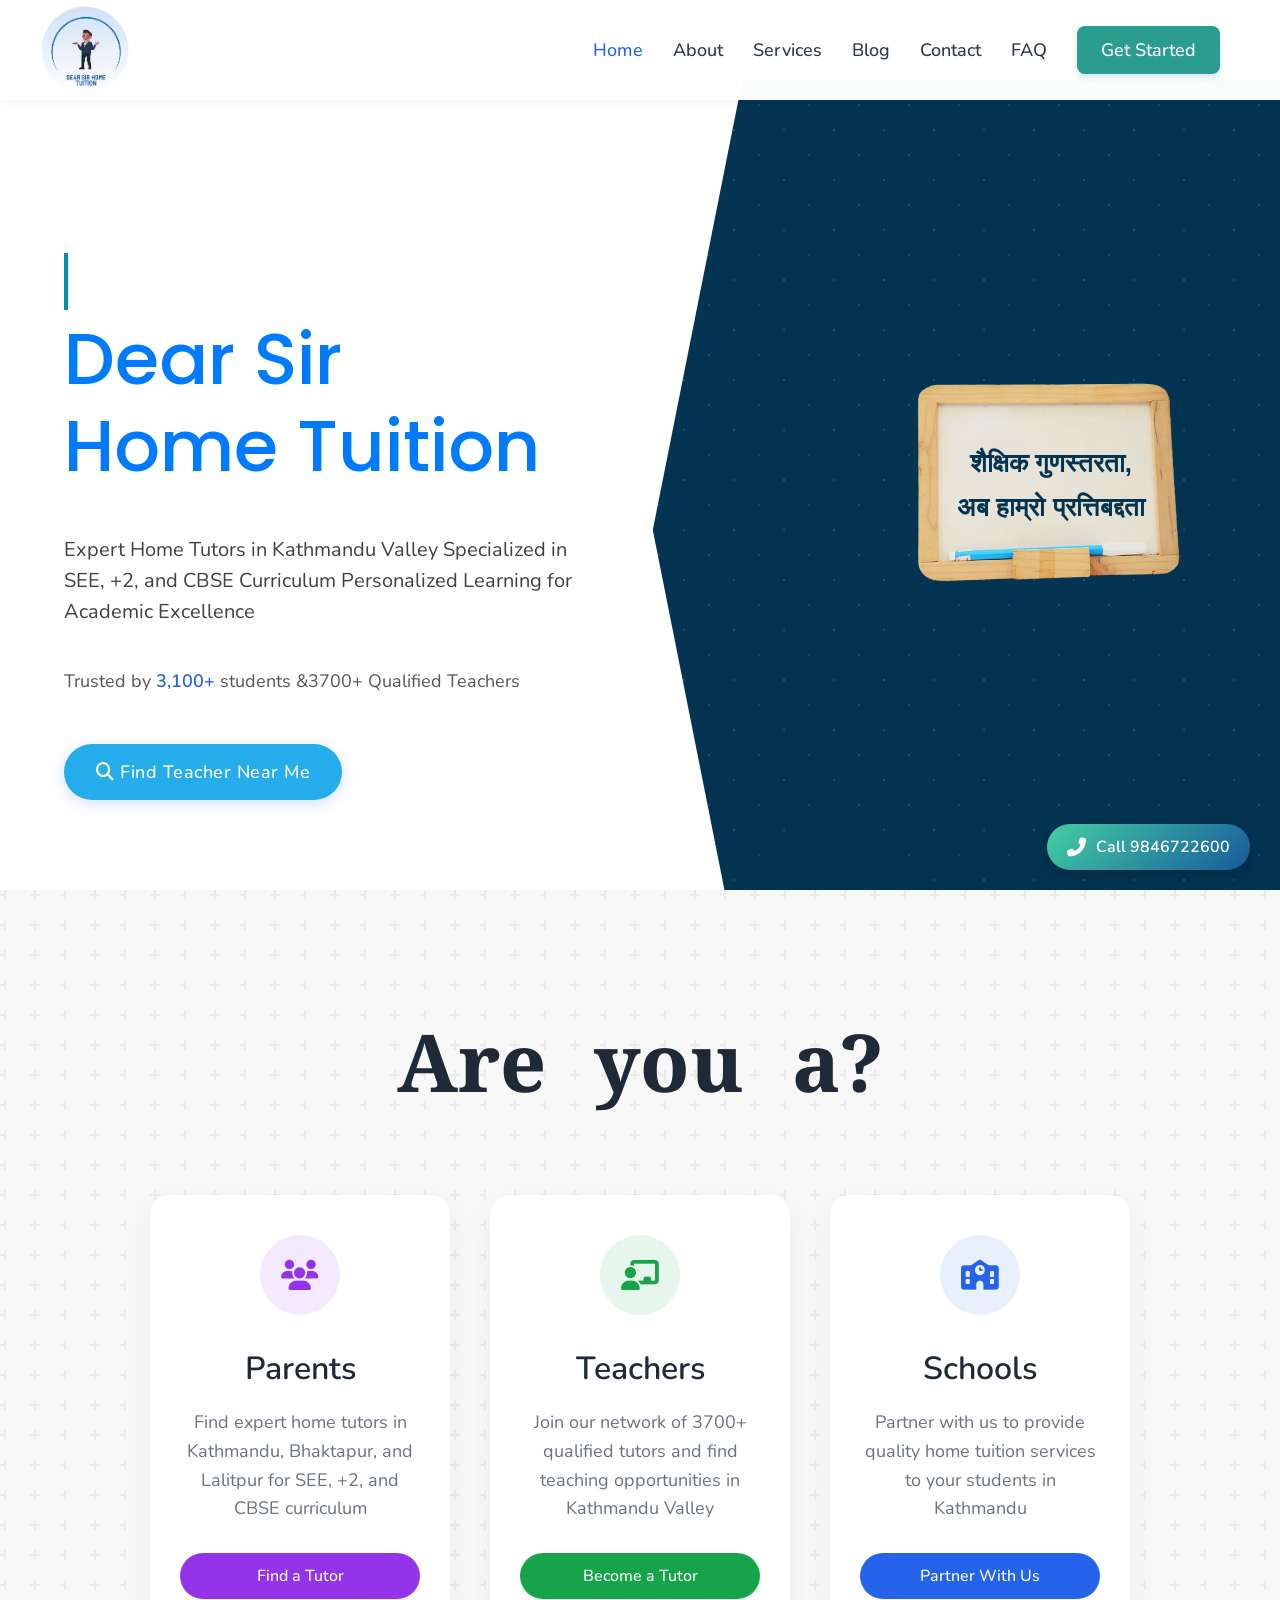
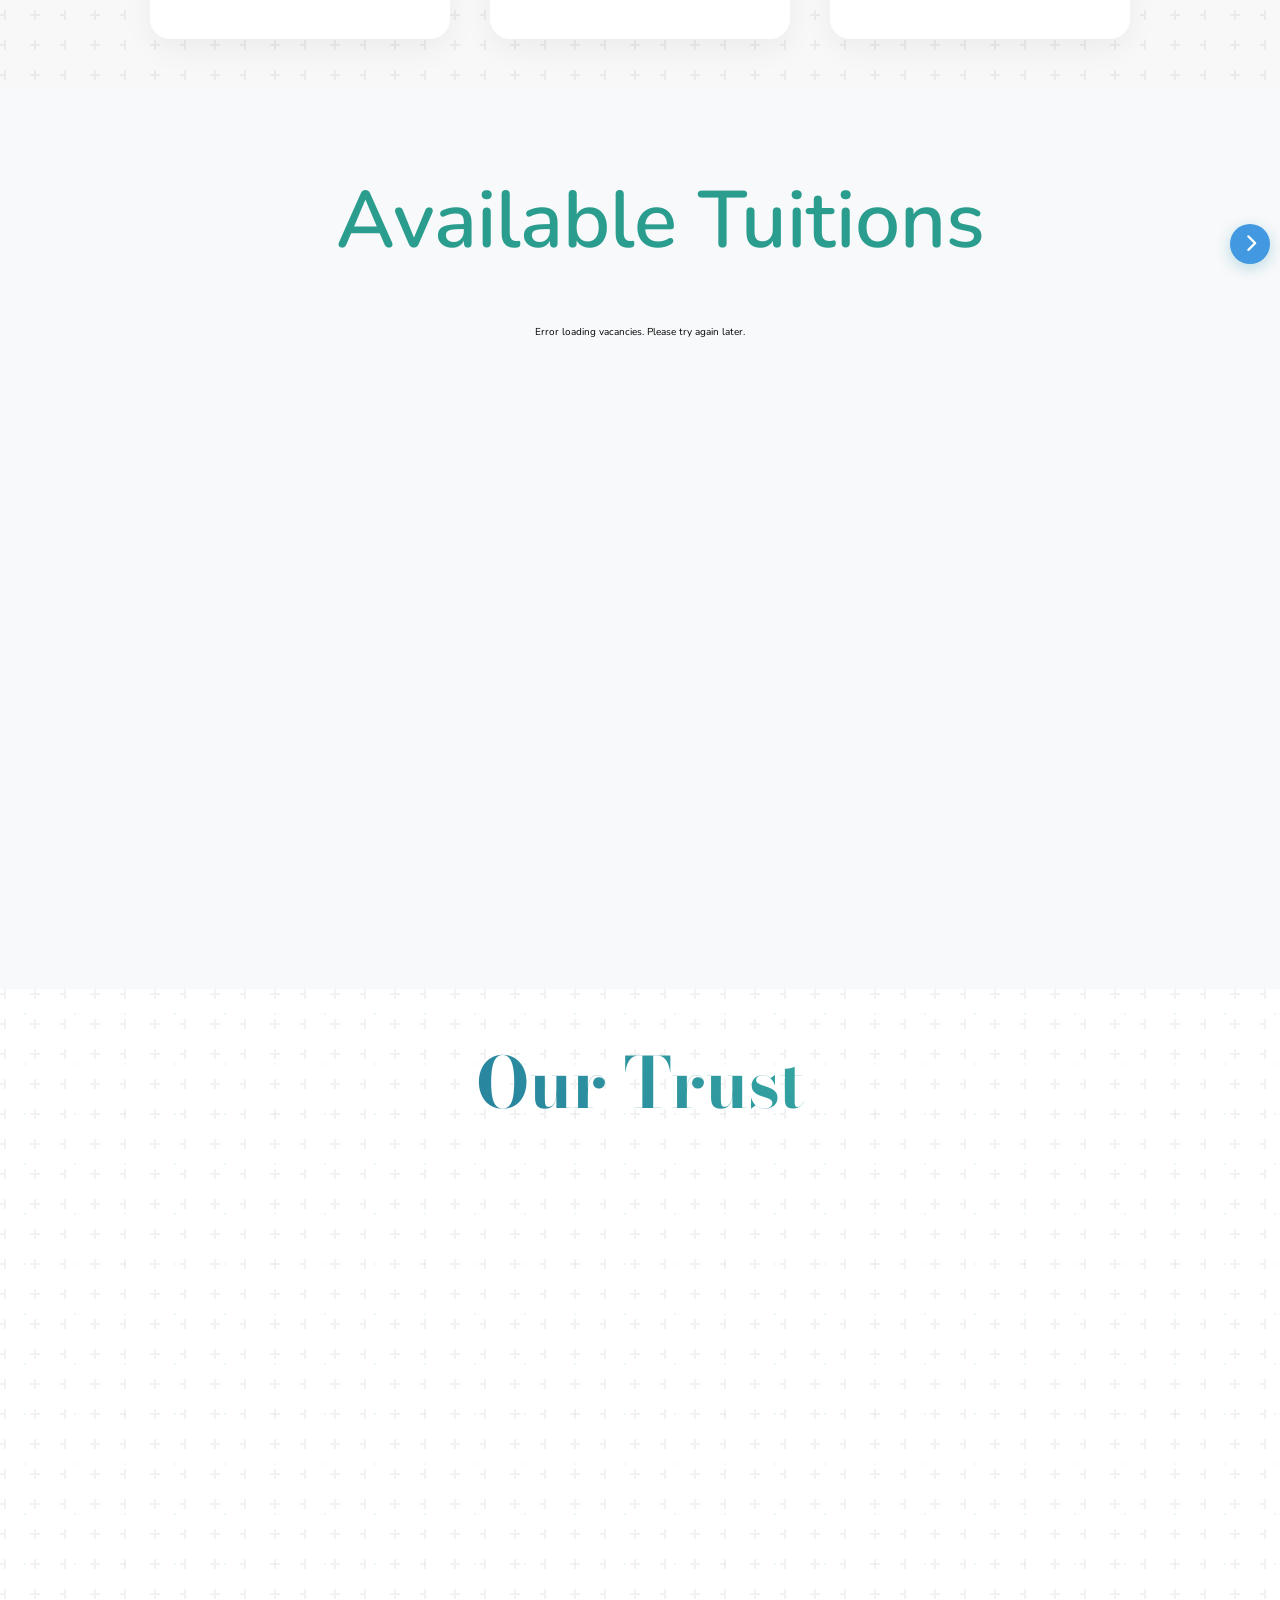
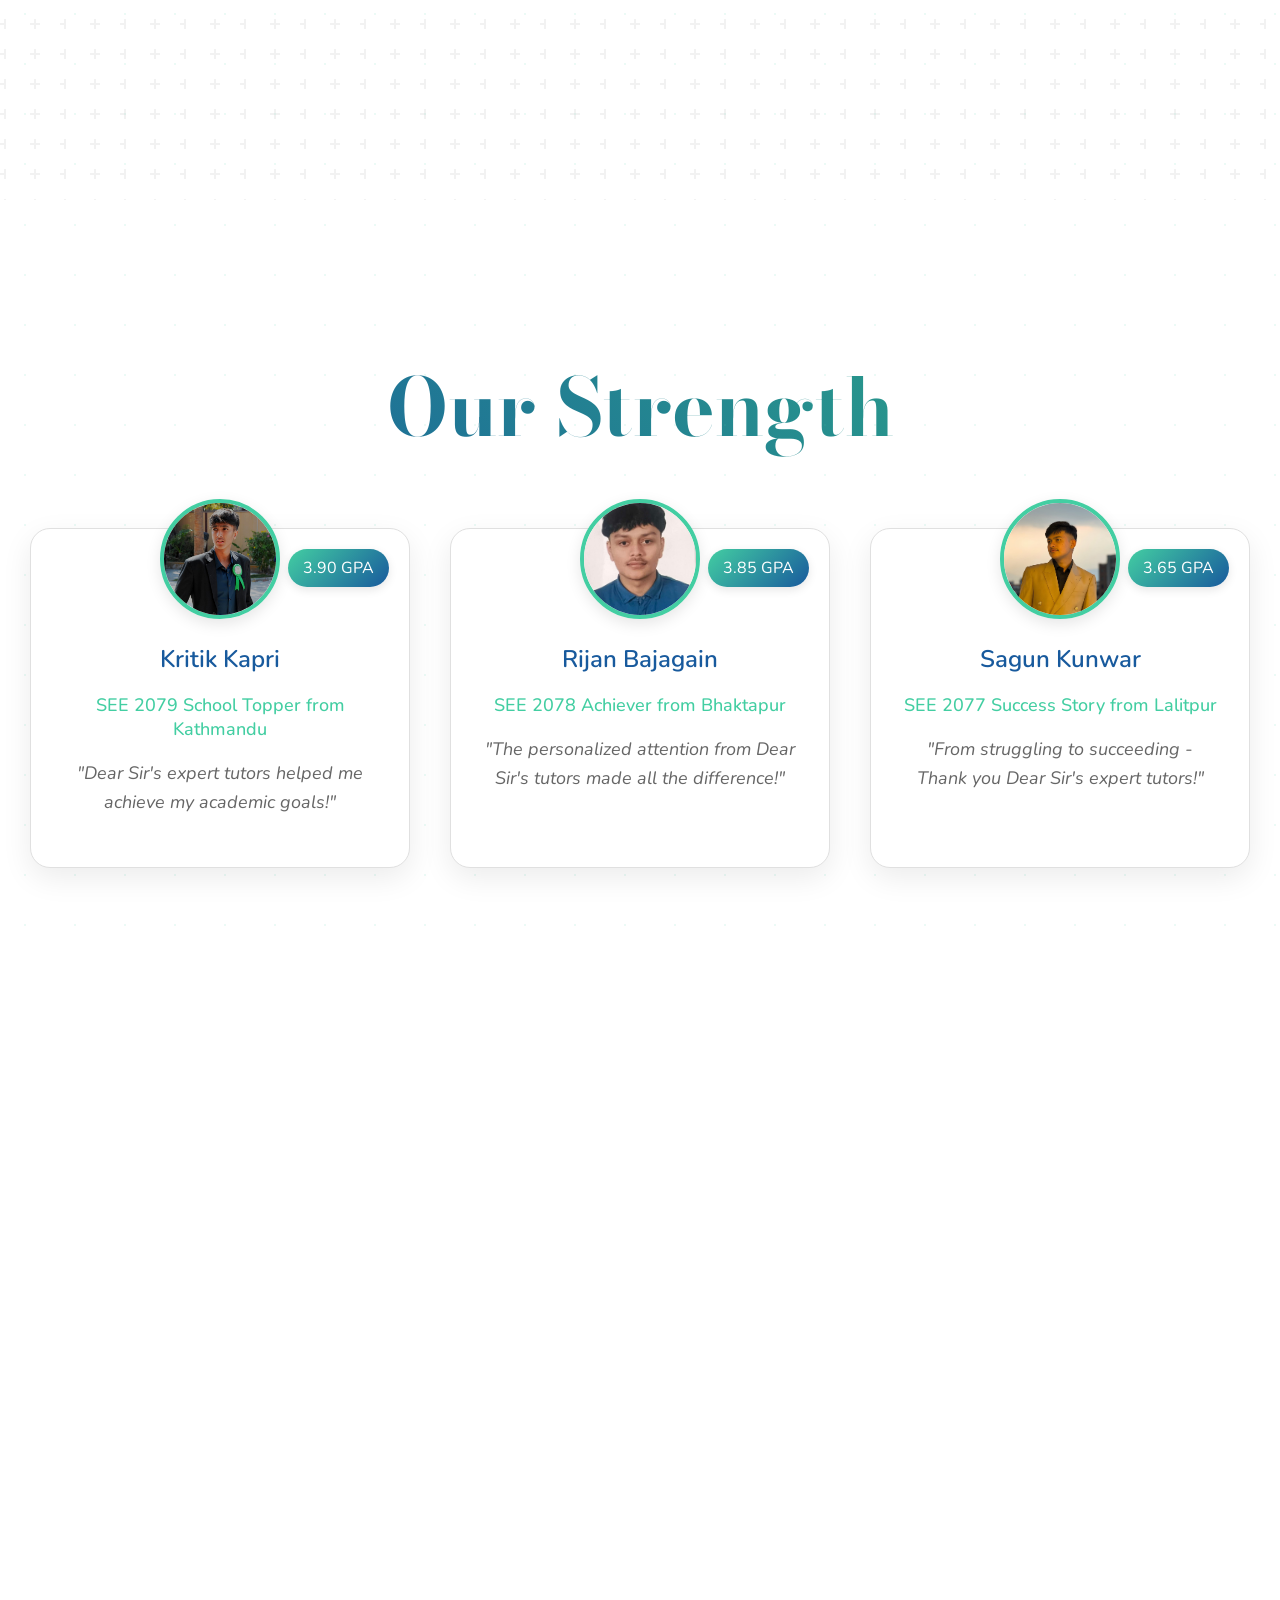
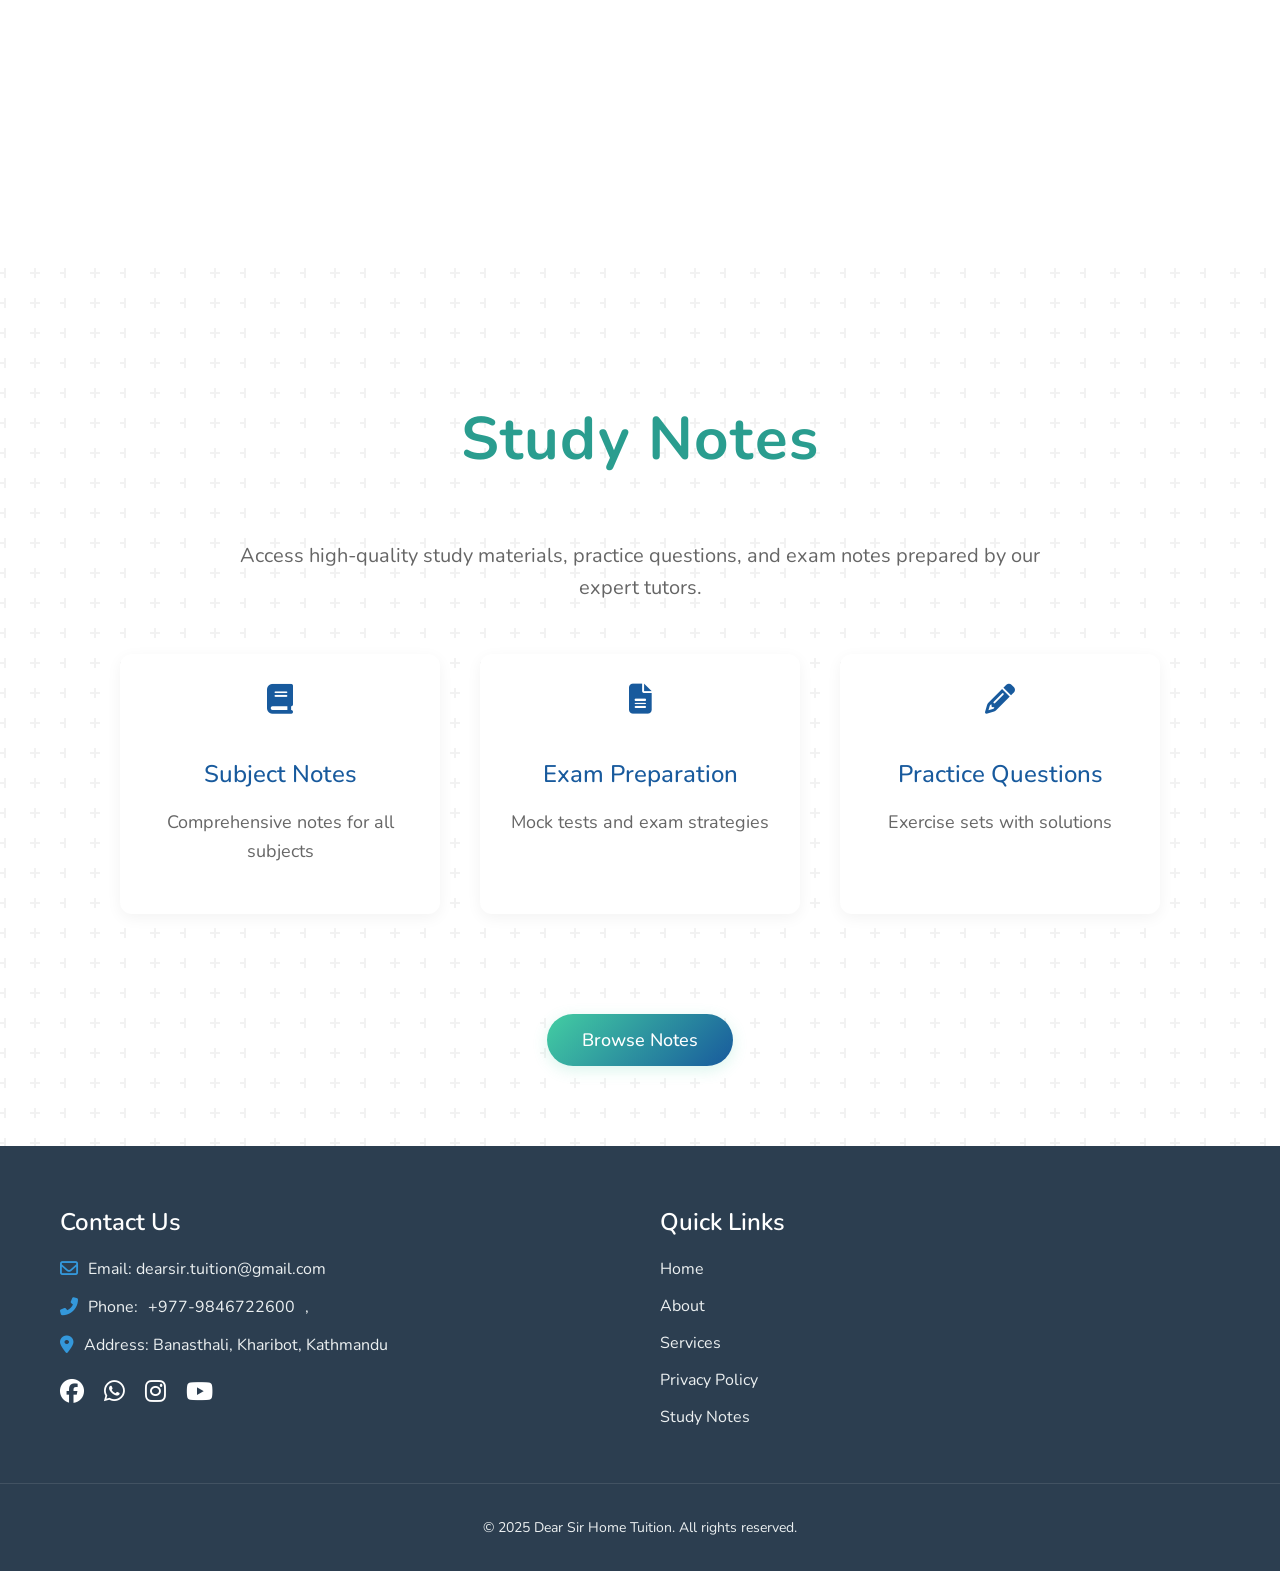
<file: index.html>
<!DOCTYPE html>
<html lang="en" xmlns:mso="urn:schemas-microsoft-com:office:office" xmlns:msdt="uuid:C2F41010-65B3-11d1-A29F-00AA00C14882">
<head>

  <link rel="icon" href="/image/favicon.ico" type="image/x-icon">

  <script async src="https://www.googletagmanager.com/gtag/js?id=G-DXKBVVB6PF"></script>
    <script>
      window.dataLayer = window.dataLayer || [];
      function gtag(){dataLayer.push(arguments);}
      gtag('js', new Date());

      gtag('config', 'G-DXKBVVB6PF');
    </script>

    <meta charset="UTF-8">
    <meta name="viewport" content="width=device-width, initial-scale=1.0">
    <title>Best Home Tuition in Kathmandu | Expert Tutors for SEE, +2| Dear Sir Home Tuition</title>
    <meta name="title" content="Best Home Tuition in Kathmandu | Expert Tutors for SEE, +2">
    <meta name="description" content="Find the best home tutors in Kathmandu Valley for SEE, +2, and CBSE. Expert teachers for Mathematics, Science, and all subjects. 3700+ qualified tutors">
    <meta name="keywords" content="home tuition kathmandu, best tutors kathmandu, SEE tuition, +2 tuition, CBSE tuition, mathematics tutor, science tutor, english tutor, home teacher kathmandu, private tutor">
    <meta name="author" content="Dear Sir Home Tuition">
    <meta name="robots" content="index, follow">
    <meta name="language" content="English">
    <meta name="revisit-after" content="7 days">
    <meta name="geo.region" content="NP">
    <meta name="geo.placename" content="Kathmandu">
    
    <!-- Open Graph Meta Tags -->
    <meta property="og:title" content="Best Home Tuition in  Kathmandu | Expert Tutors for SEE, +2">
    <meta property="og:description" content="Find qualified home tutors in Kathmandu Valley for SEE, +2, and CBSE. Expert teachers for all subjects. 3700+ qualified tutors, 9300+ satisfied students.">
    <meta property="og:image" content="https://dearsirhometuition.com/image/logo.png">
    <meta property="og:url" content="https://dearsirhometuition.com">
    <meta property="og:type" content="website">
    
    <!-- Twitter Card Meta Tags -->
    <meta name="twitter:card" content="summary_large_image">
    <meta name="twitter:title" content="Best Home Tuition in Kathmandu | Expert Tutors">
    <meta name="twitter:description" content="Find qualified home tutors in Kathmandu Valley for SEE, +2, and CBSE. Expert teachers for all subjects.">
    <meta name="twitter:image" content="https://dearsirhometuition.com/image/logo.png">

    <!-- Canonical URL -->
    <link rel="canonical" href="https://dearsirhometuition.com">

    <link rel="preconnect" href="https://fonts.googleapis.com">
    <link rel="preconnect" href="https://fonts.gstatic.com" crossorigin>
    <link rel="preconnect" href="https://cdnjs.cloudflare.com">
    <link href="https://fonts.googleapis.com/css2?family=Poppins:wght@400;500;600&display=swap" rel="stylesheet">
    <link href="https://fonts.googleapis.com/css2?family=Bodoni+Moda:wght@400;700&display=swap" rel="stylesheet">
    <link href="https://fonts.googleapis.com/css2?family=Macondo&display=swap" rel="stylesheet">
    <link href="https://fonts.googleapis.com/css2?family=EB+Garamond:ital,wght@0,400..800;1,400..800&family=Lato:ital,wght@0,100;0,300;0,400;0,700;0,900;1,100;1,300;1,400;1,700;1,900&family=Macondo&family=Montserrat:ital,wght@0,100..900;1,100..900&family=Noto+Sans+Mongolian&display=swap" rel="stylesheet">

    <link href="https://fonts.googleapis.com/css2?family=Noto+Serif+Hentaigana:wght@200..900&display=swap" rel="stylesheet">
    
    

    <link rel="stylesheet" href="style.css">
    <link rel="stylesheet" href="https://cdnjs.cloudflare.com/ajax/libs/font-awesome/6.5.1/css/all.min.css" integrity="sha512-DTOQO9RWCH3ppGqcWaEA1BIZOC6xxalwEsw9c2QQeAIftl+Vegovlnee1c9QX4TctnWMn13TZye+giMm8e2LwA==" crossorigin="anonymous" referrerpolicy="no-referrer" />

    <script type="application/ld+json">
    {
      "@context": "https://schema.org",
      "@graph": [
        {
          "@type": ["EducationalOrganization", "LocalBusiness", "Service"],
          "@id": "https://dearsirhometuition.com/#organization",
          "name": "Dear Sir Home Tuition",
          "url": "https://dearsirhometuition.com/",
          "logo": "https://dearsirhometuition.com/image/logo.png",
          "description": "Dear Sir provides expert home tuition services across Kathmandu Valley, including Kathmandu, Bhaktapur, and Lalitpur, Nepal. Find qualified tutors for all subjects and academic levels.",
          "contactPoint": [
            {
              "@type": "ContactPoint",
              "telephone": "+9779846722600",
              "contactType": "Customer Service",
              "areaServed": "NP",
              "availableLanguage": ["English", "Nepali"]
            },
             {
              "@type": "ContactPoint",
              "email": "info@dearsirhometuition.com",
              "contactType": "Customer Service"
            }
          ],
          "areaServed": [
            { "@type": "City", "name": "Kathmandu" },
            { "@type": "City", "name": "Bhaktapur" },
            { "@type": "City", "name": "Lalitpur" },
            { "@type": "AdministrativeArea", "name": "Kathmandu Valley" }
          ],

          "sameAs": [
            "https://www.facebook.com/profile.php?id=61573795923431", 
            "https://www.instagram.com/dearsirhome/", 
            "https://www.linkedin.com/company/dear-sir-home-tuition/", 
            "https://g.co/kgs/kKPvyww"             
          ],
           "address": {
             "@type": "PostalAddress",
             "streetAddress": "Banasthali, Kharibot, Raniban",
             "addressLocality": "Kathmandu",
             "addressRegion": "Bagmati",
             "postalCode": "33300",
             "addressCountry": "NP"
           },
           "openingHoursSpecification": [
              {
                "@type": "OpeningHoursSpecification",
                "dayOfWeek": [ "Monday", "Tuesday", "Wednesday", "Thursday", "Friday", "Saturday", "Sunday" ],
                "opens": "09:00",
                "closes": "17:00"
              }
           ],
            "geo": {
               "@type": "GeoCoordinates",
               "latitude": "27.731584",
               "longitude": "85.292967"
            },

           "aggregateRating": {
              "@type": "AggregateRating",
              "ratingValue": "4.9",
              "reviewCount": "122",
              "bestRating": "5"
           },
           "hasOfferCatalog": {
               "@type": "OfferCatalog",
               "name": "Home Tuition Subjects and Levels",
               "itemListElement": [

                   {
                       "@type": "OfferCatalog",
                       "name": "SEE Preparation",
                       "itemListElement": [
                           { "@type": "Service", "name": "SEE Mathematics Tuition" },
                           { "@type": "Service", "name": "SEE Science Tuition" },
                           { "@type": "Service", "name": "SEE English Tuition" },
                           { "@type": "Service", "name": "SEE Nepali Tuition" },
                           { "@type": "Service", "name": "SEE Social Studies Tuition" }
                       ]
                   },

                   {
                       "@type": "OfferCatalog",
                       "name": "+2 Science Home Tuition",
                       "itemListElement": [
                           { "@type": "Service", "name": "+2 Mathematics Tuition" },
                           { "@type": "Service", "name": "+2 Physics Tuition" },
                           { "@type": "Service", "name": "+2 Chemistry Tuition" }
                       ]
                   },

                   {
                       "@type": "OfferCatalog",
                       "name": "+2 Management Home Tuition",
                       "itemListElement": [
                           { "@type": "Service", "name": "+2 Account Tuition" },
                           { "@type": "Service", "name": "+2 Economics Tuition" },
                           { "@type": "Service", "name": "+2 Business Math Tuition" }
                       ]
                   },
                   {
                       "@type": "OfferCatalog",
                       "name": "CBSE Home Tuition",
                       "itemListElement": [
                           { "@type": "Service", "name": "CBSE Mathematics Tuition" },
                           { "@type": "Service", "name": "CBSE Science Tuition" },
                           { "@type": "Service", "name": "CBSE English Tuition" }
                       ]
                   }
               ]
           }
        },
        {
          "@type": "Review",
          "@id": "https://dearsirhometuition.com/#review-shreedhar-khanal",
          "itemReviewed": {
            "@type": ["EducationalOrganization", "Service"],
            "@id": "https://dearsirhometuition.com/#organization",
            "name": "Dear Sir Home Tuition"
          },
          "reviewBody": "Dear Sir Home Tuition is the well-managed platform to connect students, parents and teachers.",
          "author": {
            "@type": "Person",
            "name": "Dr. Shreedhar Khanal",
             "description": "Writer & Trainer"
          },
          "reviewRating": {
            "@type": "Rating",
            "ratingValue": "5"
          }
        },
        {
          "@type": "Review",
          "@id": "https://dearsirhometuition.com/#review-renuka-sapkota",
          "itemReviewed": {
            "@type": ["EducationalOrganization", "Service"],
            "@id": "https://dearsirhometuition.com/#organization",
            "name": "Dear Sir Home Tuition"
          },
          "reviewBody": "मेरो बाबूले SEE मा 3.85 GPA र +2 मा 3.73 सहित उत्तीर्ण गरेको छ । डियर सर होम ट्युसन लाई धेरै धेरै धन्यवाद व्यक्त गर्दछु",
          "author": {
            "@type": "Person",
            "name": "Mrs. Renuka Sapkota",
             "description": "Parent"
          },
          "reviewRating": {
            "@type": "Rating",
            "ratingValue": "5"
          }
        },
         {
          "@type": "Review",
          "@id": "https://dearsirhometuition.com/#review-krish-devkota",
          "itemReviewed": {
            "@type": ["EducationalOrganization", "Service"],
            "@id": "https://dearsirhometuition.com/#organization",
            "name": "Dear Sir Home Tuition"
          },
          "reviewBody": "The personalized attention and teaching methods have helped me improve my grades significantly. Highly recommended!!",
          "author": {
            "@type": "Person",
            "name": "Krish Devkota",
            "description": "Grade 10 Student"
          }
        },
         {
          "@type": "Review",
          "@id": "https://dearsirhometuition.com/#review-sabita-pokhrel",
          "itemReviewed": {
            "@type": ["EducationalOrganization", "Service"],
            "@id": "https://dearsirhometuition.com/#organization",
            "name": "Dear Sir Home Tuition"
          },
          "reviewBody": "शिक्षकहरुको लगनशीलता र साथ सहयोगले गर्दा मेरो नानीको SEE मा राम्रो नतिजा आएको छ ।",
          "author": {
            "@type": "Person",
            "name": "Mrs. Sabita Pokhrel",
            "description": "Parent"
          }
        }
      ]
    }
    </script>

</head>
<body class="body">

    <!-- Navbar  -->
 
   <!-- Navbar -->
<nav class="navbar">
  <div class="nav-content">
    <a href="/" class="nav-brand">
      <img src="image/logo.png" alt="Dear Sir Logo" class="logo" style="height: 35rem !important; width: auto !important;">
    </a>
    <ul class="nav-links mobile-full">
      <li><a href="index.html" class="active">Home</a></li>
      <li><a href="about.html">About</a></li>
      <li><a href="services.html">Services</a></li>
      <li><a href="Blog/blog.html">Blog</a></li>
      <li><a href="https://wa.me/+9779767478036">Contact</a></li>
      <li><a href="faq.html">FAQ</a></li>
      <li><button class="nav-cta" onclick="window.location.href='Apply/parent.html'">Get Started</button></li>
      <li id="profileContainer" class="nav-item">
        <div class="profile-dropdown">
          <div class="profile-trigger">
            <i class="fas fa-user-circle"></i>
          </div>
          <div class="dropdown-content">
            <a href="Apply/teacherProfile.html"><i class="fas fa-tachometer-alt"></i> Dashboard</a>
            <a href="Apply/vacancies.html"><i class="fas fa-briefcase"></i> View Vacancies</a>
            <a href="Apply/myApplications.html"><i class="fas fa-file-alt"></i> My Applications</a>
            <a href="Apply/editProfile.html"><i class="fas fa-user-edit"></i> Edit Profile</a>
            <a href="#" onclick="logoutTeacher()"><i class="fas fa-sign-out-alt"></i> Logout</a>
          </div>
        </div>
      </li>
    </ul>
    <div class="hamburger">
      <span class="bar"></span>
      <span class="bar"></span>
      <span class="bar"></span>
    </div>
  </div>
</nav>


    <!-- End of Navbar  -->

    <div class="container">
        
        
        <!-- Section 1 -->
        <section class="section-1">
          <div class="hero-left">
            <h1 class="visually-hidden">Best Home Tuition in Kathmandu | Expert Tutors for SEE, +2</h1> 
            <h2 class="hero-title">
              <span id="welcome-text" class="welcome-text">Welcome to</span>
              <div class="dear-text" style="margin-bottom: 3rem !important;">
                <span class="line1">Dear Sir</span>
                <span class="line2">Home Tuition</span>
              </div>
            </h2>
            <div class="hero-subtitle" style="margin-bottom: 4rem !important;">
              <span>Expert Home Tutors in Kathmandu Valley</span>
              <span>Specialized in SEE, +2, and CBSE Curriculum</span>
              <span>Personalized Learning for Academic Excellence</span>
            </div>
            <div class="trusted-text" style="margin-bottom: 5rem !important;">
              <span>Trusted by <span class="trusted-number">3,100+</span> students</span>
              <span>&3700+ Qualified Teachers</span>
             
            </div>
            
            <div class="hero-buttons" style="margin-top: 2rem !important;">
              <button class="primary-btn" onclick="window.location.href='Apply/parent.html'">
                <i class="fas fa-search"></i> Find Teacher near me 
              </button>
            </div>
          </div>
          <div class="hero-right">
            
         
            <div class="sketchfab-embed-wrapper">
              <iframe 
                title="School Teacher" 
                frameborder="0" 
                allowfullscreen 
                mozallowfullscreen="true" 
                webkitallowfullscreen="true" 
                allow="autoplay; fullscreen; xr-spatial-tracking" 
                xr-spatial-tracking 
                execution-while-out-of-viewport 
                execution-while-not-rendered 
                web-share 
                style="opacity: 0;"
                onload="this.style.opacity=1;"
                src="https://sketchfab.com/models/dcbd0761567b41ce9da34f24a3dd9b31/embed?preload=1&transparent=1&autostart=1&ui_controls=0&ui_infos=0&ui_watermark=0&ui_help=0&ui_settings=0&ui_inspector=0&ui_annotations=0&ui_stop=0&ui_vr=0&ui_fullscreen=0&ui_animations=0&ui_hint=0&ui_ar=0&ui_fadeout=0">
              </iframe>
              <div class="pointer-overlay"></div>
              <div class="model-overlay"></div>
            </div>
            <div class="whiteboard-container">
              <img src="image/whiteboard2.png" alt="Whiteboard" class="whiteboard-small">
              <div class="whiteboard-text">
                <p class="nepali-text">शैक्षिक गुणस्तरता,</p>
                <p class="nepali-text">अब हाम्रो प्रत्तिबद्दता</p>
              </div>
              
            </div>
          </div>
        </section>

        <!-- End Section 1 -->




        <!-- Section 2 -->
        <section class="section-2">
    <!--      <div id="particles-js"></div>   Add this container for particles --> 
          <div class="section-content">    
            <h2 class="role-heading">Are you a?</h2>
            <div class="role-cards-container">
              <div class="role-card parent-card" onclick="window.location.href='Apply/parent.html'">
                <div class="icon-circle">
                  <i class="fas fa-users"></i>
                </div>
                <h3>Parents</h3>
                <p>Find expert home tutors in Kathmandu, Bhaktapur, and Lalitpur for SEE, +2, and CBSE curriculum</p>
                <button class="role-btn parent-btn">
                  Find a Tutor
                </button>
              </div>

              <div class="role-card teacher-card" onclick="window.location.href='Apply/teacher.html'">
                <div class="icon-circle">
                  <i class="fas fa-chalkboard-teacher"></i>
                </div>
                <h3>Teachers</h3>
                <p>Join our network of 3700+ qualified tutors and find teaching opportunities in Kathmandu Valley</p>
                <button class="role-btn teacher-btn">
                  Become a Tutor
                </button>
              </div>

              <div class="role-card school-card" onclick="window.location.href='Apply/school.html'">
                <div class="icon-circle">
                  <i class="fas fa-school"></i>
                </div>
                <h3>Schools</h3>
                <p>Partner with us to provide quality home tuition services to your students in Kathmandu</p>
                <button class="role-btn school-btn">
                  Partner With Us
                </button>
              </div>
            </div>
          </div>
        </section>

        <!-- End of Section 2 -->

        
        <section class="vacancies-section">
          <div class="vacancies-container">
            <h2 class="section-title"><span>Available Tuitions</span></h2>
            <button class="slider-nav prev" onclick="slideVacancies('left')">
              <i class="fas fa-chevron-left"></i>
            </button>
            <button class="slider-nav next" onclick="slideVacancies('right')">
              <i class="fas fa-chevron-right"></i>
            </button>
            <div id="vacanciesList" class="vacancies-slider"></div>
          </div>
        </section>
        

  <!-- Our Trust Section -->
<section class="our-trust">
    <h2 class="trust-heading">Our Trust</h2>
    <div class="testimonials-grid">
      <!-- Teacher Testimonial -->
      <div class="testimonial-card">
        <div class="testimonial-photo">
          <img src="image/Shreedhar_Khanal.jpg" alt="Dr. Shreedhar Khanal - Education Expert">
        </div>
        <div class="testimonial-content">
          <p class="testimonial-text">"Dear Sir Home Tuition is the most trusted platform in Kathmandu for connecting students, parents, and qualified teachers. Their commitment to quality education is exceptional."</p>
          <h3 class="testimonial-author">Dr. Shreedhar Khanal</h3>
          <p class="testimonial-role">Writer & Trainer</p>
        </div>
      </div>
  
      <!-- Parent Testimonial -->
      <div class="testimonial-card">
        <div class="testimonial-photo">
          <img src="image/Renuka_Sapkota2.jpg" alt="Mrs. Renuka Sapkota - Satisfied Parent">
        </div>
        <div class="testimonial-content">
          <p class="testimonial-text">"मेरो बाबूले SEE मा 3.85 GPA र +2 मा 3.73 सहित उत्तीर्ण गरेको छ। डियर सर होम ट्युसन लाई धेरै धेरै धन्यवाद व्यक्त गर्दछु। काठमाडौंमा सबैभन्दा राम्रो होम ट्युसन सेवा।"</p>
          <h3 class="testimonial-author">Mrs. Renuka Sapkota</h3>
          <p class="testimonial-role">Parent from Kathmandu</p>
        </div>
      </div>
  
      <!-- Student Testimonial -->
      <div class="testimonial-card">
        <div class="testimonial-photo">
          <img src="image/Krish_Devkota.jpg" alt="Krish Devkota - Grade 10 Student">
        </div>
        <div class="testimonial-content">
          <p class="testimonial-text">"The personalized attention and expert teaching methods from Dear Sir's tutors have helped me improve my grades significantly. Best home tuition service in Kathmandu!"</p>
          <h3 class="testimonial-author">Krish Devkota</h3>
          <p class="testimonial-role">Grade 10 Student, Kathmandu</p>
        </div>
      </div>
  
      <!-- Another Testimonial -->
      <div class="testimonial-card">
        <div class="testimonial-photo">
          <img src="image/Sabita_Pokhrel2.jpg" alt="Mrs. Sabita Pokhrel - Parent">
        </div>
        <div class="testimonial-content">
          <p class="testimonial-text">"शिक्षकहरुको लगनशीलता र साथ सहयोगले गर्दा मेरो नानीको SEE मा राम्रो नतिजा आएको छ। काठमाडौंमा सबैभन्दा विश्वसनीय होम ट्युसन सेवा।"</p>
          <h3 class="testimonial-author">Mrs. Sabita Pokhrel</h3>
          <p class="testimonial-role">Parent from Lalitpur</p>
        </div>
      </div>
    </div>
  </section>


  <!-- Section 5 - Our Strength -->
<section class="our-strength">
  <h2 class="strength-heading">Our Strength</h2>
  
  <div class="achievement-cards">
    <!-- Achievement Card 1 -->
    <div class="achievement-card">
      <div class="student-photo">
        <img src="image/Kritik_Kapri2.jpg" alt="Kritik Kapri - SEE Topper">
      </div>
      <div class="achievement-content">
        <div class="achievement-badge">
          <span>3.90 GPA</span>
        </div>
        <h3 class="student-name">Kritik Kapri</h3>
        <p class="achievement-details">SEE 2079 School Topper from Kathmandu</p>
        <p class="achievement-quote">"Dear Sir's expert tutors helped me achieve my academic goals!"</p>
      </div>
    </div>

    <!-- Achievement Card 2 -->
    <div class="achievement-card">
      <div class="student-photo">
        <img src="image/Rijan_Bajagain.jpg" alt="Rijan Bajagain - SEE Achiever">
      </div>
      <div class="achievement-content">
        <div class="achievement-badge">
          <span>3.85 GPA</span>
        </div>
        <h3 class="student-name">Rijan Bajagain</h3>
        <p class="achievement-details">SEE 2078 Achiever from Bhaktapur</p>
        <p class="achievement-quote">"The personalized attention from Dear Sir's tutors made all the difference!"</p>
      </div>
    </div>

    <!-- Achievement Card 3 -->
    <div class="achievement-card">
      <div class="student-photo">
        <img src="image/Sagun_Kunwar3.jpg" alt="Sagun Kunwar - Academic Success">
      </div>
      <div class="achievement-content">
        <div class="achievement-badge">
          <span>3.65 GPA</span>
        </div>
        <h3 class="student-name">Sagun Kunwar</h3>
        <p class="achievement-details">SEE 2077 Success Story from Lalitpur</p>
        <p class="achievement-quote">"From struggling to succeeding - Thank you Dear Sir's expert tutors!"</p>
      </div>
    </div>
  </div>
</section>



<!-- What We Have Section -->
<section class="what-we-have">
  <h2 class="what-we-have-heading">What We Have</h2>
  
  <div class="qualifications-container">
    <!-- PhD Professor -->
    <div class="qualification-item">
      <div class="qualification-circle phd">
        <span>PhD</span>
      </div>
      <div class="qualification-line"></div>
      <div class="qualification-content">
        <h3 class="qualification-title">PhD Professors</h3>
        <p class="qualification-desc">Highly qualified teachers with doctoral degrees specializing in Mathematics, Physics, and other subjects for SEE, +2, and CBSE curriculum.</p>
        <div class="subject-tags">
          <span>Mathematics</span>
          <span>Physics</span>
          <span>Science</span>
        </div>
      </div>
    </div>

    <!-- Center Circle -->
    <div class="center-circle">
      <i class="fas fa-user-graduate"></i>
      <h2>Expert Tutors</h2>
      <div class="tutor-count">3700+</div>
      <div class="experience-rate">10+ Years Experience</div>
      <div class="location-tag">Kathmandu Valley</div>
    </div>

    <!-- Masters Degree -->
    <div class="qualification-item">
      <div class="qualification-circle masters">
        <span>Masters</span>
      </div>
      <div class="qualification-line"></div>
      <div class="qualification-content">
        <h3 class="qualification-title">Masters Degree Holders</h3>
        <p class="qualification-desc">Experienced educators with Masters degrees providing expert tuition for SEE, +2, and CBSE students across Kathmandu Valley.</p>
        <div class="subject-tags">
          <span>Science</span>
          <span>English</span>
          <span>Mathematics</span>
        </div>
      </div>
    </div>
  </div>
</section>

<!-- Notes Section -->
<section class="notes-section">
  <div class="notes-container">
    <h2 class="notes-heading">Study Notes</h2>
    <p class="notes-description">Access high-quality study materials, practice questions, and exam notes prepared by our expert tutors.</p>
    <div class="notes-categories">
      <div class="note-category">
        <i class="fas fa-book"></i>
        <h3>Subject Notes</h3>
        <p>Comprehensive notes for all subjects</p>
      </div>
      <div class="note-category">
        <i class="fas fa-file-alt"></i>
        <h3>Exam Preparation</h3>
        <p>Mock tests and exam strategies</p>
      </div>
      <div class="note-category">
        <i class="fas fa-pencil-alt"></i>
        <h3>Practice Questions</h3>
        <p>Exercise sets with solutions</p>
      </div>
    </div>
    <button class="notes-btn" onclick="window.location.href='notes.html'">Browse Notes</button>
  </div>
</section>



<footer class="footer">
  <div class="footer-content">
    <!-- Contact Info -->
    <div class="footer-section">
      <h2>Contact Us</h2>
      <div class="contact-info">
        <p>
          <i class="far fa-envelope"></i>
          <a href="mailto:dearsir.tuition@gmail.com">Email: dearsir.tuition@gmail.com</a>
        </p>
        <p>
          <i class="fas fa-phone-alt"></i>
          Phone: <a href="tel:+9779846722600">+977-9846722600</a>,
          
        </p>
        <p>
          <i class="fas fa-map-marker-alt"></i>
          Address: Banasthali, Kharibot, Kathmandu
        </p>
      </div>
      <!-- Social Media Links -->
      <div class="social-links">
        <a href="https://www.facebook.com/share/1PNnUetz7Z/" target="_blank" class="social-link">
          <i class="fab fa-facebook"></i>
        </a>
        <a href="https://wa.me/+9779846722600" target="_blank" class="social-link">
          <i class="fab fa-whatsapp"></i>
        </a>
        <a href="https://www.instagram.com/dearsirhome?igsh=MWFmaDdvZGg0em9ibQ==" target="_blank" class="social-link">
          <i class="fab fa-instagram"></i>
        </a>
          <a href=https://youtube.com/@dearsirhometuition?si=Ao-_BuNyDNCQ2gVK target="_blank" class="social-link">
          <i class="fab fa-youtube"></i>
        </a>
      </div>
    </div>


    <!-- Quick Links -->
    <div class="footer-section">
      <h2>Quick Links</h2>
      <ul class="quick-links">
        <li><a href="index.html">Home</a></li>
        <li><a href="about.html">About</a></li>
        <li><a href="services.html">Services</a></li>
        <li><a href="privacy.html">Privacy Policy</a></li>
        <li><a href="notes.html">Study Notes</a></li>
      </ul>
    </div>
  </div>
</a>
  <!-- Copyright -->
  <div class="footer-bottom">
    <p>&copy; 2025 Dear Sir Home Tuition. All rights reserved.</p>
  </div>
</footer>



<div class="floating-contact">
  <a href="tel:+977-9846722600" class="contact-btn">
    <i class="fas fa-phone-alt"></i>
    <span>Call 9846722600</span>
  </a>
</div>



<!-- For background --  Particles.js -->



<style>
  .visually-hidden {
  position: absolute !important; /* Use !important to ensure it overrides other styles if necessary */
  width: 1px !important;
  height: 1px !important;
  padding: 0 !important;
  margin: -1px !important; /* Negative margin to pull it off-screen */
  overflow: hidden !important;
  clip: rect(0, 0, 0, 0) !important;
  white-space: nowrap !important; /* Prevents line breaks that could make it take up space */
  border: 0 !important;
}
</style>
<!-- Your existing scripts -->
<script src="script.js"></script>

<script>
  // Check login status and update UI elements immediately on DOM load
  document.addEventListener('DOMContentLoaded', function() {
    checkLoginState();
    
    // Setup hamburger menu toggle - No longer needed, handled in script.js
    // const hamburger = document.querySelector('.hamburger');
    // const navLinks = document.querySelector('.nav-links');
    
    // hamburger.addEventListener('click', function() {
    //   navLinks.classList.toggle('show');
    // });
  });
  
  // Function to check login state and update UI
  function checkLoginState() {
    const profileContainer = document.getElementById('profileContainer');
    const token = localStorage.getItem('token');
    
    if (!token) {
      // User is not logged in
      profileContainer.style.display = 'none';
      return;
    }
    
    // User has a token, show profile dropdown
    profileContainer.style.display = 'block';
    
    // Try to verify token and get latest profile data
    fetch('http://localhost:5000/api/teacher-apply/verify-token', {
      method: 'GET',
      headers: {
        'Authorization': `Bearer ${token}`,
        'Content-Type': 'application/json'
      }
    })
    .then(response => {
      if (response.status === 404) {
        console.warn('API endpoint not found, proceeding with token anyway');
        return { ok: true };
      }
      return response;
    })
    .then(response => {
      if (!response.ok && response.status !== 404) {
        throw new Error('Token invalid');
      }
      
      return fetch('http://localhost:5000/api/teacher-apply/profile', {
        headers: {
          'Authorization': `Bearer ${token}`,
          'Content-Type': 'application/json'
        }
      }).catch(error => {
        console.warn('Error fetching profile, using cached data:', error);
        return null;
      });
    })
    .then(response => {
      if (!response) return null;
      return response.json().catch(e => {
        console.warn('Failed to parse profile response:', e);
        return null;
      });
    })
    .then(data => {
      if (data && data.teacher) {
        localStorage.setItem('teacherData', JSON.stringify(data.teacher));
      }
    })
    .catch(error => {
      console.error('Authentication error:', error);
      
      if (error.message === 'Token invalid') {
        localStorage.removeItem('token');
        localStorage.removeItem('teacherData');
        profileContainer.style.display = 'none';
      }
    });
  }

  // Function to handle logout
  function logoutTeacher() {
    localStorage.removeItem('token');
    localStorage.removeItem('teacherData');
    window.location.href = 'index.html'; // Redirect to home page
  }
  
  // Mobile menu functionality - No longer needed, handled in script.js
  // document.addEventListener('DOMContentLoaded', function() {
  //   const hamburger = document.querySelector('.hamburger');
  //   const navLinks = document.querySelector('.nav-links');
  //   
  //   // Toggle hamburger menu
  //   hamburger.addEventListener('click', function() {
  //     hamburger.classList.toggle('active');
  //     navLinks.classList.toggle('show');
  //   });
  //   
  //   // Close menu when clicking elsewhere
  //   document.addEventListener('click', function(event) {
  //     const isClickInsideNav = navLinks.contains(event.target);
  //     const isClickOnHamburger = hamburger.contains(event.target);
  //     
  //     if (!isClickInsideNav && !isClickOnHamburger && navLinks.classList.contains('show')) {
  //       navLinks.classList.remove('show');
  //       hamburger.classList.remove('active');
  //     }
  //   });
    
    // Handle mobile dropdown menu
  document.addEventListener('DOMContentLoaded', function() {
    const profileDropdown = document.querySelector('.profile-dropdown');
    if (profileDropdown) {
      // For touch devices, add tap functionality
      if ('ontouchstart' in window) {
        profileDropdown.addEventListener('touchstart', function(e) {
          if (window.innerWidth <= 768) {
            e.stopPropagation();
            this.classList.toggle('active');
            const dropdown = this.querySelector('.dropdown-content');
            dropdown.style.display = this.classList.contains('active') ? 'block' : 'none';
          }
        });
      }
    }
  });

  // Force logo size update
  document.addEventListener('DOMContentLoaded', function() {
    const logoImg = document.querySelector('.nav-brand .logo');
    if (logoImg) {
      logoImg.style.height = '35rem';
      logoImg.style.width = 'auto';
      console.log('Logo size updated via JS');
    }
  });
</script>



</body>
</html>
</file>
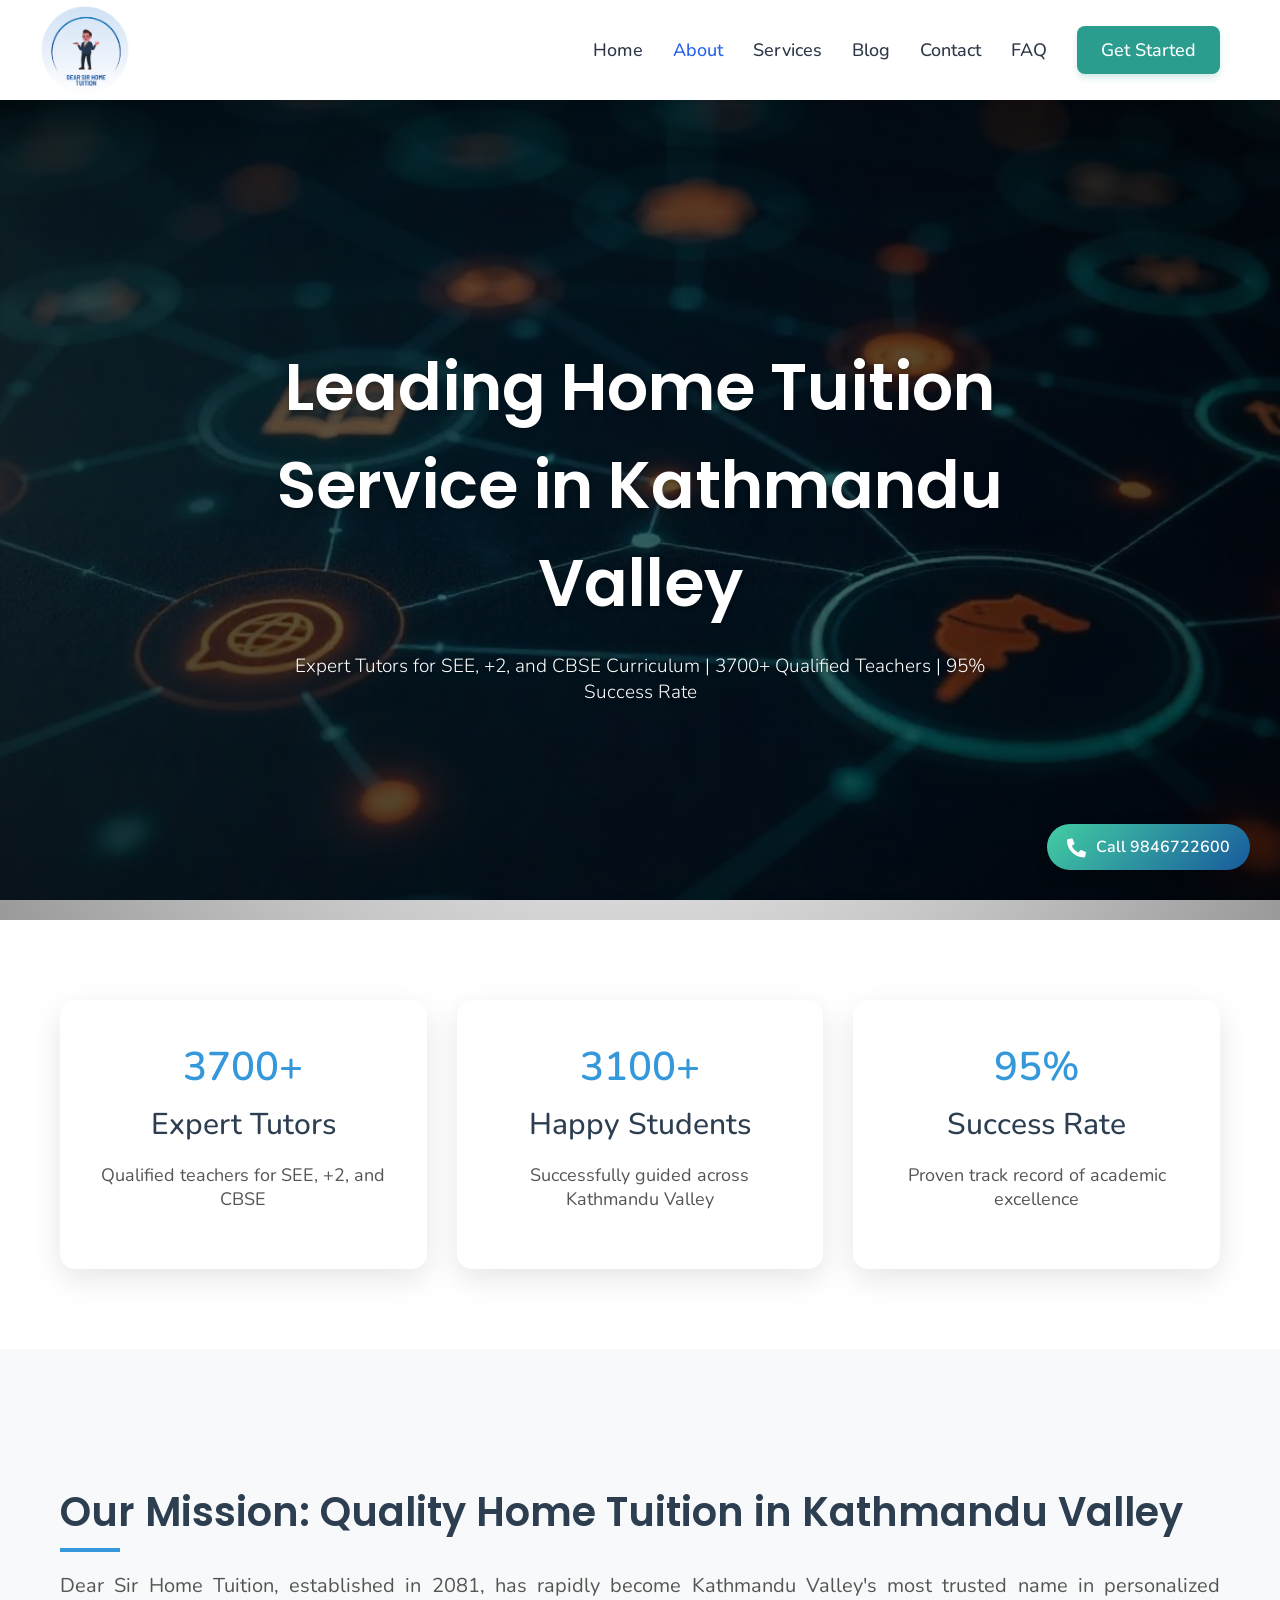
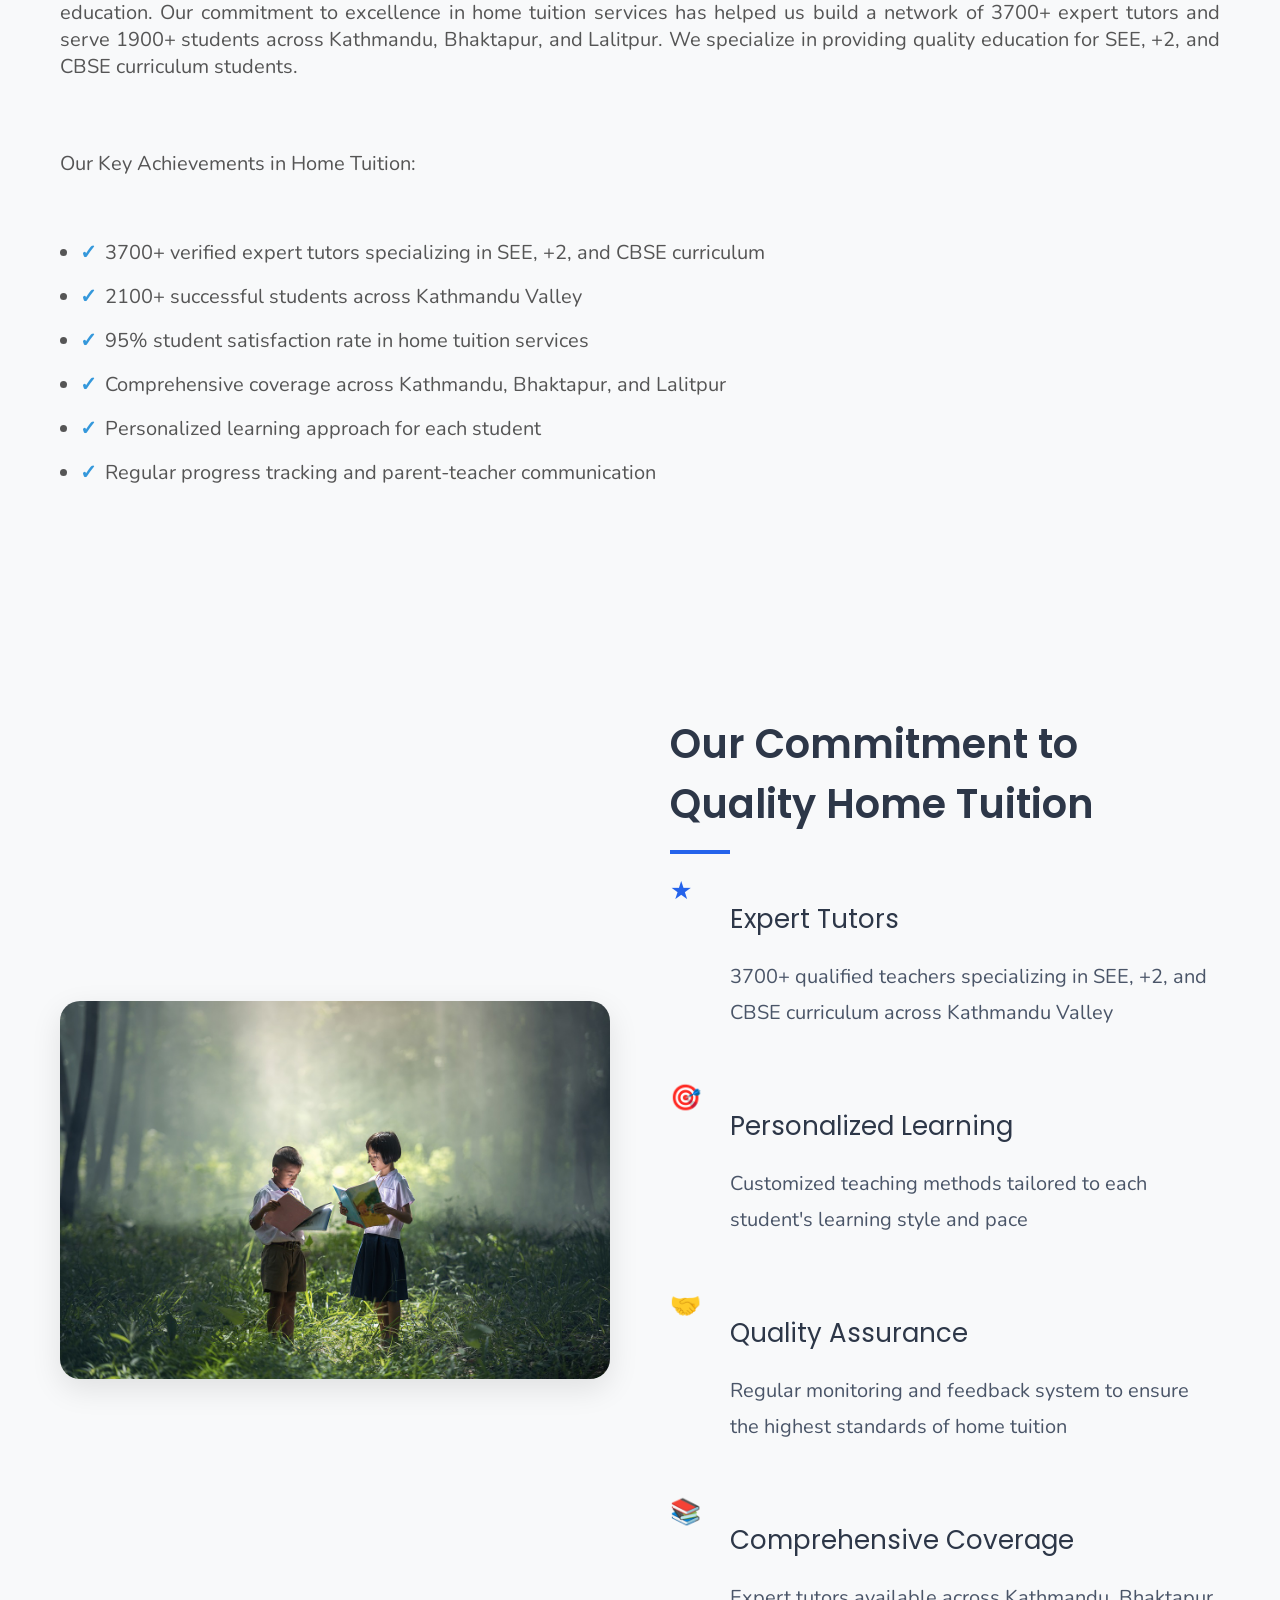
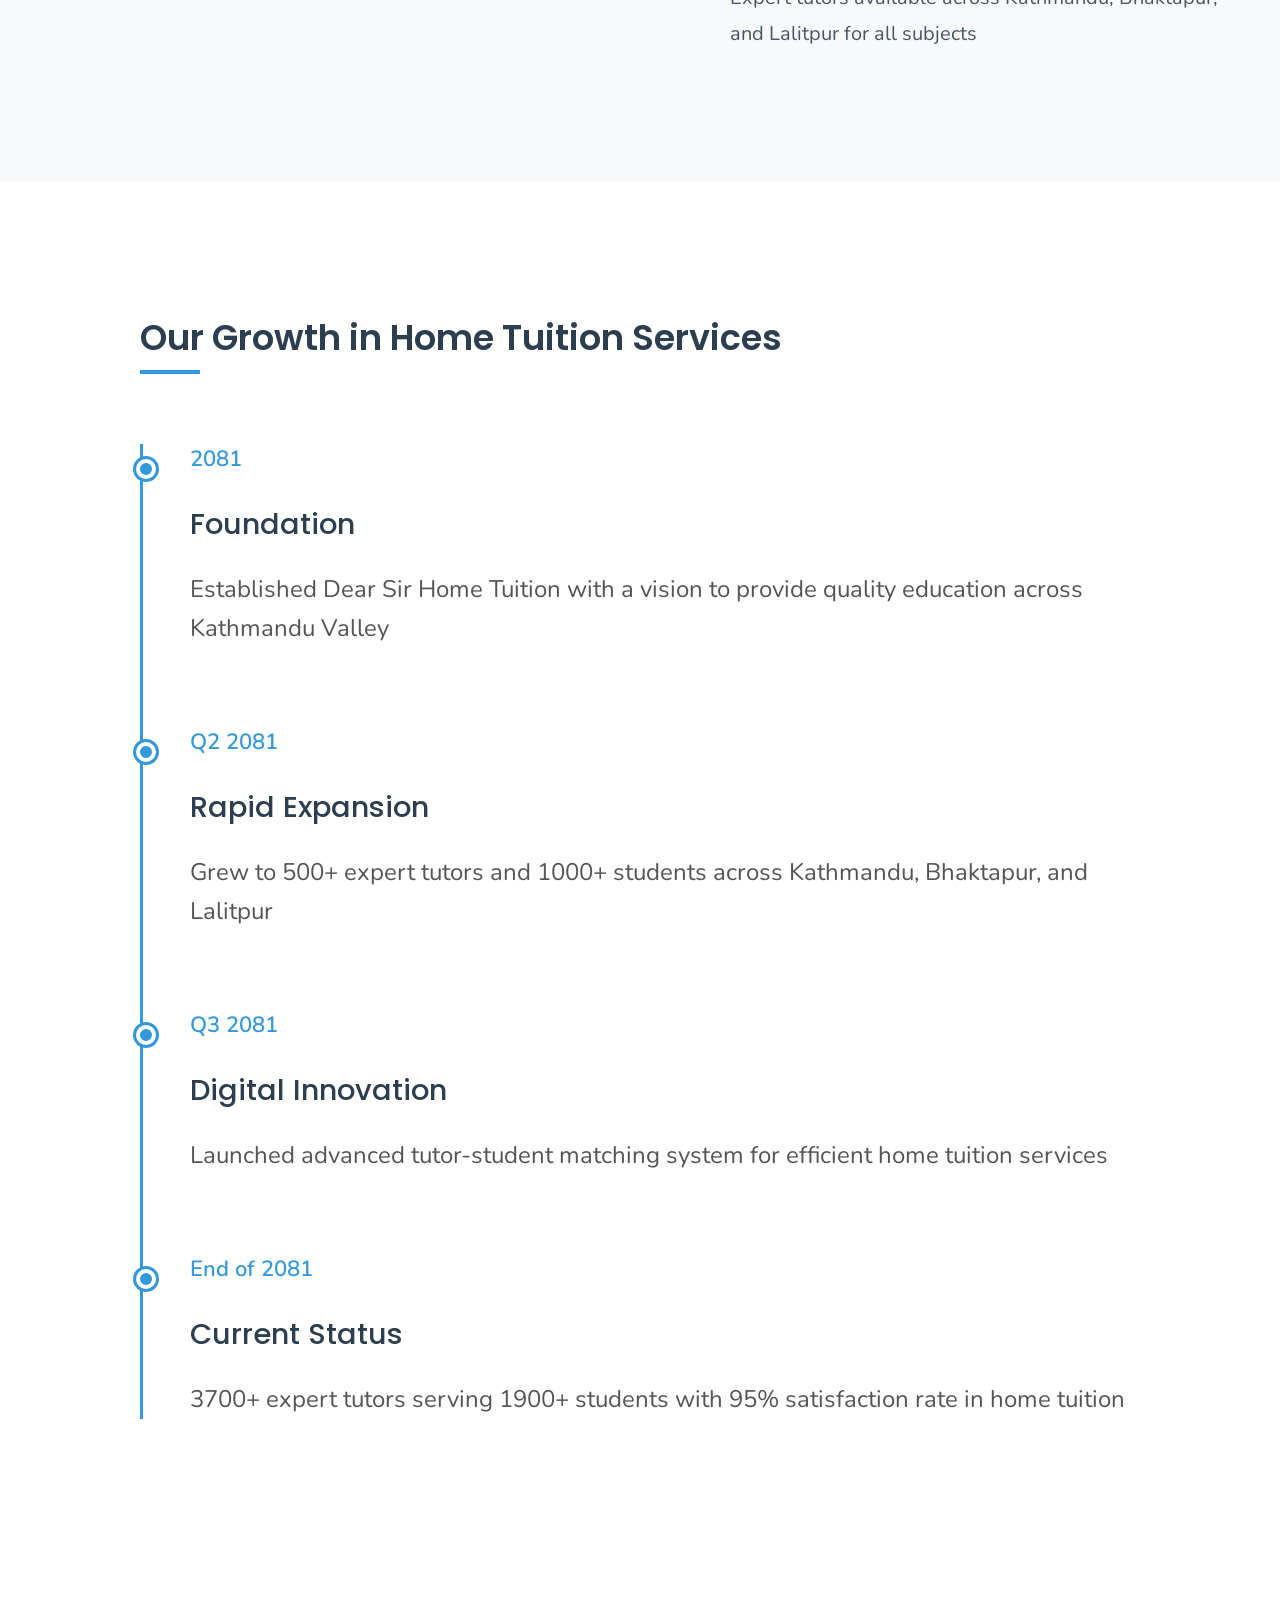
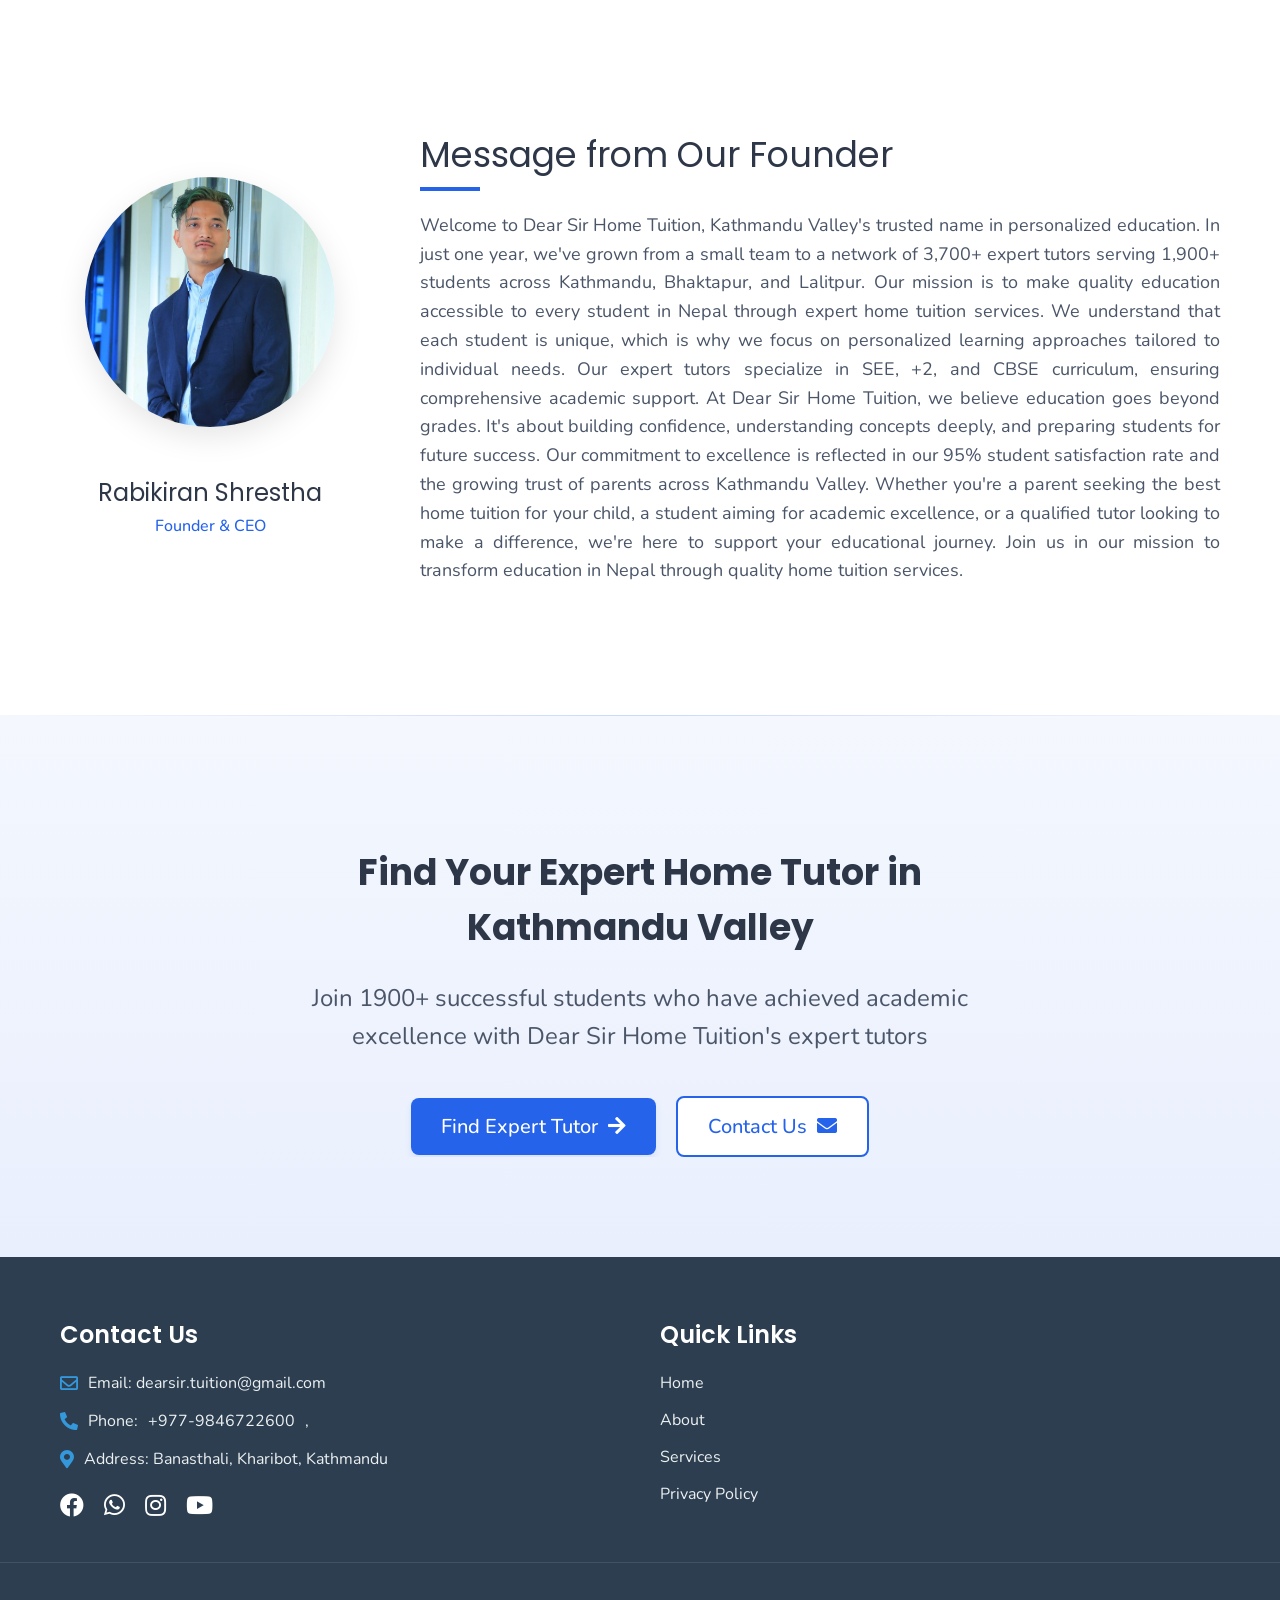
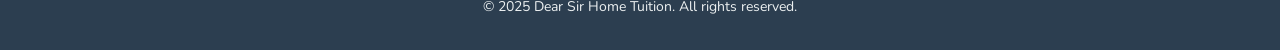
<file: about.html>
<!DOCTYPE html>
<html lang="en">
<head>

     <link rel="icon" href="/image/favicon.ico" type="image/x-icon">

    <script async src="https://www.googletagmanager.com/gtag/js?id=G-DXKBVVB6PF"></script>
    <script>
      window.dataLayer = window.dataLayer || [];
      function gtag(){dataLayer.push(arguments);}
      gtag('js', new Date());

      gtag('config', 'G-DXKBVVB6PF');
    </script>
    
    <meta charset="UTF-8">
    <meta name="viewport" content="width=device-width, initial-scale=1.0">
    <title>About Dear Sir Home Tuition | Expert Tutors in Kathmandu Valley</title>

    <!-- Primary Meta Tags -->
    <meta name="title" content="About Dear Sir Home Tuition | Expert Tutors in Kathmandu Valley">
    <meta name="description" content=" Dear Sir Home Tuition's mission to provide quality education in Kathmandu Valley. 3700+ expert tutors, 1900+ students. Specialized in SEE, +2, and CBSE curriculum.">
    <meta name="keywords" content="home tuition near me,home tuition kathmandu, about dear sir tuition, best tutors kathmandu, SEE tuition, +2 tuition, CBSE tuition, private tutors kathmandu, home teachers">
    <meta name="author" content="Dear Sir Home Tuition">
    <meta name="robots" content="index, follow">
    <meta name="language" content="English">
    <meta name="revisit-after" content="7 days">
    <meta name="geo.region" content="NP">
    <meta name="geo.placename" content="Kathmandu">
    
    <!-- Open Graph Meta Tags -->
    <meta property="og:title" content="About Dear Sir Home Tuition | Expert Tutors in Kathmandu Valley">
    <meta property="og:description" content="Learn about Dear Sir Home Tuition's mission to provide quality education in Kathmandu Valley. 3700+ expert tutors, 1900+ successful students, and 95% satisfaction rate.">
    <meta property="og:image" content="https://dearsirhometuition.com/image/about_bg2.png">
    <meta property="og:url" content="https://dearsirhometuition.com/about.html">
    <meta property="og:type" content="website">
    
    <!-- Twitter Card Meta Tags -->
    <meta name="twitter:card" content="summary_large_image">
    <meta name="twitter:title" content="About Dear Sir Home Tuition | Expert Tutors">
    <meta name="twitter:description" content="Learn about Dear Sir Home Tuition's mission to provide quality education in Kathmandu Valley. 3700+ expert tutors, 1900+ successful students.">
    <meta name="twitter:image" content="https://dearsirhometuition.com/image/about_bg2.png">

    <!-- Canonical URL -->
    <link rel="canonical" href="https://dearsirhometuition.com/about.html">

    <!-- Structured Data -->
    <script type="application/ld+json">
    {
      "@context": "https://schema.org",
      "@type": "AboutPage",
      "mainEntity": {
        "@type": "Organization",
        "name": "Dear Sir Home Tuition",
        "description": "Dear Sir Home Tuition provides expert home tuition services across Kathmandu Valley, specializing in SEE, +2, and CBSE curriculum.",
        "url": "https://dearsirhometuition.com",
        "logo": "https://dearsirhometuition.com/image/logo.png",
        "foundingDate": "2081",
        "founder": {
          "@type": "Person",
          "name": "Rabikiran Shrestha",
          "jobTitle": "Founder & CEO"
        },
        "address": {
          "@type": "PostalAddress",
          "streetAddress": "Banasthali, Kharibot",
          "addressLocality": "Kathmandu",
          "addressRegion": "Bagmati",
          "postalCode": "33300",
          "addressCountry": "NP"
        },
        "contactPoint": {
          "@type": "ContactPoint",
          "telephone": "+9779846722600",
          "contactType": "Customer Service",
          "areaServed": "NP",
          "availableLanguage": ["English", "Nepali"]
        },
        "aggregateRating": {
          "@type": "AggregateRating",
          "ratingValue": "4.9",
          "reviewCount": "122",
          "bestRating": "5"
        },
        "numberOfEmployees": "3700",
        "areaServed": [
          { "@type": "City", "name": "Kathmandu" },
          { "@type": "City", "name": "Bhaktapur" },
          { "@type": "City", "name": "Lalitpur" }
        ],
        "hasOfferCatalog": {
          "@type": "OfferCatalog",
          "name": "Home Tuition Services",
          "itemListElement": [
            {
              "@type": "Offer",
              "itemOffered": {
                "@type": "Service",
                "name": "SEE Home Tuition",
                "description": "Expert tuition for SEE students in Kathmandu Valley"
              }
            },
            {
              "@type": "Offer",
              "itemOffered": {
                "@type": "Service",
                "name": "+2 Home Tuition",
                "description": "Specialized tuition for +2 students in Kathmandu Valley"
              }
            },
            {
              "@type": "Offer",
              "itemOffered": {
                "@type": "Service",
                "name": "CBSE Home Tuition",
                "description": "Quality tuition for CBSE students in Kathmandu Valley"
              }
            }
          ]
        }
      }
    }
    </script>
    
    <!-- Same font and style imports as index.html -->
    <link rel="preconnect" href="https://fonts.googleapis.com">
    <link rel="preconnect" href="https://fonts.gstatic.com" crossorigin>
    <link href="https://fonts.googleapis.com/css2?family=Poppins:wght@400;500;600&display=swap" rel="stylesheet">
    <link href="https://fonts.googleapis.com/css2?family=Bodoni+Moda:wght@400;700&display=swap" rel="stylesheet">
    <link href="https://fonts.googleapis.com/css2?family=Macondo&display=swap" rel="stylesheet">
    <link href="https://fonts.googleapis.com/css2?family=EB+Garamond:ital,wght@0,400..800;1,400..800&family=Lato:ital,wght@0,100;0,300;0,400;0,700;0,900;1,100;1,300;1,400;1,700;1,900&family=Macondo&family=Montserrat:ital,wght@0,100..900;1,100..900&family=Noto+Sans+Mongolian&display=swap" rel="stylesheet">
    
    <link rel="stylesheet" href="style.css">
    <link rel="stylesheet" href="https://cdnjs.cloudflare.com/ajax/libs/font-awesome/5.15.1/css/all.min.css">
    <style>
        /* Modern Typography */
        h1, h2, h3 {
            font-family: 'Poppins', sans-serif !important;
            color: #2c3e50;
        }

        /* Ensure navbar stays on top */
        .navbar {
            position: relative;
            z-index: 1000;
            background: white;
        }



        body, html {
    margin: 0;
    padding: 0;
    width: 100%;
    overflow-x: hidden; /* Prevent horizontal scroll */
}

/* About hero section */
.about-hero {
    width: 100vw; /* Full viewport width */
    height: calc(100vh - 80px);
    background: linear-gradient(rgba(0, 0, 0, 0.6), rgba(0, 0, 0, 0.6)), url('image/about_bg2.png');
    background-size: cover;
    background-position: center;
    background-attachment: fixed;
    display: flex;
    align-items: center;
    justify-content: center;
    text-align: center;
    position: relative;
    overflow: hidden;
    margin: 0; /* Remove any margins */
    padding: 0; /* Remove any padding */
    left: 0;
    right: 0;
}

/* Container reset */
.container {
    width: 100%;
    margin: 0;
    padding: 0;
    overflow: hidden;
}

        .about-hero::before {
            content: '';
            position: absolute;
            top: 0;
            left: 0;
            right: 0;
            bottom: 0;
            background: radial-gradient(circle, transparent 20%, rgba(0, 0, 0, 0.4) 100%);
        }

        .about-hero-content {
            position: relative;
            z-index: 2;
            max-width: 800px;
            padding: 0 20px;
        }

        .about-hero h1 {
            font-size: 6.5em !important;
            font-weight: 600;
            margin-bottom: 20px;
            color: white;
            text-shadow: 0 2px 4px rgba(0, 0, 0, 0.3);
        }

        .about-hero p {
            font-size: 1.9em;
            font-weight: 300;
            margin-bottom: 30px;
            color: white;
            text-shadow: 0 2px 4px rgba(0, 0, 0, 0.3);
        }

        /* Add subtle floating animation to text */
        @keyframes float {
            0% { transform: translateY(0px); }
            50% { transform: translateY(-10px); }
            100% { transform: translateY(0px); }
        }

        .about-hero-content {
            animation: float 6s ease-in-out infinite;
        }

        /* Stats Section */
        .stats-section {
            padding: 80px 0;
            background: white;
        }

        .stats-grid {
            display: grid;
            grid-template-columns: repeat(3, 1fr);
            gap: 30px;
            max-width: 1200px;
            margin: 0 auto;
            padding: 0 20px;
        }

        .stat-card {
            background: white;
            padding: 40px 30px;
            text-align: center;
            border-radius: 15px;
            box-shadow: 0 10px 30px rgba(0,0,0,0.1);
            transition: transform 0.3s ease;
        }

        .stat-card:hover {
            transform: translateY(-10px);
        }

        .stat-number {
            font-size: 4em !important;
            font-weight: 600;
            color: #3498db;
            margin-bottom: 10px;
        }

        .stat-label {
            font-size: 3em !important;
            color: #2c3e50;
            font-weight: 500;
        }

        .stat-desc {
            font-size: 1.8em !important;
            color: #555;
            font-weight: 400;
        }

        /* Mission Section Styles */
        .mission-section {
            padding: 100px 0;
            background: #f8f9fa;
        }

        .mission-content {
            max-width: 1200px;
            margin: 0 auto;
            padding: 0 20px;
        }

        .mission-text h2 {
            font-family: 'Poppins', sans-serif;
            font-size: 4em;
            font-weight: 600;
            color: #2c3e50;
            margin-bottom: 30px;
            position: relative;
          
        }

        .mission-text h2::after {
            content: '';
            position: absolute;
            bottom: -10px;
            left: 0;
            width: 60px;
            height: 4px;
            background: #3498db;
        }

        .mission-text p {
            font-size: 2rem !important;
            color: #555;
            padding-bottom: 30px;
            margin-bottom: 30px;
            text-align: justify;
        }

        .mission-text .intro-text {
            margin-bottom: 40px;
        }

        .achievement-list {
            margin-top: 20px;
            padding-left: 20px;
        }

        .achievement-list li {
            font-size: 2rem !important;
            color: #555;
            margin-bottom: 20px;
            position: relative;
            padding-left: 35px;
            line-height: 1.6;
        }

        .achievement-list li::before {
            content: '✓';
            position: absolute;
            left: 0;
            color: #3498db;
            font-weight: bold;
        }



        /* Journey Section Styles */
        .journey-section {
            padding: 100px 0;
            max-width: 1000px;
            margin: 0 auto;
        }

        .journey-section h2 {
            font-family: 'Poppins', sans-serif;
            font-size: 3.5em !important;
            font-weight: 600;
            color: #2c3e50;
            position: relative;
            
            margin-bottom: 80px;
        }

        .journey-section h2::after {
            content: '';
            position: absolute;
            bottom: -10px;
            left: 0;
            width: 60px;
            height: 4px;
            background: #3498db;
        }


        .timeline {
            position: relative;
            padding-left: 50px;
        }

        .timeline::before {
            content: '';
            position: absolute;
            left: 0;
            top: 0;
            bottom: 0;
            width: 3px;
            background: #3498db;
        }

        .timeline-item {
            margin-bottom: 100px;
            position: relative;
        }

        .timeline-item::before {
            content: '';
            position: absolute;
            left: -54px;
            top: 15px;
            width: 12px;
            height: 12px;
            border-radius: 50%;
            background: #3498db;
            border: 4px solid #fff;
            box-shadow: 0 0 0 3px #3498db;
        }

        .year {
            font-size: 2.2em;
            font-weight: 600;
            color: #3498db;
            margin-bottom: 15px;
        }

        .timeline-item h3 {
            font-size: 2.9em;
            font-weight: 500;
            color: #2c3e50;
            margin-bottom: 20px;
        }

        .timeline-item p {
            font-size: 2.4em;
            line-height: 1.6;
            color: #555;
        }

        /* Increase spacing between timeline items */
        .timeline-item {
            margin: 80px 0;
        }

        /* Make timeline line thicker */
        .timeline::before {
            width: 3px;
        }

        /* Responsive Design */
        @media (max-width: 768px) {
            .stats-grid {
                grid-template-columns: 1fr;
            }

            .mission-content {
                grid-template-columns: 1fr;
            }

           

        .mission-text p {
            font-size: 2.4rem !important;
            
        }

      

        .achievement-list li {
            font-size: 2.4rem !important;
            
        }

            
            .intro-text{
                font-size: 2rem !important;
            }
            .achievement-list2{
                font-size: 2rem !important;
            }

            .timeline::before {
                left: 20px;
            }

            .timeline-content {
                width: calc(100% - 50px);
                margin-left: 50px !important;
            }

            .journey-section h2 {
            padding-left: 2rem;
           
        }
        .journey-section h2::after {
           
         
            left: 2rem;
            
        }

            .about-hero {
                height: calc(100vh - 60px); /* Adjust for smaller navbar on mobile */
            }
            
            .about-hero p {
                font-size: 3em;
            }


        }

        .achievement-list {
            margin-top: 20px;
            padding-left: 20px;
        }

        .achievement-list li {
            font-size: 2em;
            color: #555;
            margin-bottom: 12px;
            position: relative;
            padding-left: 25px;
        }

        .achievement-list li::before {
            content: '✓';
            position: absolute;
            left: 0;
            color: #3498db;
            font-weight: bold;
        }




        /* Values Section */
        .values-section {
            padding: 80px 0;
            background: #f8f9fa;
        }

        .values-container {
            max-width: 1200px;
            margin: 0 auto;
            display: flex;
            gap: 60px;
            align-items: center;
            padding: 0 20px;
        }

        .values-image {
            flex: 1;
        }

        .mission-img {
            width: 100%;
            height: auto;
            border-radius: 20px;
            box-shadow: 0 10px 30px rgba(0, 0, 0, 0.1);
        }

        .values-content {
            flex: 1;
        }

        .values-content h2 {
            font-size: 4em !important;
            font-weight: 600;
            margin-bottom: 40px;
            color: #2d3748;
            position: relative;
        }

        .values-content h2::after {
            content: '';
            position: absolute;
            bottom: -20px;
            left: 0;
            width: 60px;
            height: 4px;
            background: #2563EB;
        }

        .value-item {
            display: flex;
            align-items: flex-start;
            margin-bottom: 30px;
            gap: 20px;
        }

        .value-icon {
            font-size: 2.5em !important;
            color: #2563EB;
            min-width: 40px;
        }

        .value-text h3 {
            font-size: 2.6em !important;
            margin-bottom: 10px;
            color: #2d3748;
        }

        .value-text p {
            font-size: 2em !important;
            color: #4a5568;
            line-height: 1.8;
        }

        @media (max-width: 768px) {
            .values-container {
                flex-direction: column;
                gap: 40px;
            }

            .values-content h2 {
                font-size: 3em;
            }

            .value-text h3 {
                font-size: 2em;
            }

            .value-text p {
                font-size: 1.4em;
            }
        }

        /* Message from CEO Section */
        .ceo-message-section {
            padding: 100px 0;
            background: #ffffff;
        }

        .ceo-message-content {
            max-width: 1200px;
            margin: 0 auto;
            display: flex;
            gap: 60px;
            align-items: center;
            padding: 0 20px;
            text-align: justify;
        }

        .ceo-image {
            flex: 0 0 300px;
            text-align: center;
        }

        .ceo-img {
            width: 250px;
            height: 250px;
            border-radius: 50%;
            object-fit: cover;
            margin-bottom: 20px;
            box-shadow: 0 10px 30px rgba(0, 0, 0, 0.1);
        }

        .ceo-info h3 {
            font-size: 2.4em;
            color: #2d3748;
            margin-bottom: 5px;
        }

        .ceo-role {
            font-size: 1.6em;
            color: #2563EB;
            font-weight: 500;
        }

        .message-content {
            flex: 1;
        }

        .message-content h2 {
            font-size: 3.5em;
            color: #2d3748;
            margin-bottom: 30px;
            position: relative;
        }

        .message-content h2::after {
            content: '';
            position: absolute;
            bottom: -10px;
            left: 0;
            width: 60px;
            height: 4px;
            background: #2563EB;
        }

        .message-text {
            font-size: 1.8em;
            line-height: 1.6;
            color: #4a5568;
            margin-bottom: 30px;
        }

        .see-more-btn {
            display: inline-flex;
            align-items: center;
            gap: 10px;
            background: #2563EB;
            color: white;
            border: none;
            padding: 15px 30px;
            border-radius: 8px;
            font-size: 1.6em;
            cursor: pointer;
            transition: all 0.3s ease;
        }

        .see-more-btn:hover {
            background: #1d4ed8;
            transform: translateX(5px);
        }

        .see-more-btn i {
            transition: transform 0.3s ease;
        }

        .see-more-btn:hover i {
            transform: translateX(5px);
        }

        @media (max-width: 768px) {
            .ceo-message-content {
                flex-direction: column;
                text-align: center;
                gap: 40px;
                text-align: justify;
            }

            .message-content h2::after {
                left: 50%;
                transform: translateX(-50%);
            }

            .ceo-image {
                flex: none;
            }

            .message-content h2 {
                font-size: 4em;
            }

            .message-text {
                font-size: 2.5em;
            }

            .see-more-btn {
                font-size: 1.4em;
            }
        }

        /* Ready to Start Section */
        .ready-start-section {
            padding: 100px 0;
            background: linear-gradient(rgba(37, 99, 235, 0.05), rgba(37, 99, 235, 0.1));
            text-align: center;
            position: relative;
            overflow: hidden;
        }

        .ready-start-section::before {
            content: '';
            position: absolute;
            top: 0;
            left: 0;
            right: 0;
            height: 1px;
            background: linear-gradient(to right, transparent, rgba(37, 99, 235, 0.2), transparent);
        }

        .ready-start-content {
            max-width: 800px;
            margin: 0 auto;
            padding: 0 20px;
        }

        .ready-start-content h2 {
            font-size: 3.6em !important;
            color: #2d3748;
            margin-bottom: 20px;
            font-weight: 700;
        }

        .ready-start-content p {
            font-size: 2.4em !important;
            color: #4a5568;
            margin-bottom: 40px;
            line-height: 1.6;
        }

        .cta-buttons {
            display: flex;
            gap: 20px;
            justify-content: center;
            align-items: center;
        }

        .cta-btn {
            display: inline-flex;
            align-items: center;
            gap: 10px;
            padding: 15px 30px;
            border-radius: 8px;
            font-size: 2em !important;
            font-weight: 500;
            text-decoration: none;
            transition: all 0.3s ease;
        }

        .cta-btn.primary {
            background: #2563EB;
            color: white;
            box-shadow: 0 4px 6px rgba(37, 99, 235, 0.1);
        }

        .cta-btn.primary:hover {
            background: #1d4ed8;
            transform: translateY(-2px);
            box-shadow: 0 6px 12px rgba(37, 99, 235, 0.2);
        }

        .cta-btn.secondary {
            background: white;
            color: #2563EB;
            border: 2px solid #2563EB;
        }

        .cta-btn.secondary:hover {
            background: rgba(37, 99, 235, 0.05);
            transform: translateY(-2px);
        }

        .cta-btn i {
            transition: transform 0.3s ease;
        }

        .cta-btn:hover i {
            transform: translateX(5px);
        }

        @media (max-width: 768px) {
            .ready-start-section {
                padding: 60px 0;
            }

            .ready-start-content h2 {
                font-size: 2.8em;
            }

            .ready-start-content p {
                font-size: 1.6em;
            }

            .cta-buttons {
                flex-direction: column;
                gap: 15px;
            }

            .cta-btn {
                width: 80% !important;
                justify-content: center;
                padding: 12px 24px;
                font-size: 1.4em;
            }
        }

    </style>
</head>
<body class="body">
      <!-- Navbar -->
<nav class="navbar">
    <div class="nav-content">
      <div class="nav-brand">
        <img src="image/logo.png" alt="Dear Sir Home Tuition Logo" onclick="window.location.href='index.html'" class="logo"/>
      </div>
      
      <ul class="nav-links">
        <li><a href="index.html" >Home</a></li>
        <li><a href="about.html" class="active">About</a></li>
        <li><a href="services.html">Services</a></li>
           <li><a href="Blog/blog.html">Blog</a></li>
        <li><a href="https://wa.me/+9779767478036">Contact</a></li>
        <li><a href="faq.html">FAQ</a></li>
        <li><button class="nav-cta" onclick="window.location.href='Apply/parent.html'">Get Started</button></li>
      </ul>
  
      <div class="hamburger">
        <div class="bar"></div>
        <div class="bar"></div>
        <div class="bar"></div>
      </div>
    </div>
  </nav>
  
  
      <!-- End of Navbar  -->

    <!-- About Hero Section -->
    <section class="about-hero">
        <div class="about-hero-content">
            <h1>Leading Home Tuition Service in Kathmandu Valley</h1>
            <p>Expert Tutors for SEE, +2, and CBSE Curriculum | 3700+ Qualified Teachers | 95% Success Rate</p>
        </div>
    </section>

    <section class="stats-section">
        <div class="stats-grid">
            <div class="stat-card">
                <div class="stat-number">3700+</div>
                <div class="stat-label">Expert Tutors</div>
                <p class="stat-desc">Qualified teachers for SEE, +2, and CBSE</p>
            </div>
            <div class="stat-card">
                <div class="stat-number">3100+</div>
                <div class="stat-label">Happy Students</div>
                <p class="stat-desc">Successfully guided across Kathmandu Valley</p>
            </div>
            <div class="stat-card">
                <div class="stat-number">95%</div>
                <div class="stat-label">Success Rate</div>
                <p class="stat-desc">Proven track record of academic excellence</p>
            </div>
        </div>
    </section>

    <!-- Mission Section -->
    <section class="mission-section">
        <div class="container">
            <div class="mission-content">
                <div class="mission-text">
                    <h2>Our Mission: Quality Home Tuition in Kathmandu Valley</h2>
                    <p class="intro-text">
                        Dear Sir Home Tuition, established in 2081, has rapidly become Kathmandu Valley's most trusted name in personalized education. Our commitment to excellence in home tuition services has helped us build a network of 3700+ expert tutors and serve 1900+ students across Kathmandu, Bhaktapur, and Lalitpur. We specialize in providing quality education for SEE, +2, and CBSE curriculum students.
                    </p>
                    <p class="achievement-list2">Our Key Achievements in Home Tuition:</p>

                    <ul class="achievement-list">
                        <li>3700+ verified expert tutors specializing in SEE, +2, and CBSE curriculum</li>
                        <li>2100+ successful students across Kathmandu Valley</li>
                        <li>95% student satisfaction rate in home tuition services</li>
                        <li>Comprehensive coverage across Kathmandu, Bhaktapur, and Lalitpur</li>
                        <li>Personalized learning approach for each student</li>
                        <li>Regular progress tracking and parent-teacher communication</li>
                    </ul>
                </div>
            </div>
        </div>
    </section>

    

    <!-- Values Section -->
    <section class="values-section">
        <div class="values-container">
            <div class="values-image">
                <img src="image/about_mission.jpg" alt="Dear Sir Home Tuition - Expert Tutors in Kathmandu Valley" class="mission-img">
            </div>
            <div class="values-content">
                <h2>Our Commitment to Quality Home Tuition</h2>
                
                <div class="value-item">
                    <div class="value-icon">★</div>
                    <div class="value-text">
                        <h3>Expert Tutors</h3>
                        <p>3700+ qualified teachers specializing in SEE, +2, and CBSE curriculum across Kathmandu Valley</p>
                    </div>
                </div>

                <div class="value-item">
                    <div class="value-icon">🎯</div>
                    <div class="value-text">
                        <h3>Personalized Learning</h3>
                        <p>Customized teaching methods tailored to each student's learning style and pace</p>
                    </div>
                </div>

                <div class="value-item">
                    <div class="value-icon">🤝</div>
                    <div class="value-text">
                        <h3>Quality Assurance</h3>
                        <p>Regular monitoring and feedback system to ensure the highest standards of home tuition</p>
                    </div>
                </div>

                <div class="value-item">
                    <div class="value-icon">📚</div>
                    <div class="value-text">
                        <h3>Comprehensive Coverage</h3>
                        <p>Expert tutors available across Kathmandu, Bhaktapur, and Lalitpur for all subjects</p>
                    </div>
                </div>
            </div>
        </div>
    </section>

    <!-- Our Journey Section -->
    <section class="journey-section">
        <h2>Our Growth in Home Tuition Services</h2>
        <div class="timeline">
            <div class="timeline-item">
                <div class="year">2081</div>
                <h3>Foundation</h3>
                <p>Established Dear Sir Home Tuition with a vision to provide quality education across Kathmandu Valley</p>
            </div>

            <div class="timeline-item">
                <div class="year">Q2 2081</div>
                <h3>Rapid Expansion</h3>
                <p>Grew to 500+ expert tutors and 1000+ students across Kathmandu, Bhaktapur, and Lalitpur</p>
            </div>

            <div class="timeline-item">
                <div class="year">Q3 2081</div>
                <h3>Digital Innovation</h3>
                <p>Launched advanced tutor-student matching system for efficient home tuition services</p>
            </div>

            <div class="timeline-item">
                <div class="year">End of 2081</div>
                <h3>Current Status</h3>
                <p>3700+ expert tutors serving 1900+ students with 95% satisfaction rate in home tuition</p>
            </div>
        </div>
    </section>

    <!-- Message from CEO Section -->
    <section class="ceo-message-section">
        <div class="container">
            <div class="ceo-message-content">
                <div class="ceo-image">
                    <img src="image/Rabikiran_Shrestha2.jpg" alt="Rabikiran Shrestha - Founder & CEO of Dear Sir Home Tuition" class="ceo-img">
                    <div class="ceo-info">
                        <h3>Rabikiran Shrestha</h3>
                        <span class="ceo-role">Founder & CEO</span>
                    </div>
                </div>
                
                <div class="message-content">
                    <h2>Message from Our Founder</h2>
                    <p class="message-text">
                        Welcome to Dear Sir Home Tuition, Kathmandu Valley's trusted name in personalized education. In just one year, we've grown from a small team to a network of 3,700+ expert tutors serving 1,900+ students across Kathmandu, Bhaktapur, and Lalitpur.

Our mission is to make quality education accessible to every student in Nepal through expert home tuition services. We understand that each student is unique, which is why we focus on personalized learning approaches tailored to individual needs. Our expert tutors specialize in SEE, +2, and CBSE curriculum, ensuring comprehensive academic support.

At Dear Sir Home Tuition, we believe education goes beyond grades. It's about building confidence, understanding concepts deeply, and preparing students for future success. Our commitment to excellence is reflected in our 95% student satisfaction rate and the growing trust of parents across Kathmandu Valley.

Whether you're a parent seeking the best home tuition for your child, a student aiming for academic excellence, or a qualified tutor looking to make a difference, we're here to support your educational journey.

Join us in our mission to transform education in Nepal through quality home tuition services.
                    </p>
                </div>
            </div>
        </div>
    </section>

  

    <!-- Ready to Start Section -->
    <section class="ready-start-section">
        <div class="container">
            <div class="ready-start-content">
                <h2>Find Your Expert Home Tutor in Kathmandu Valley</h2>
                <p>Join 1900+ successful students who have achieved academic excellence with Dear Sir Home Tuition's expert tutors</p>
                
                <div class="cta-buttons">
                    <a href="Apply/parent.html" class="cta-btn primary">
                        Find Expert Tutor
                        <i class="fas fa-arrow-right"></i>
                    </a>
                    <a href="https://wa.me/+9779846722600" class="cta-btn secondary">
                        Contact Us
                        <i class="fas fa-envelope"></i>
                    </a>
                </div>
            </div>
        </div>
    </section>

    

 
<footer class="footer">
    <div class="footer-content">
      <!-- Contact Info -->
      <div class="footer-section">
        <h2>Contact Us</h2>
        <div class="contact-info">
          <p>
            <i class="far fa-envelope"></i>
            <a href="mailto:dearsir.tuition@gmail.com">Email: dearsir.tuition@gmail.com</a>
          </p>
          <p>
            <i class="fas fa-phone-alt"></i>
            Phone: <a href="tel:+9779846722600">+977-9846722600</a>,
            
          </p>
          <p>
            <i class="fas fa-map-marker-alt"></i>
            Address: Banasthali, Kharibot, Kathmandu
          </p>
        </div>
        <!-- Social Media Links -->
        <div class="social-links">
          <a href="https://www.facebook.com/share/1PNnUetz7Z/" target="_blank" class="social-link">
            <i class="fab fa-facebook"></i>
          </a>
          <a href="https://wa.me/+9779846722600" target="_blank" class="social-link">
            <i class="fab fa-whatsapp"></i>
          </a>
          <a href="https://www.instagram.com/dearsirhome?igsh=MWFmaDdvZGg0em9ibQ==" target="_blank" class="social-link">
            <i class="fab fa-instagram"></i>
          </a>
            <a href=https://youtube.com/@dearsirhometuition?si=Ao-_BuNyDNCQ2gVK target="_blank" class="social-link">
            <i class="fab fa-youtube"></i>
          </a>
        </div>
      </div>
  
  
      <!-- Quick Links -->
      <div class="footer-section">
        <h2>Quick Links</h2>
        <ul class="quick-links">
          <li><a href="index.html">Home</a></li>
          <li><a href="about.html">About</a></li>
          <li><a href="services.html">Services</a></li>
          <li><a href="privacy.html">Privacy Policy</a></li>
        </ul>
      </div>
    </div>
  </a>
    <!-- Copyright -->
    <div class="footer-bottom">
      <p>&copy; 2025 Dear Sir Home Tuition. All rights reserved.</p>
    </div>
  </footer>
  
  
  <div class="floating-contact">
    <a href="tel:+977-9846722600" class="contact-btn">
      <i class="fas fa-phone-alt"></i>
      <span>Call 9846722600</span>
    </a>
  </div>
    

    

    
<script src="script.js"></script>
    
</body>
</html>
</file>
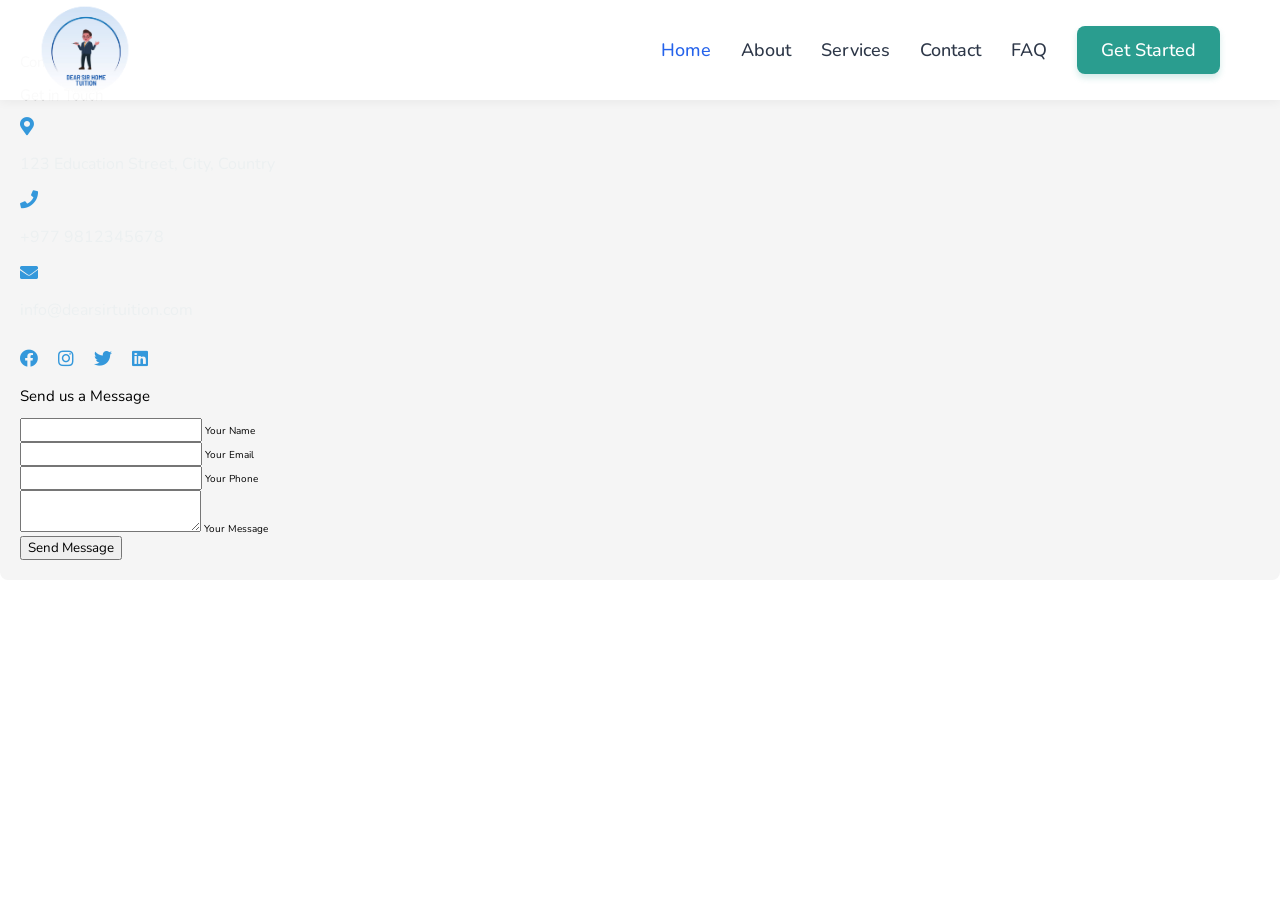
<file: contact.html>
<!DOCTYPE html>
<html lang="en">
<head>
     <link rel="icon" href="/image/favicon.ico" type="image/x-icon">
    <script async src="https://www.googletagmanager.com/gtag/js?id=G-DXKBVVB6PF"></script>
    <script>
      window.dataLayer = window.dataLayer || [];
      function gtag(){dataLayer.push(arguments);}
      gtag('js', new Date());

      gtag('config', 'G-DXKBVVB6PF');
    </script>
    
    <meta charset="UTF-8">
    <meta name="viewport" content="width=device-width, initial-scale=1.0">
    <title>Contact - Dear Sir Home Tuition</title>
    <link rel="stylesheet" href="style.css">
    <link rel="stylesheet" href="https://cdnjs.cloudflare.com/ajax/libs/font-awesome/5.15.1/css/all.min.css">
</head>
<body>
    <!-- Navbar -->
    
    
   <!-- Navbar -->
<nav class="navbar">
    <div class="nav-content">
      <div class="nav-brand">
        <img src="image/logo.png" alt="Dear Sir Home Tuition Logo" onclick="window.location.href='index.html'" class="logo"/>
      </div>
      
      <ul class="nav-links">
        <li><a href="index.html" class="active">Home</a></li>
        <li><a href="about.html">About</a></li>
        <li><a href="services.html">Services</a></li>
        <li><a href="https://wa.me/+9779767478036">Contact</a></li>
        <li><a href="faq.html">FAQ</a></li>
        <li><button class="nav-cta" onclick="window.location.href='Apply/parent.html'">Get Started</button></li>
      </ul>
  
      <div class="hamburger">
        <div class="bar"></div>
        <div class="bar"></div>
        <div class="bar"></div>
      </div>
    </div>
  </nav>
  
  
      <!-- End of Navbar  -->

    <!-- Contact Section -->
    <section class="contact-section fade-in">
        <h1 class="section-heading">Contact Us</h1>
        
        <div class="contact-container">
            <!-- Contact Information -->
            <div class="contact-info">
                <h2>Get in Touch</h2>
                <div class="info-item">
                    <i class="fas fa-map-marker-alt"></i>
                    <p>123 Education Street, City, Country</p>
                </div>
                <div class="info-item">
                    <i class="fas fa-phone"></i>
                    <p>+977 9812345678</p>
                </div>
                <div class="info-item">
                    <i class="fas fa-envelope"></i>
                    <p>info@dearsirtuition.com</p>
                </div>
                <div class="social-links">
                    <a href="#" class="social-link"><i class="fab fa-facebook"></i></a>
                    <a href="#" class="social-link"><i class="fab fa-instagram"></i></a>
                    <a href="#" class="social-link"><i class="fab fa-twitter"></i></a>
                    <a href="#" class="social-link"><i class="fab fa-linkedin"></i></a>
                </div>
            </div>

            <!-- Contact Form -->
            <div class="contact-form">
                <h2>Send us a Message</h2>
                <form id="contactForm">
                    <div class="form-group">
                        <input type="text" id="name" required>
                        <label for="name">Your Name</label>
                    </div>
                    <div class="form-group">
                        <input type="email" id="email" required>
                        <label for="email">Your Email</label>
                    </div>
                    <div class="form-group">
                        <input type="tel" id="phone" required>
                        <label for="phone">Your Phone</label>
                    </div>
                    <div class="form-group">
                        <textarea id="message" required></textarea>
                        <label for="message">Your Message</label>
                    </div>
                    <button type="submit" class="submit-btn">Send Message</button>
                </form>
            </div>
        </div>
    </section>

  
   

    <script src="script.js"></script>
    
  
    <script>
        function showPopup(message, type = 'success') {
            const popup = document.getElementById('messagePopup');
            const popupMessage = document.getElementById('popupMessage');
            
            popup.style.display = 'flex';
            popup.classList.add('show', type);
            popupMessage.textContent = message;
            
            // Prevent scrolling of background
            document.body.style.overflow = 'hidden';
        }
        
        function closePopup() {
            const popup = document.getElementById('messagePopup');
            popup.classList.remove('show', 'success', 'error');
            setTimeout(() => {
                popup.style.display = 'none';
                // Restore scrolling
                document.body.style.overflow = 'auto';
            }, 300);
        }
        
        document.getElementById('contactForm').addEventListener('submit', async (e) => {
            e.preventDefault();
            
            const name = document.getElementById('name').value;
            const email = document.getElementById('email').value;
            const phone = document.getElementById('phone').value;
            const message = document.getElementById('message').value;
            
            try {
                const response = await fetch('http://localhost:5000/api/contact/submit', {
                    method: 'POST',
                    headers: {
                        'Content-Type': 'application/json'
                    },
                    body: JSON.stringify({ 
                        name, 
                        email, 
                        phone,
                        message 
                    })
                });
        
                const data = await response.json();
        
                if (response.ok) {
                    showPopup('Message sent successfully! We will get back to you soon.', 'success');
                    document.getElementById('contactForm').reset();
                    // Reset floating labels
                    document.querySelectorAll('.form-group input, .form-group textarea').forEach(input => {
                        input.classList.remove('has-value');
                    });
                } else {
                    showPopup(data.message || 'Failed to send message. Please try again.', 'error');
                }
            } catch (error) {
                console.error('Error:', error);
                showPopup('An error occurred. Please try again.', 'error');
            }
        });
        
        // Floating labels handler
        document.querySelectorAll('.form-group input, .form-group textarea').forEach(input => {
            input.addEventListener('input', function() {
                if (this.value) {
                    this.classList.add('has-value');
                } else {
                    this.classList.remove('has-value');
                }
            });
        });
        </script>
              
      
</body>
</html>
</file>
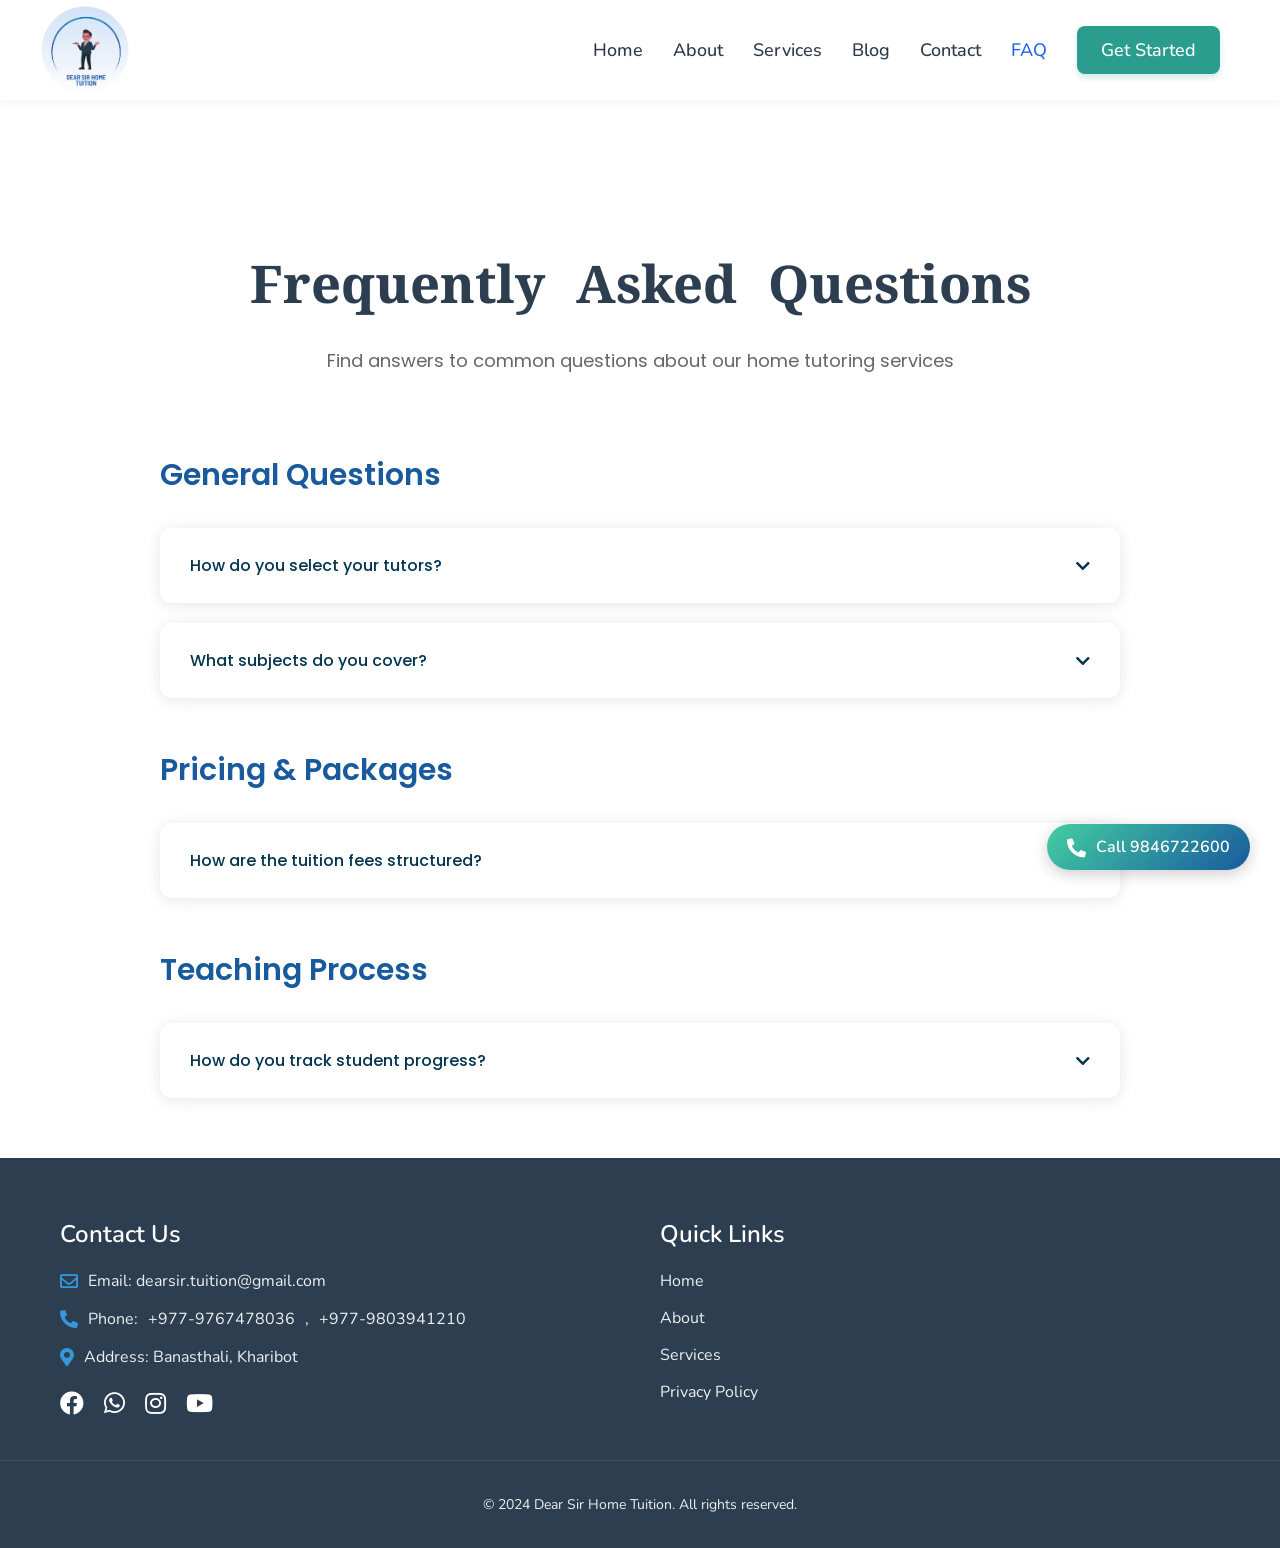
<file: faq.html>
<!DOCTYPE html>
<html lang="en">
<head>

     <link rel="icon" href="/image/favicon.ico" type="image/x-icon">
    <script async src="https://www.googletagmanager.com/gtag/js?id=G-DXKBVVB6PF"></script>
    <script>
      window.dataLayer = window.dataLayer || [];
      function gtag(){dataLayer.push(arguments);}
      gtag('js', new Date());

      gtag('config', 'G-DXKBVVB6PF');
    </script>

    <meta charset="UTF-8">
    <meta name="viewport" content="width=device-width, initial-scale=1.0">
    <title>FAQ - Dear Sir Home Tuition | Common Questions About Home Tutoring</title>
    <meta name="description" content="Find answers to frequently asked questions about our home tutoring services in Kathmandu Valley. Learn about our teaching methods, pricing, and policies.">
    
    <!-- Same header links as other pages -->
    <link rel="preconnect" href="https://fonts.googleapis.com">
    <link rel="preconnect" href="https://fonts.gstatic.com" crossorigin>
    <link href="https://fonts.googleapis.com/css2?family=Poppins:wght@400;500;600&display=swap" rel="stylesheet">
    <link rel="stylesheet" href="style.css">
    <link rel="stylesheet" href="https://cdnjs.cloudflare.com/ajax/libs/font-awesome/5.15.1/css/all.min.css">

    <style>

@import url('https://fonts.googleapis.com/css2?family=Noto+Serif+Hentaigana:wght@200..900&family=Noto+Serif+Todhri&family=Roboto:ital,wght@0,100..900;1,100..900&display=swap');

       

        .faq-hero {
            background: #fff;
            padding: 20px 15px;
            text-align: center;
            margin-top: 180px;
        }

        .faq-hero h1 {
            font-size: 5.2rem;
            background: #2c3e50;
            -webkit-background-clip: text;
            background-clip: text;
            -webkit-text-fill-color: transparent;
            margin-bottom: 30px;
            font-family: "Noto Serif Hentaigana", serif;
            font-weight: 700;
        }

        .faq-hero p {
            font-size: 1.8rem;
            color: #666;
            font-family: 'Poppins', sans-serif;
            max-width: 800px;
            margin: 0 auto;
            line-height: 1.4;
        }

        .faq-container {
            max-width: 1000px;
            margin: 60px auto;
            padding: 0 20px;
            position: relative;
           
        }

        .faq-category {
            margin-bottom: 50px;
        }

        .category-title {
            font-size: 3rem;
            color: #185a9d;
            margin-bottom: 30px;
            font-family: 'Poppins', sans-serif;
            font-weight: 600;
        }

        .faq-item {
            background: white;
            border-radius: 12px;
            margin-bottom: 20px;
            box-shadow: 0 2px 15px rgba(0, 0, 0, 0.1);
        }

        .faq-question {
            padding: 25px 30px;
            cursor: pointer;
            display: flex;
            justify-content: space-between;
            align-items: center;
            font-size: 1.6rem;
            color: #033451;
            font-weight: 500;
            font-family: 'Poppins', sans-serif;
        }

        .faq-question:hover {
            background: #f8f9fa;
        }

        .faq-answer {
            padding: 0 30px;
            max-height: 0;
            overflow: hidden;
            transition: max-height 0.3s ease-out;
            font-family: 'Poppins', sans-serif;
            color: #666;
            font-size: 1.4rem;
            line-height: 1.8;
        }

        .faq-answer.active {
            padding: 30px;
            max-height: 1000px;
            border-top: 1px solid #eee;
        }

        .faq-question i {
            transition: transform 0.3s ease;
        }

        .faq-question.active i {
            transform: rotate(180deg);
        }

        .faq-answer ul {
            padding-left: 25px;
            margin-top: 15px;
        }

        .faq-answer li {
            margin-bottom: 12px;
            font-size: 1.3rem;
        }

        @media (max-width: 768px) {
            .faq-hero {
                margin-top: 200px;
            }

            .faq-hero h1 {
                font-size: 3.5rem;
            }
            
            .faq-hero p {
                font-size: 2rem;
            }
            
            .category-title {
                font-size: 2.5rem;
            }
            
            .faq-question {
                font-size: 2rem;
            }
            
            .faq-answer {
                font-size: 2rem;
            }
            

            .faq-answer li {
                font-size: 1.9rem;
            }
        }
    </style>
</head>
<body>
 <!-- Navbar -->
 <nav class="navbar">
    <div class="nav-content">
      <div class="nav-brand">
        <img src="image/logo.png" alt="Dear Sir Home Tuition Logo" onclick="window.location.href='index.html'" class="logo"/>
      </div>
      
      <ul class="nav-links">
        <li><a href="index.html">Home</a></li>
        <li><a href="about.html">About</a></li>
        <li><a href="services.html">Services</a></li>
           <li><a href="Blog/blog.html">Blog</a></li>
        <li><a href="https://wa.me/+9779767478036">Contact</a></li>
        <li><a href="faq.html" class="active">FAQ</a></li>
        <li><button class="nav-cta" onclick="window.location.href='Apply/parent.html'">Get Started</button></li>
      </ul>
  
      <div class="hamburger">
        <div class="bar"></div>
        <div class="bar"></div>
        <div class="bar"></div>
      </div>
    </div>
  </nav>
  
      <!-- End of Navbar  -->

    <!-- FAQ Hero Section -->
    <section class="faq-hero">
        <h1>Frequently Asked Questions</h1>
        <p>Find answers to common questions about our home tutoring services</p>
    </section>

    <!-- FAQ Content -->
    <div class="faq-container">
        <!-- General Questions -->
        <div class="faq-category">
            <h2 class="category-title">General Questions</h2>
            
            <div class="faq-item">
                <div class="faq-question">
                    How do you select your tutors?
                    <i class="fas fa-chevron-down"></i>
                </div>
                <div class="faq-answer">
                    Our tutors undergo a rigorous selection process that includes:
                    <ul>
                        <li>Verification of academic credentials</li>
                        <li>Background checks</li>
                        <li>Teaching experience assessment</li>
                        <li>Demo classes evaluation</li>
                    </ul>
                </div>
            </div>

            <div class="faq-item">
                <div class="faq-question">
                    What subjects do you cover?
                    <i class="fas fa-chevron-down"></i>
                </div>
                <div class="faq-answer">
                    We cover all academic subjects for classes 1-12, including Science, Mathematics, English, and more. We also provide specialized coaching for entrance exams and language courses.
                </div>
            </div>
        </div>

        <!-- Pricing & Packages -->
        <div class="faq-category">
            <h2 class="category-title">Pricing & Packages</h2>
            
            <div class="faq-item">
                <div class="faq-question">
                    How are the tuition fees structured?
                    <i class="fas fa-chevron-down"></i>
                </div>
                <div class="faq-answer">
                    Our fees are structured based on:
                    <ul>
                        <li>Grade level</li>
                        <li>Subject complexity</li>
                        <li>Number of sessions per week</li>
                        <li>Duration of each session</li>
                    </ul>
                    Contact us for a detailed quote based on your specific requirements.
                </div>
            </div>
        </div>

        <!-- Teaching Process -->
        <div class="faq-category">
            <h2 class="category-title">Teaching Process</h2>
            
            <div class="faq-item">
                <div class="faq-question">
                    How do you track student progress?
                    <i class="fas fa-chevron-down"></i>
                </div>
                <div class="faq-answer">
                    We maintain detailed progress reports through:
                    <ul>
                        <li>Regular assessments</li>
                        <li>Monthly progress reports</li>
                        <li>Parent-teacher meetings</li>
                        <li>Continuous feedback system</li>
                    </ul>
                </div>
            </div>
        </div>
    </div>

 
<footer class="footer">
  <div class="footer-content">
    <!-- Contact Info -->
    <div class="footer-section">
      <h2>Contact Us</h2>
      <div class="contact-info">
        <p>
          <i class="far fa-envelope"></i>
          <a href="mailto:dearsir.tuition@gmail.com">Email: dearsir.tuition@gmail.com</a>
        </p>
        <p>
          <i class="fas fa-phone-alt"></i>
          Phone: <a href="tel:+9779767478036">+977-9767478036</a>,
          <a href="tel:+9779803941210">+977-9803941210</a>
        </p>
        <p>
          <i class="fas fa-map-marker-alt"></i>
          Address: Banasthali, Kharibot
        </p>
      </div>
      <!-- Social Media Links -->
      <div class="social-links">
        <a href="https://www.facebook.com/share/1PNnUetz7Z/" target="_blank" class="social-link">
          <i class="fab fa-facebook"></i>
        </a>
        <a href="https://wa.me/+9779846722600" target="_blank" class="social-link">
          <i class="fab fa-whatsapp"></i>
        </a>
        <a href="https://www.instagram.com/dearsirhome?igsh=MWFmaDdvZGg0em9ibQ==" target="_blank" class="social-link">
          <i class="fab fa-instagram"></i>
        </a>
          <a href=https://youtube.com/@dearsirhometuition?si=Ao-_BuNyDNCQ2gVK target="_blank" class="social-link">
          <i class="fab fa-youtube"></i>
        </a>
      </div>
    </div>


    <!-- Quick Links -->
    <div class="footer-section">
      <h2>Quick Links</h2>
      <ul class="quick-links">
        <li><a href="index.html">Home</a></li>
        <li><a href="about.html">About</a></li>
        <li><a href="services.html">Services</a></li>
        <li><a href="privacy.html">Privacy Policy</a></li>
      </ul>
    </div>
  </div>
</a>
  <!-- Copyright -->
  <div class="footer-bottom">
    <p>&copy; 2024 Dear Sir Home Tuition. All rights reserved.</p>
  </div>
</footer>
  
  
  <div class="floating-contact">
    <a href="tel:+977-9846722600" class="contact-btn">
      <i class="fas fa-phone-alt"></i>
      <span>Call 9846722600</span>
    </a>
  </div>

    <script>
        // FAQ Toggle Functionality
        document.querySelectorAll('.faq-question').forEach(question => {
            question.addEventListener('click', () => {
                const answer = question.nextElementSibling;
                const isActive = answer.classList.contains('active');
                
                // Close all answers
                document.querySelectorAll('.faq-answer').forEach(ans => {
                    ans.classList.remove('active');
                });
                document.querySelectorAll('.faq-question').forEach(q => {
                    q.classList.remove('active');
                });

                // Open clicked answer if it wasn't active
                if (!isActive) {
                    answer.classList.add('active');
                    question.classList.add('active');
                }
            });
        });
    </script>
</body>
</html>
</file>
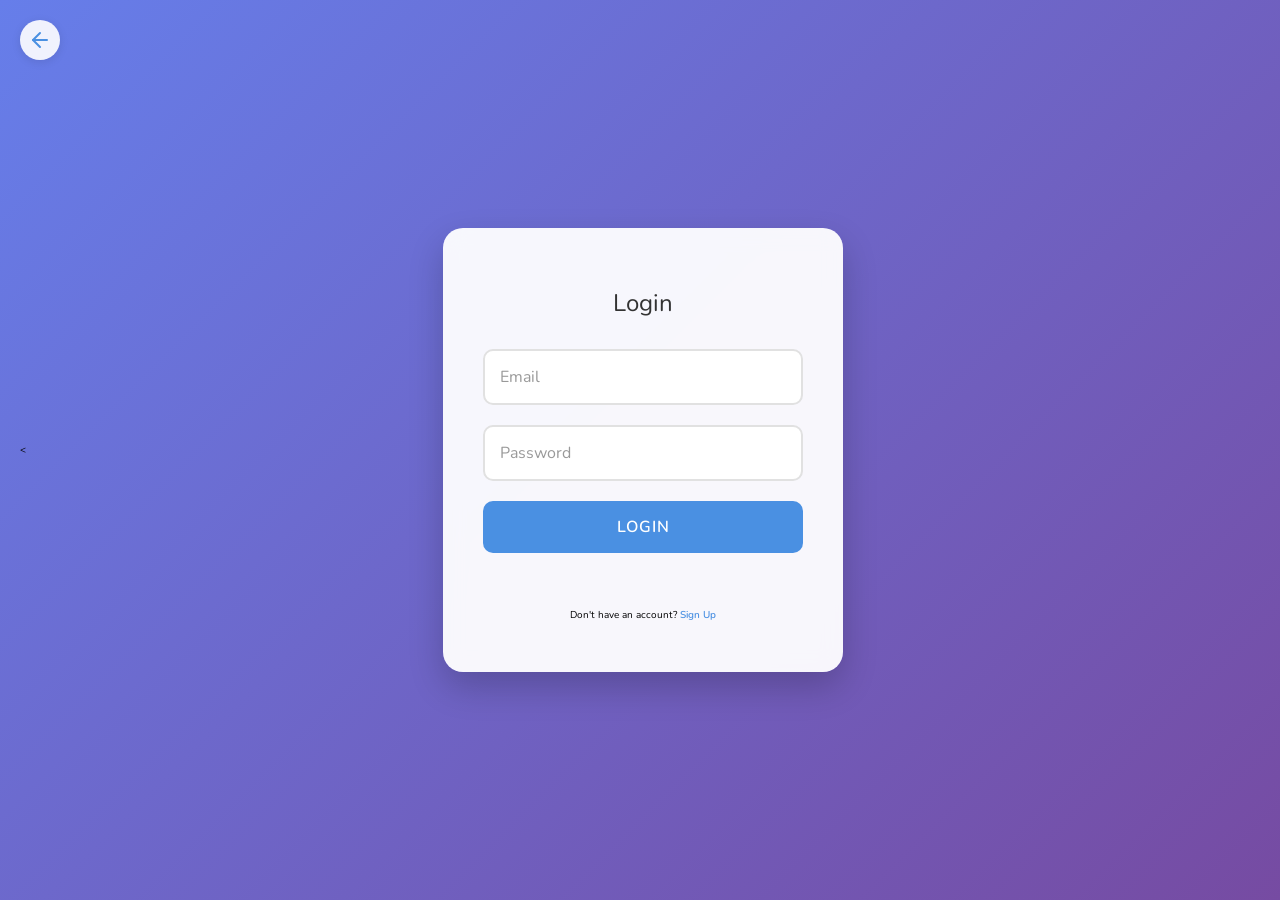
<file: login.html>
<!DOCTYPE html>
<html lang="en">
<head>
    <meta charset="UTF-8">
    <meta name="viewport" content="width=device-width, initial-scale=1.0">
    <title>Login - Dear Sir Home Tuition</title>
    <link rel="stylesheet" href="style.css">


  
    <style>

        body {
            background: linear-gradient(135deg, #667eea 0%, #764ba2 100%);
            min-height: 100vh;
            display: flex;
            justify-content: center;
            align-items: center;
            margin: 0;
            font-family: 'Arial', sans-serif;
            padding: 20px; /* Add padding to prevent sticking to edges */
        }

        .auth-container {
            max-width: 400px;
            width: 90%;
            padding: 40px;
            background: rgba(255, 255, 255, 0.95);
            border-radius: 20px;
            box-shadow: 0 15px 35px rgba(0, 0, 0, 0.2);
            backdrop-filter: blur(10px);
            position: relative;
            margin: auto; /* Add this to help with centering */
        }

        .auth-form {
            display: flex;
            flex-direction: column;
            gap: 20px;
        }

        .form-group {
            position: relative;
        }

        .form-group input {
            width: 100%;
            padding: 15px;
            border: 2px solid #e1e1e1;
            border-radius: 10px;
            font-size: 16px;
            transition: all 0.3s;
            background: white;
            color: #333;
        }

        .form-group input:focus {
            border-color: #4a90e2;
            box-shadow: 0 0 0 3px rgba(74, 144, 226, 0.1);
            outline: none;
        }

        .form-group input::placeholder {
            color: #999;
        }

        .auth-btn {
            background: #4a90e2;
            color: white;
            padding: 15px;
            border: none;
            border-radius: 10px;
            cursor: pointer;
            font-size: 16px;
            font-weight: 600;
            transition: all 0.3s;
            text-transform: uppercase;
            letter-spacing: 1px;
        }

        .auth-btn:hover {
            background: #357abd;
            transform: translateY(-2px);
            box-shadow: 0 5px 15px rgba(74, 144, 226, 0.3);
        }

        .error-message {
            color: #ff4444;
            text-align: center;
            margin-top: 10px;
            font-size: 14px;
        }

        .auth-links {
            text-align: center;
            margin-top: 25px;
        }

        .auth-links a {
            color: #4a90e2;
            text-decoration: none;
            font-weight: 600;
        }

        .auth-links a:hover {
            text-decoration: underline;
        }

        h2 {
            color: #333;
            text-align: center;
            margin-bottom: 30px;
            font-size: 24px;
            font-weight: 700;
        }



    /* Add to the style section in both files */
    .back-arrow {
        position: absolute;
        top: 20px;
        left: 20px;
    }

    .back-arrow a {
        display: flex;
        align-items: center;
        justify-content: center;
        width: 40px;
        height: 40px;
        border-radius: 50%;
        background: rgba(255, 255, 255, 0.9);
        box-shadow: 0 2px 10px rgba(0, 0, 0, 0.1);
        transition: all 0.3s ease;
    }

    .back-arrow a:hover {
        background: white;
        transform: translateX(-3px);
        box-shadow: 0 5px 15px rgba(0, 0, 0, 0.2);
    }

    .back-arrow svg {
        color: #4a90e2;
    }

    /* Update auth-container to have relative positioning */
    .auth-container {
        position: relative;
        /* ... existing styles ... */
    }
        /* Responsive adjustments */
        @media (max-width: 480px) {
            .auth-container {
                width: 85%;
                padding: 30px;
                margin: 20px;
            }
        }
    </style>
<
   
</head>
<body>


    <!-- Add this at the top of the auth-container in both login.html and signup.html -->
<div class="back-arrow">
    <a href="index.html">
        <svg width="24" height="24" viewBox="0 0 24 24" fill="none" stroke="currentColor" stroke-width="2" stroke-linecap="round" stroke-linejoin="round">
            <line x1="19" y1="12" x2="5" y2="12"></line>
            <polyline points="12 19 5 12 12 5"></polyline>
        </svg>
    </a>
</div>

   
    
    <div class="auth-container">
        <h2 style="text-align: center; margin-bottom: 30px;">Login</h2>
        <form class="auth-form" id="loginForm">
            <div class="form-group">
                <input type="email" id="email" required placeholder="Email">
            </div>
            <div class="form-group">
                <input type="password" id="password" required placeholder="Password">
            </div>
            <button type="submit" class="auth-btn">Login</button>
            <div id="errorMessage" class="error-message"></div>
        </form>
        <div class="auth-links">
            <p>Don't have an account? <a href="signup.html">Sign Up</a></p>
        </div>
    </div>

    <script>
        document.getElementById('loginForm').addEventListener('submit', async (e) => {
            e.preventDefault();
            
            const email = document.getElementById('email').value;
            const password = document.getElementById('password').value;
            
            try {
                const response = await fetch('http://localhost:5000/api/auth/login', {
                    method: 'POST',
                    headers: {
                        'Content-Type': 'application/json'
                    },
                    body: JSON.stringify({ email, password })
                });

                const data = await response.json();

                if (response.ok) {
                    // Store token in localStorage
                    localStorage.setItem('token', data.token);
                    // Redirect to dashboard or home page
                    window.location.href = 'index.html';
                } else {
                    document.getElementById('errorMessage').textContent = data.message;
                }
            } catch (error) {
                document.getElementById('errorMessage').textContent = 'An error occurred. Please try again.';
            }
        });
    </script>
</body>
</html>
</file>
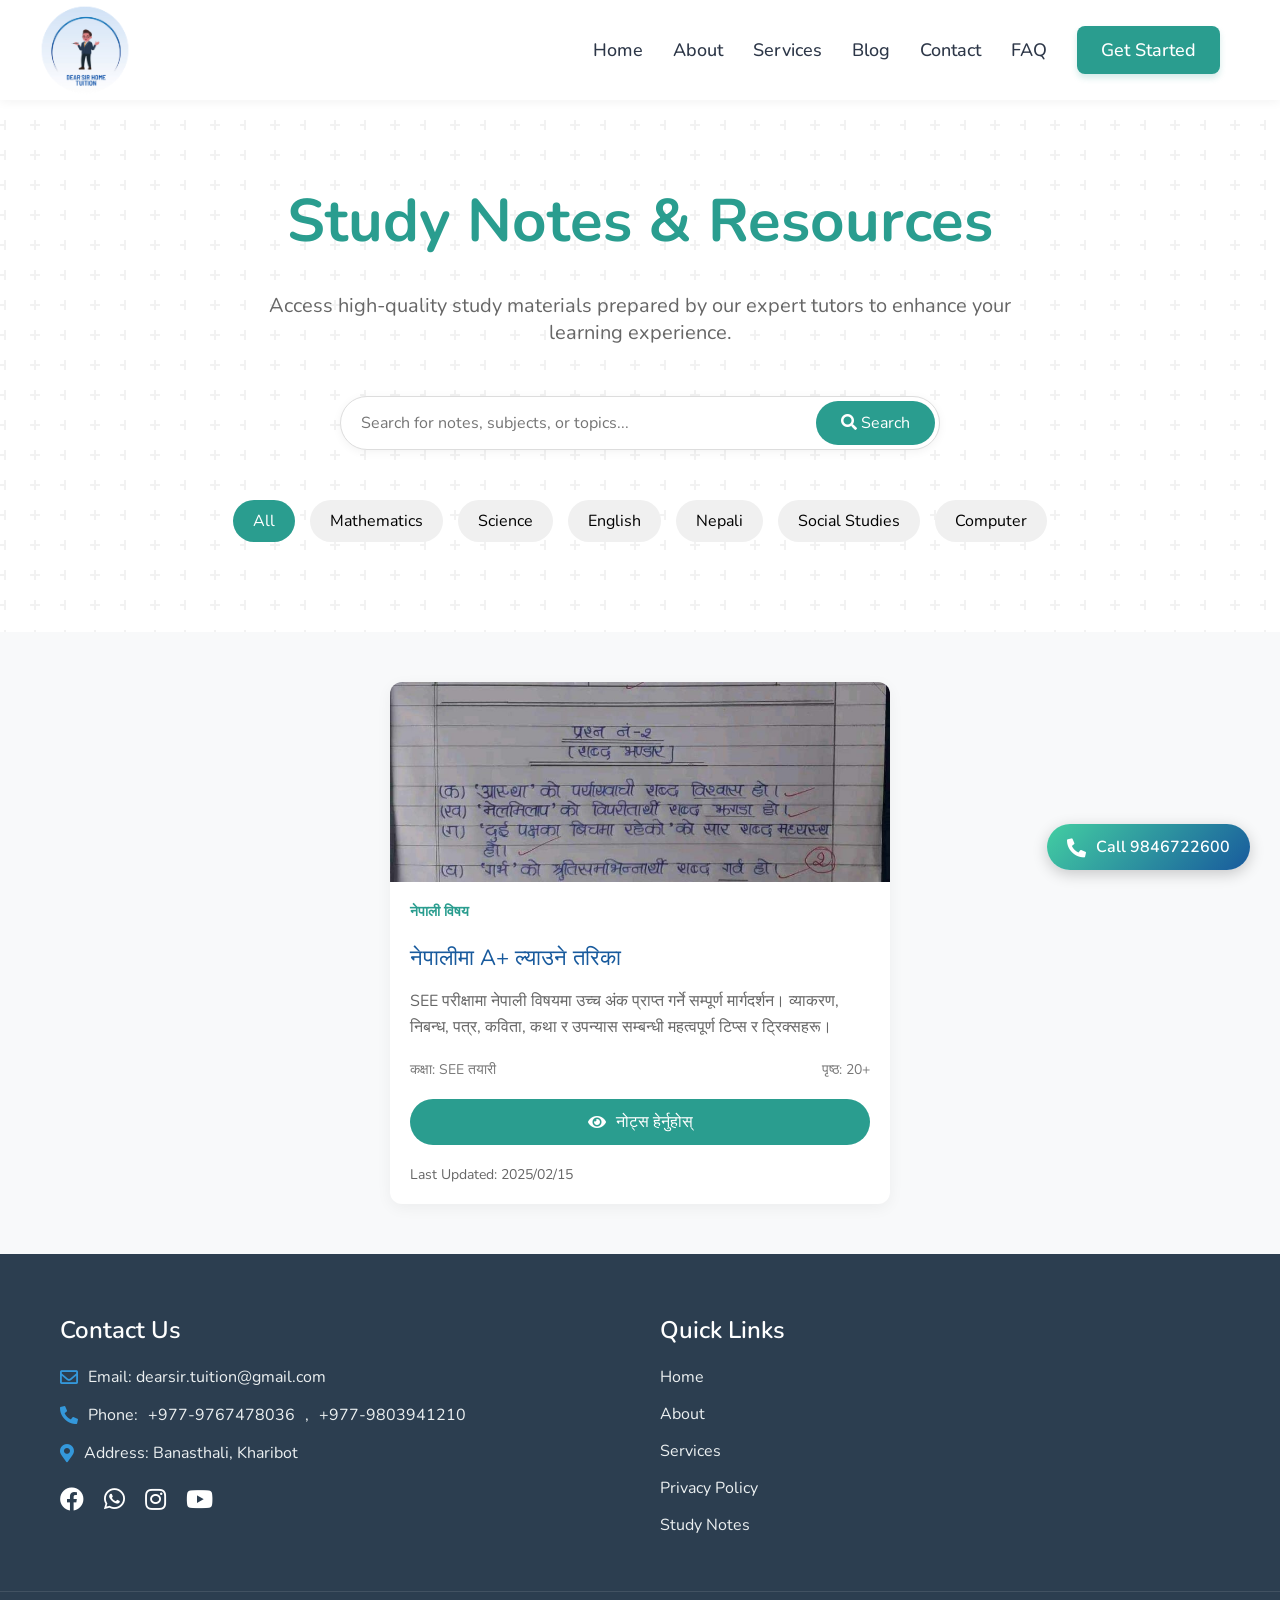
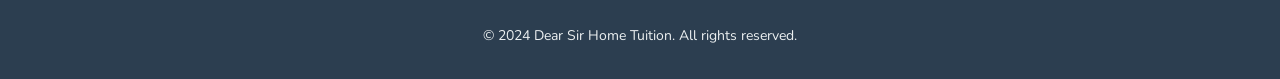
<file: notes.html>
<!DOCTYPE html>
<html lang="en">
<head>
  <link rel="icon" href="/image/favicon.ico" type="image/x-icon">
  
  <script async src="https://www.googletagmanager.com/gtag/js?id=G-DXKBVVB6PF"></script>
  <script>
    window.dataLayer = window.dataLayer || [];
    function gtag(){dataLayer.push(arguments);}
    gtag('js', new Date());
    gtag('config', 'G-DXKBVVB6PF');
  </script>

  <meta charset="UTF-8">
  <meta name="viewport" content="width=device-width, initial-scale=1.0">
  <title>Study Notes - Dear Sir Home Tuition</title>

  <link rel="preconnect" href="https://fonts.googleapis.com">
  <link rel="preconnect" href="https://fonts.gstatic.com" crossorigin>
  <link href="https://fonts.googleapis.com/css2?family=Poppins:wght@400;500;600&display=swap" rel="stylesheet">
  <link href="https://fonts.googleapis.com/css2?family=Bodoni+Moda:wght@400;700&display=swap" rel="stylesheet">
  <link href="https://fonts.googleapis.com/css2?family=EB+Garamond:ital,wght@0,400..800;1,400..800&family=Lato:ital,wght@0,100;0,300;0,400;0,700;0,900;1,100;1,300;1,400;1,700;1,900&family=Macondo&family=Montserrat:ital,wght@0,100..900;1,100..900&family=Noto+Sans+Mongolian&display=swap" rel="stylesheet">
  
  <link rel="stylesheet" href="style.css">
  <link rel="stylesheet" href="https://cdnjs.cloudflare.com/ajax/libs/font-awesome/5.15.1/css/all.min.css">
  
  <style>
    /* Notes Page Styles */
    .notes-page-header {
      text-align: center;
      padding: 140px 0 50px;
      background-image: url("data:image/svg+xml,%3Csvg width='60' height='60' viewBox='0 0 60 60' xmlns='http://www.w3.org/2000/svg'%3E%3Cg fill='none' fill-rule='evenodd'%3E%3Cg fill='%23000000' fill-opacity='0.05'%3E%3Cpath d='M36 34v-4h-2v4h-4v2h4v4h2v-4h4v-2h-4zm0-30V0h-2v4h-4v2h4v4h2V6h4V4h-4zM6 34v-4H4v4H0v2h4v4h2V6h4V4H6zM6 4V0H4v4H0v2h4v4h2V6h4V4H6z'/%3E%3C/g%3E%3C/g%3E%3C/svg%3E");
    }
    
    .notes-page-title {
      font-size: 6rem;
      color: #2A9D8F;
      margin-bottom: 3rem;
      font-weight: 700;
    }
    
    .notes-page-subtitle {
      font-size: 2rem;
      color: #666;
      max-width: 800px;
      margin: 0 auto;
    }
    
    .notes-search {
      max-width: 600px;
      margin: 5rem auto;
      position: relative;
    }
    
    .notes-search input {
      width: 100%;
      padding: 1.5rem 2rem;
      border: 1px solid #ddd;
      border-radius: 50px;
      font-size: 1.6rem;
      box-shadow: 0 2px 10px rgba(0,0,0,0.05);
    }
    
    .notes-search button {
      position: absolute;
      right: 5px;
      top: 5px;
      background: #2A9D8F;
      color: white;
      border: none;
      height: calc(100% - 10px);
      padding: 0 2.5rem;
      border-radius: 50px;
      cursor: pointer;
      font-size: 1.6rem;
    }
    
    .notes-filters {
      display: flex;
      justify-content: center;
      gap: 1.5rem;
      margin: 2rem 0 4rem;
      flex-wrap: wrap;
    }
    
    .filter-btn {
      padding: 1rem 2rem;
      background: #f0f0f0;
      border: none;
      border-radius: 30px;
      cursor: pointer;
      transition: all 0.3s;
      font-size: 1.6rem;
    }
    
    .filter-btn.active, .filter-btn:hover {
      background: #2A9D8F;
      color: white;
    }
    
    .notes-grid {
      display: grid;
      grid-template-columns: repeat(auto-fill, minmax(300px, 1fr));
      gap: 3rem;
      padding: 5rem;
      background: #f8f9fa;
    }
    
    .note-card {
      background: white;
      border-radius: 12px;
      overflow: hidden;
      transition: transform 0.3s, box-shadow 0.3s;
      box-shadow: 0 4px 15px rgba(0,0,0,0.05);
    }
    
    .note-card:hover {
      transform: translateY(-5px);
      box-shadow: 0 10px 25px rgba(0,0,0,0.1);
    }
    
    .note-image {
      height: 200px;
      overflow: hidden;
    }
    
    .note-image img {
      width: 100%;
      height: 100%;
      object-fit: cover;
      transition: transform 0.5s;
    }
    
    .note-card:hover .note-image img {
      transform: scale(1.05);
    }
    
    .note-content {
      padding: 2rem;
    }
    
    .note-subject {
      font-size: 1.4rem;
      color: #2A9D8F;
      font-weight: 600;
      margin-bottom: 1rem;
    }
    
    .note-title {
      font-size: 2.2rem;
      margin-bottom: 1rem;
      color: #185a9d;
    }
    
    .note-desc {
      color: #666;
      font-size: 1.6rem;
      margin-bottom: 2rem;
      line-height: 1.6;
    }
    
    .note-meta {
      display: flex;
      justify-content: space-between;
      align-items: center;
      font-size: 1.4rem;
      color: #777;
      margin-bottom: 2rem;
    }
    
    .download-btn {
      width: 100%;
      background: #2A9D8F;
      color: white;
      border: none;
      padding: 1.2rem;
      border-radius: 50px;
      font-size: 1.6rem;
      cursor: pointer;
      transition: all 0.3s ease;
      display: flex;
      align-items: center;
      justify-content: center;
      gap: 1rem;
    }
    
    .download-btn:hover {
      transform: translateY(-2px);
      background: #238477;
      box-shadow: 0 5px 15px rgba(42, 157, 143, 0.3);
    }

    /* Mobile Responsive */
    @media (max-width: 768px) {
      .notes-page-header {
        padding: 120px 0 40px;
      }
      
      .notes-page-title {
        font-size: 7rem;
        margin-bottom: 2.5rem;
      }
      
      .notes-page-subtitle {
        font-size: 2.6rem;
        padding: 0 2rem;
        margin-bottom: 2rem;
      }
      
      .notes-search input {
        font-size: 2rem;
      }
      
      .notes-search button {
        font-size: 2rem;
      }
      
      .filter-btn {
        font-size: 2rem;
        padding: 1.5rem 3rem;
      }
      
      .notes-grid {
        padding: 2rem;
        gap: 2rem;
      }
      
      .note-title {
        font-size: 2.8rem;
      }
      
      .note-desc {
        font-size: 2.2rem;
      }
      
      .note-meta {
        font-size: 2rem;
      }
      
      .download-btn {
        font-size: 2.4rem;
        padding: 1.8rem;
      }
    }

    /* Additional styles for the single note card */
    .note-highlights {
      margin: 2rem 0;
      background: #f8f9fa;
      padding: 1.5rem;
      border-radius: 8px;
    }

    .note-highlights ul {
      list-style: none;
      padding: 0;
      margin: 0;
    }

    .note-highlights li {
      font-size: 1.6rem;
      color: #444;
      margin-bottom: 1rem;
      display: flex;
      align-items: center;
    }

    .note-highlights li:last-child {
      margin-bottom: 0;
    }

    .note-status {
      margin-top: 2rem;
      display: flex;
      justify-content: space-between;
      align-items: center;
      font-size: 1.4rem;
      color: #666;
    }

    .status-badge {
      background: #2A9D8F;
      color: white;
      padding: 0.5rem 1.5rem;
      border-radius: 20px;
      font-size: 1.4rem;
    }

    .update-date {
      color: #666;
    }

    /* Center the single card */
    .notes-grid {
      display: flex;
      justify-content: center;
      align-items: start;
      padding: 5rem;
      background: #f8f9fa;
    }

    .note-card {
      max-width: 500px;
      width: 100%;
    }

    /* Mobile Responsive Adjustments */
    @media (max-width: 768px) {
      .note-highlights li {
        font-size: 2rem;
      }

      .note-status {
        font-size: 1.8rem;
        flex-direction: column;
        gap: 1rem;
        align-items: flex-start;
      }

      .status-badge {
        font-size: 1.8rem;
      }
    }

    /* Update the styles for the notes page header */
    .notes-header {
        padding-top: 120px;  /* Increased from whatever it was before */
        padding-bottom: 40px;
        text-align: center;
    }

    .notes-title {
        font-size: 3.6rem;
        color: #2A9D8F;
        margin-bottom: 20px;
    }

    .notes-description {
        font-size: 1.8rem;
        color: #666;
        max-width: 800px;
        margin: 0 auto;
        line-height: 1.6;
    }

    /* Adjust for mobile */
    @media (max-width: 768px) {
        .notes-header {
            padding-top: 100px;  /* Slightly less on mobile but still enough to clear navbar */
            padding-bottom: 30px;
        }

        .notes-title {
            font-size: 3rem;
        }

        .notes-description {
            font-size: 1.6rem;
            padding: 0 20px;
        }
    }
  </style>
</head>
<body class="body">

  <!-- Navbar -->
  <nav class="navbar">
    <div class="nav-content">
      <div class="nav-brand">
        <img src="image/logo.png" alt="Dear Sir Home Tuition Logo" onclick="window.location.href='index.html'" class="logo"/>
      </div>
      
      <ul class="nav-links">
        <li><a href="index.html">Home</a></li>
        <li><a href="about.html">About</a></li>
        <li><a href="services.html">Services</a></li>
        <li><a href="Blog/blog.html">Blog</a></li>
        <li><a href="https://wa.me/+9779767478036">Contact</a></li>
        <li><a href="faq.html">FAQ</a></li>
        <li><button class="nav-cta" onclick="window.location.href='Apply/parent.html'">Get Started</button></li>
      </ul>
  
      <div class="hamburger">
        <div class="bar"></div>
        <div class="bar"></div>
        <div class="bar"></div>
      </div>
    </div>
  </nav>

  <!-- Notes Header -->
  <header class="notes-page-header">
    <h1 class="notes-page-title">Study Notes & Resources</h1>
    <p class="notes-page-subtitle">Access high-quality study materials prepared by our expert tutors to enhance your learning experience.</p>
    
    <!-- Search Bar -->
    <div class="notes-search">
      <input type="text" placeholder="Search for notes, subjects, or topics...">
      <button><i class="fas fa-search"></i> Search</button>
    </div>
    
    <!-- Filter Buttons -->
    <div class="notes-filters">
      <button class="filter-btn active">All</button>
      <button class="filter-btn">Mathematics</button>
      <button class="filter-btn">Science</button>
      <button class="filter-btn">English</button>
      <button class="filter-btn">Nepali</button>
      <button class="filter-btn">Social Studies</button>
      <button class="filter-btn">Computer</button>
    </div>
  </header>

  <!-- Notes Grid -->
  <section class="notes-grid">
    <!-- Nepali A+ Guide Note Card -->
    <div class="note-card">
      <div class="note-image">
        <a href="Notes/view-pdf.html?file=Nepali1.pdf">
          <img src="Notes/Nepali1.jpg" alt="Nepali A+ Guide">
        </a>
      </div>
      <meta property="og:title" content="SEE परीक्षामा नेपाली विषयमा A+ ल्याउने टिप्स" />
      <meta property="og:description" content="SEE परीक्षामा नेपाली विषयमा उच्च अंक प्राप्त गर्ने सम्पूर्ण मार्गदर्शन। व्याकरण, निबन्ध, पत्र, कविता, कथा र उपन्यास सम्बन्धी महत्वपूर्ण टिप्स र ट्रिक्स।" />
      <meta property="og:image" content="https://dearsirhometuition.com/Notes/Nepali1.jpg" />
      <meta property="og:url" content="https://dearsirhometuition.com/Notes/nepali-see-guide" />
      <div class="note-content">
        <div class="note-subject">नेपाली विषय</div>
        <h3 class="note-title">नेपालीमा A+ ल्याउने तरिका</h3>
        <p class="note-desc">
          SEE परीक्षामा नेपाली विषयमा उच्च अंक प्राप्त गर्ने सम्पूर्ण मार्गदर्शन। 
          व्याकरण, निबन्ध, पत्र, कविता, कथा र उपन्यास सम्बन्धी महत्वपूर्ण टिप्स र ट्रिक्सहरू।
        </p>
        <div class="note-meta">
          <span>कक्षा: SEE तयारी</span>
          <span>पृष्ठ: 20+</span>
        </div>
        
        <button class="download-btn" onclick="window.location.href='Notes/view-pdf.html?file=Nepali1.pdf'">
          <i class="fas fa-eye"></i> नोट्स हेर्नुहोस्
        </button>
        <div class="note-status">
          
          <span class="update-date">Last Updated: 2025/02/15</span>
        </div>
      </div>
    </div>
  </section>

  <!-- Footer -->
  <footer class="footer">
    <div class="footer-content">
      <!-- Contact Info -->
      <div class="footer-section">
        <h2>Contact Us</h2>
        <div class="contact-info">
          <p>
            <i class="far fa-envelope"></i>
            <a href="mailto:dearsir.tuition@gmail.com">Email: dearsir.tuition@gmail.com</a>
          </p>
          <p>
            <i class="fas fa-phone-alt"></i>
            Phone: <a href="tel:+9779767478036">+977-9767478036</a>,
            <a href="tel:+9779803941210">+977-9803941210</a>
          </p>
          <p>
            <i class="fas fa-map-marker-alt"></i>
            Address: Banasthali, Kharibot
          </p>
        </div>
        <!-- Social Media Links -->
        <div class="social-links">
          <a href="https://www.facebook.com/share/1PNnUetz7Z/" target="_blank" class="social-link">
            <i class="fab fa-facebook"></i>
          </a>
          <a href="https://wa.me/+9779846722600" target="_blank" class="social-link">
            <i class="fab fa-whatsapp"></i>
          </a>
          <a href="https://www.instagram.com/dearsirhome?igsh=MWFmaDdvZGg0em9ibQ==" target="_blank" class="social-link">
            <i class="fab fa-instagram"></i>
          </a>
          <a href=https://youtube.com/@dearsirhometuition?si=Ao-_BuNyDNCQ2gVK target="_blank" class="social-link">
            <i class="fab fa-youtube"></i>
          </a>
        </div>
      </div>

      <!-- Quick Links -->
      <div class="footer-section">
        <h2>Quick Links</h2>
        <ul class="quick-links">
          <li><a href="index.html">Home</a></li>
          <li><a href="about.html">About</a></li>
          <li><a href="services.html">Services</a></li>
          <li><a href="privacy.html">Privacy Policy</a></li>
          <li><a href="notes.html">Study Notes</a></li>
        </ul>
      </div>
    </div>

    <!-- Copyright -->
    <div class="footer-bottom">
      <p>&copy; 2024 Dear Sir Home Tuition. All rights reserved.</p>
    </div>
  </footer>

  <div class="floating-contact">
    <a href="tel:+977-9846722600" class="contact-btn">
      <i class="fas fa-phone-alt"></i>
      <span>Call 9846722600</span>
    </a>
  </div>

  <script src="script.js"></script>
</body>
</html>
</file>
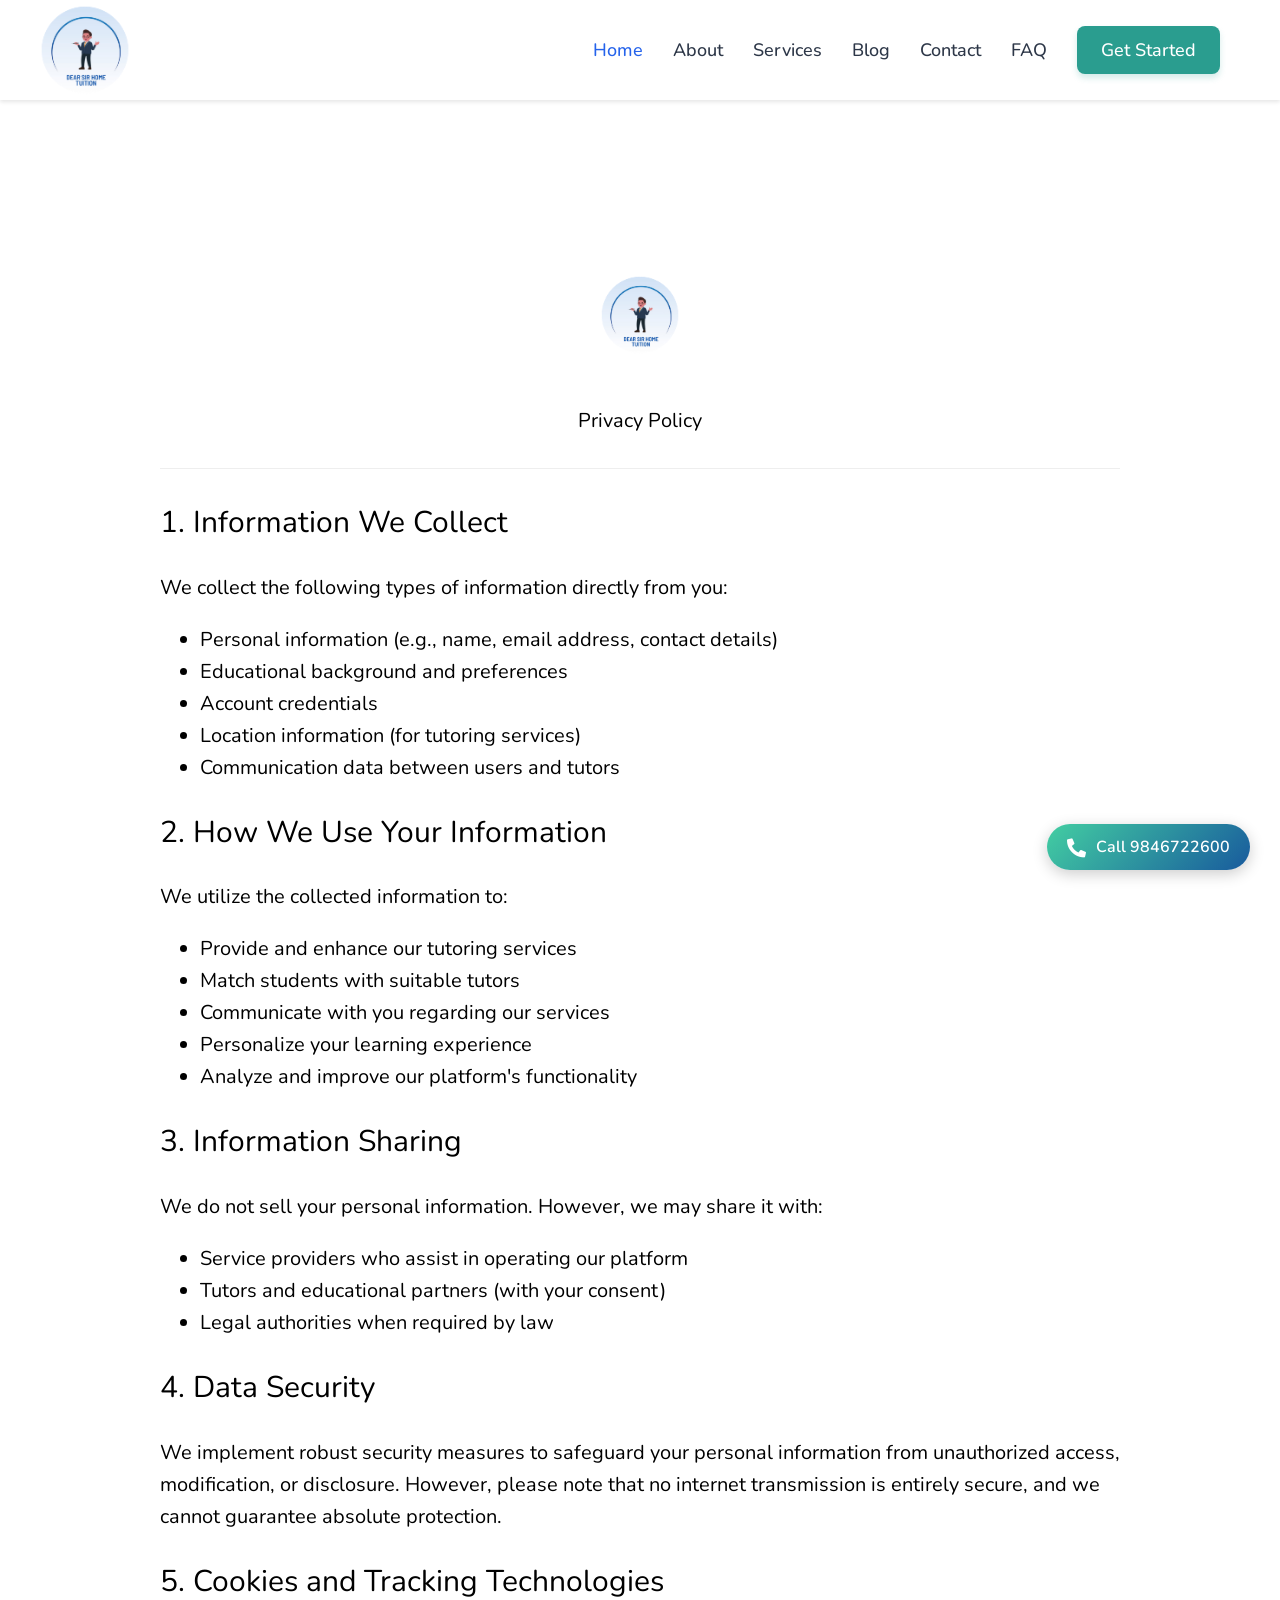
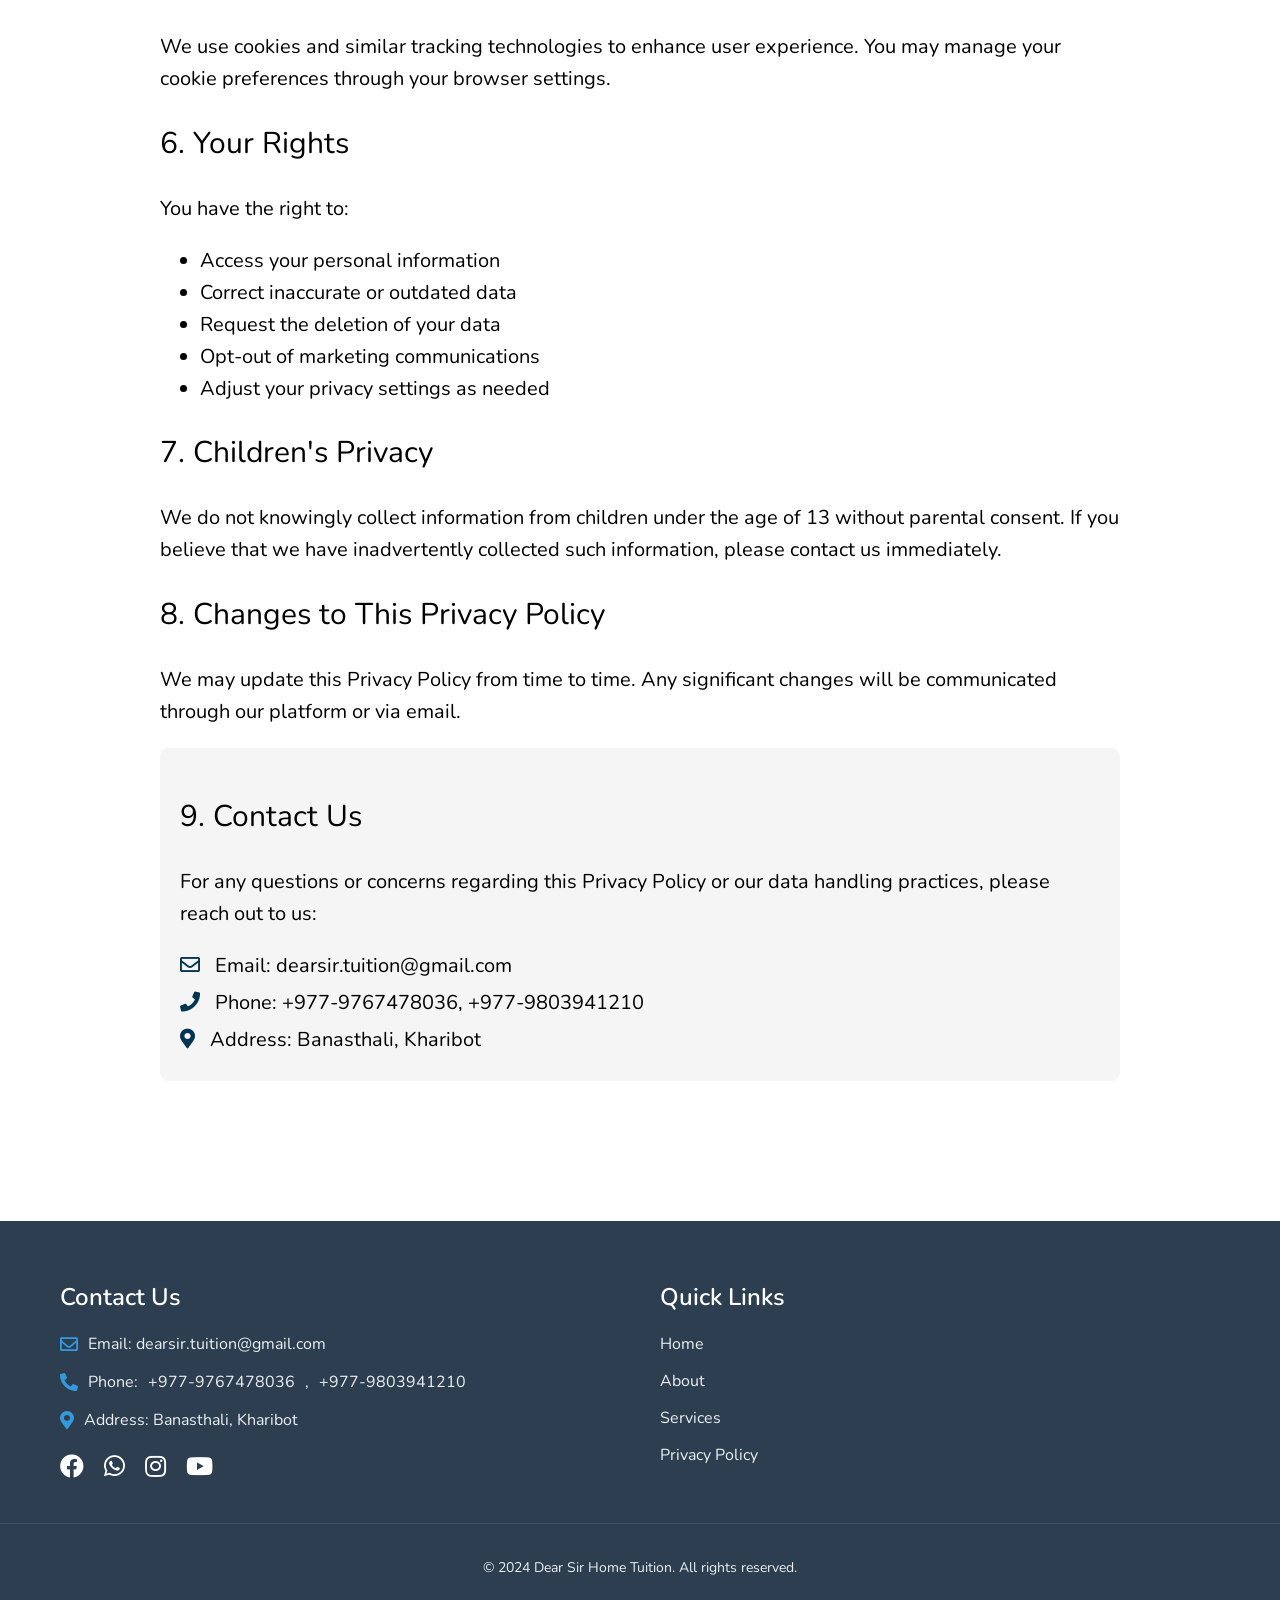
<file: privacy.html>
<!DOCTYPE html>
<html lang="en">
<head>

   <link rel="icon" href="/image/favicon.ico" type="image/x-icon">
  <script async src="https://www.googletagmanager.com/gtag/js?id=G-DXKBVVB6PF"></script>
    <script>
      window.dataLayer = window.dataLayer || [];
      function gtag(){dataLayer.push(arguments);}
      gtag('js', new Date());

      gtag('config', 'G-DXKBVVB6PF');
    </script>

    <meta charset="UTF-8">
    <meta name="viewport" content="width=device-width, initial-scale=1.0">
    <title>Privacy Policy - Dear Sir Home Tuition</title>
    <link rel="stylesheet" href="style.css">
    <link rel="stylesheet" href="https://cdnjs.cloudflare.com/ajax/libs/font-awesome/5.15.1/css/all.min.css">
    <style>

/* Navbar spacing fixes */

.navbar {
    position: fixed;
    top: 0;
    left: 0;
    width: 100%;
    z-index: 1000;
    background-color: #fff;
    box-shadow: 0 2px 4px rgba(0,0,0,0.1);
}

/* Add spacing for content below navbar */
.privacy-policy-container {
    max-width: 1200px;
    margin: 12rem auto 2rem; /* Increased top margin to account for fixed navbar */
    padding: 12rem;
}

/* Optional: Add a subtle border to better separate sections */
.privacy-header {
    text-align: center;
    margin-bottom: 3rem;
    padding-bottom: 2rem;
    border-bottom: 1px solid #eee;
}

.logo-container {
  margin-bottom: 1rem;
}

.privacy-logo {
  max-width: 150px;
  height: auto;
}

.privacy-content {
  line-height: 1.6;
  font-size: 2rem;
}

.contact-section {
  background-color: #f5f5f5;
  padding: 2rem;
  border-radius: 8px;
  margin-top: 2rem;
}

.contact-details {
  margin-top: 1rem;
}

.contact-details p {
  margin: 0.5rem 0;
}

.contact-details i {
  margin-right: 10px;
  color: #033451;
}
    </style>
    
</head>
<body>
 
   <!-- Navbar -->
<nav class="navbar">
  <div class="nav-content">
    <div class="nav-brand">
      <img src="image/logo.png" alt="Dear Sir Home Tuition Logo" onclick="window.location.href='index.html'" class="logo"/>
    </div>
    
    <ul class="nav-links">
      <li><a href="index.html" class="active">Home</a></li>
      <li><a href="about.html">About</a></li>
      <li><a href="services.html">Services</a></li>
       <li><a href="Blog/blog.html">Blog</a></li>
      <li><a href="https://wa.me/+9779767478036">Contact</a></li>
      <li><a href="faq.html">FAQ</a></li>
      <li><button class="nav-cta" onclick="window.location.href='Apply/parent.html'">Get Started</button></li>
    </ul>

    <div class="hamburger">
      <div class="bar"></div>
      <div class="bar"></div>
      <div class="bar"></div>
    </div>
  </div>
</nav>


    <!-- End of Navbar  -->
    
    <div class="privacy-policy-container">
        <div class="privacy-header">
            <div class="logo-container">
                <img src="image/logo.png" alt="Dear Sir Home Tuition Logo" class="privacy-logo">
            </div>
            <h1>Privacy Policy</h1>
        </div>

        <div class="privacy-content">
            <section class="policy-section">
                <h2>1. Information We Collect</h2>
                <p>We collect the following types of information directly from you:</p>
                <ul>
                    <li>Personal information (e.g., name, email address, contact details)</li>
                    <li>Educational background and preferences</li>
                    <li>Account credentials</li>
                    <li>Location information (for tutoring services)</li>
                    <li>Communication data between users and tutors</li>
                </ul>
            </section>

            <section class="policy-section">
                <h2>2. How We Use Your Information</h2>
                <p>We utilize the collected information to:</p>
                <ul>
                    <li>Provide and enhance our tutoring services</li>
                    <li>Match students with suitable tutors</li>
                    <li>Communicate with you regarding our services</li>
                    <li>Personalize your learning experience</li>
                    <li>Analyze and improve our platform's functionality</li>
                </ul>
            </section>

            <section class="policy-section">
                <h2>3. Information Sharing</h2>
                <p>We do not sell your personal information. However, we may share it with:</p>
                <ul>
                    <li>Service providers who assist in operating our platform</li>
                    <li>Tutors and educational partners (with your consent)</li>
                    <li>Legal authorities when required by law</li>
                </ul>
            </section>

            <section class="policy-section">
                <h2>4. Data Security</h2>
                <p>We implement robust security measures to safeguard your personal information from unauthorized access, modification, or disclosure. However, please note that no internet transmission is entirely secure, and we cannot guarantee absolute protection.</p>
            </section>

            <section class="policy-section">
                <h2>5. Cookies and Tracking Technologies</h2>
                <p>We use cookies and similar tracking technologies to enhance user experience. You may manage your cookie preferences through your browser settings.</p>
            </section>

            <section class="policy-section">
                <h2>6. Your Rights</h2>
                <p>You have the right to:</p>
                <ul>
                    <li>Access your personal information</li>
                    <li>Correct inaccurate or outdated data</li>
                    <li>Request the deletion of your data</li>
                    <li>Opt-out of marketing communications</li>
                    <li>Adjust your privacy settings as needed</li>
                </ul>
            </section>

            <section class="policy-section">
                <h2>7. Children's Privacy</h2>
                <p>We do not knowingly collect information from children under the age of 13 without parental consent. If you believe that we have inadvertently collected such information, please contact us immediately.</p>
            </section>

            <section class="policy-section">
                <h2>8. Changes to This Privacy Policy</h2>
                <p>We may update this Privacy Policy from time to time. Any significant changes will be communicated through our platform or via email.</p>
            </section>

            <section class="policy-section contact-section">
                <h2>9. Contact Us</h2>
                <p>For any questions or concerns regarding this Privacy Policy or our data handling practices, please reach out to us:</p>
                <div class="contact-details">
                    <p><i class="far fa-envelope"></i> Email: dearsir.tuition@gmail.com</p>
                    <p><i class="fas fa-phone"></i> Phone: +977-9767478036, +977-9803941210</p>
                    <p><i class="fas fa-map-marker-alt"></i> Address: Banasthali, Kharibot</p>
                </div>
            </section>
        </div>
    </div>

    

    <footer class="footer">
      <div class="footer-content">
        <!-- Contact Info -->
        <div class="footer-section">
          <h2>Contact Us</h2>
          <div class="contact-info">
            <p>
              <i class="far fa-envelope"></i>
              <a href="mailto:dearsir.tuition@gmail.com">Email: dearsir.tuition@gmail.com</a>
            </p>
            <p>
              <i class="fas fa-phone-alt"></i>
              Phone: <a href="tel:+9779767478036">+977-9767478036</a>,
              <a href="tel:+9779803941210">+977-9803941210</a>
            </p>
            <p>
              <i class="fas fa-map-marker-alt"></i>
              Address: Banasthali, Kharibot
            </p>
          </div>
          <!-- Social Media Links -->
          <div class="social-links">
            <a href="https://www.facebook.com/share/1PNnUetz7Z/" target="_blank" class="social-link">
              <i class="fab fa-facebook"></i>
            </a>
            <a href="https://wa.me/+9779846722600" target="_blank" class="social-link">
              <i class="fab fa-whatsapp"></i>
            </a>
            <a href="https://www.instagram.com/dearsirhome?igsh=MWFmaDdvZGg0em9ibQ==" target="_blank" class="social-link">
              <i class="fab fa-instagram"></i>
            </a>
              <a href=https://youtube.com/@dearsirhometuition?si=Ao-_BuNyDNCQ2gVK target="_blank" class="social-link">
              <i class="fab fa-youtube"></i>
            </a>
          </div>
        </div>
    
    
        <!-- Quick Links -->
        <div class="footer-section">
          <h2>Quick Links</h2>
          <ul class="quick-links">
            <li><a href="index.html">Home</a></li>
            <li><a href="about.html">About</a></li>
            <li><a href="services.html">Services</a></li>
            <li><a href="privacy.html">Privacy Policy</a></li>
          </ul>
        </div>
      </div>
    </a>
      <!-- Copyright -->
      <div class="footer-bottom">
        <p>&copy; 2024 Dear Sir Home Tuition. All rights reserved.</p>
      </div>
    </footer>
  
  
  <div class="floating-contact">
    <a href="tel:+977-9846722600" class="contact-btn">
      <i class="fas fa-phone-alt"></i>
      <span>Call 9846722600</span>
    </a>
  </div>
    
    <script src="script.js"></script>
</body>
</html>
</file>
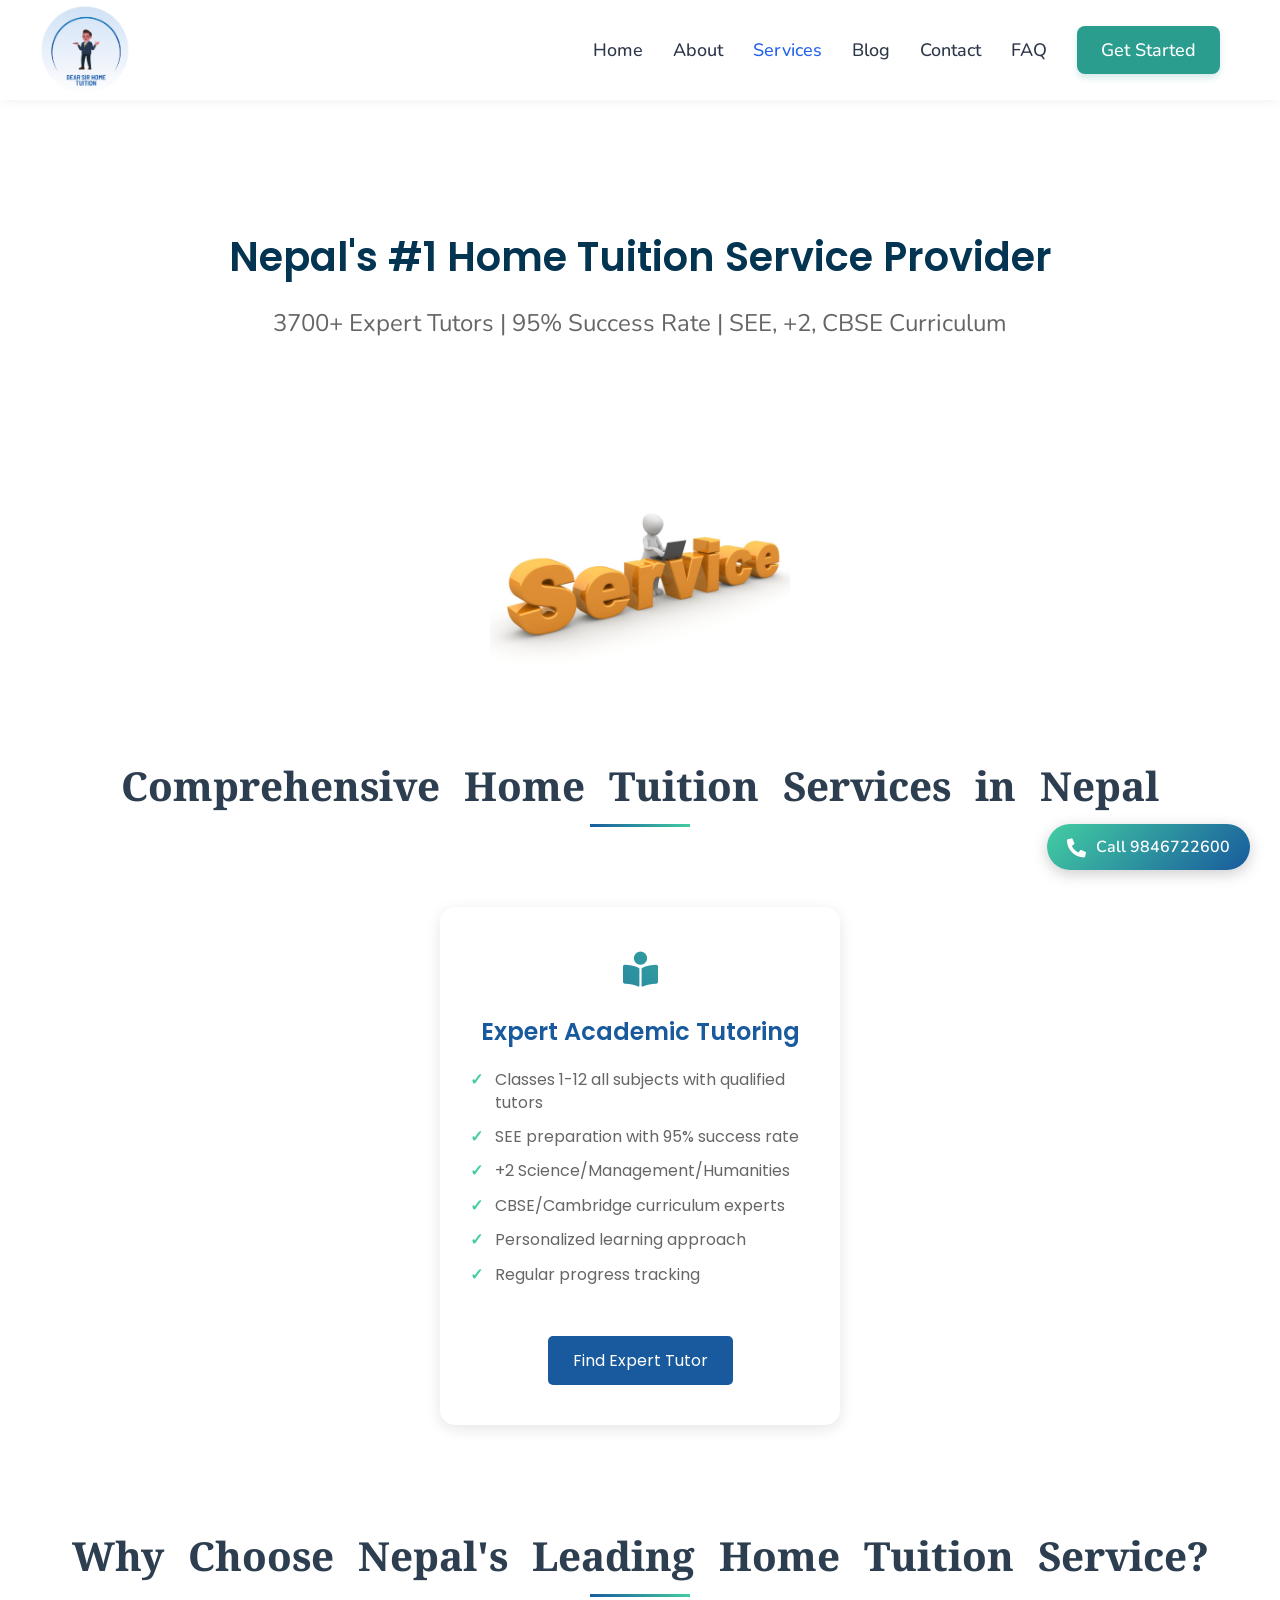
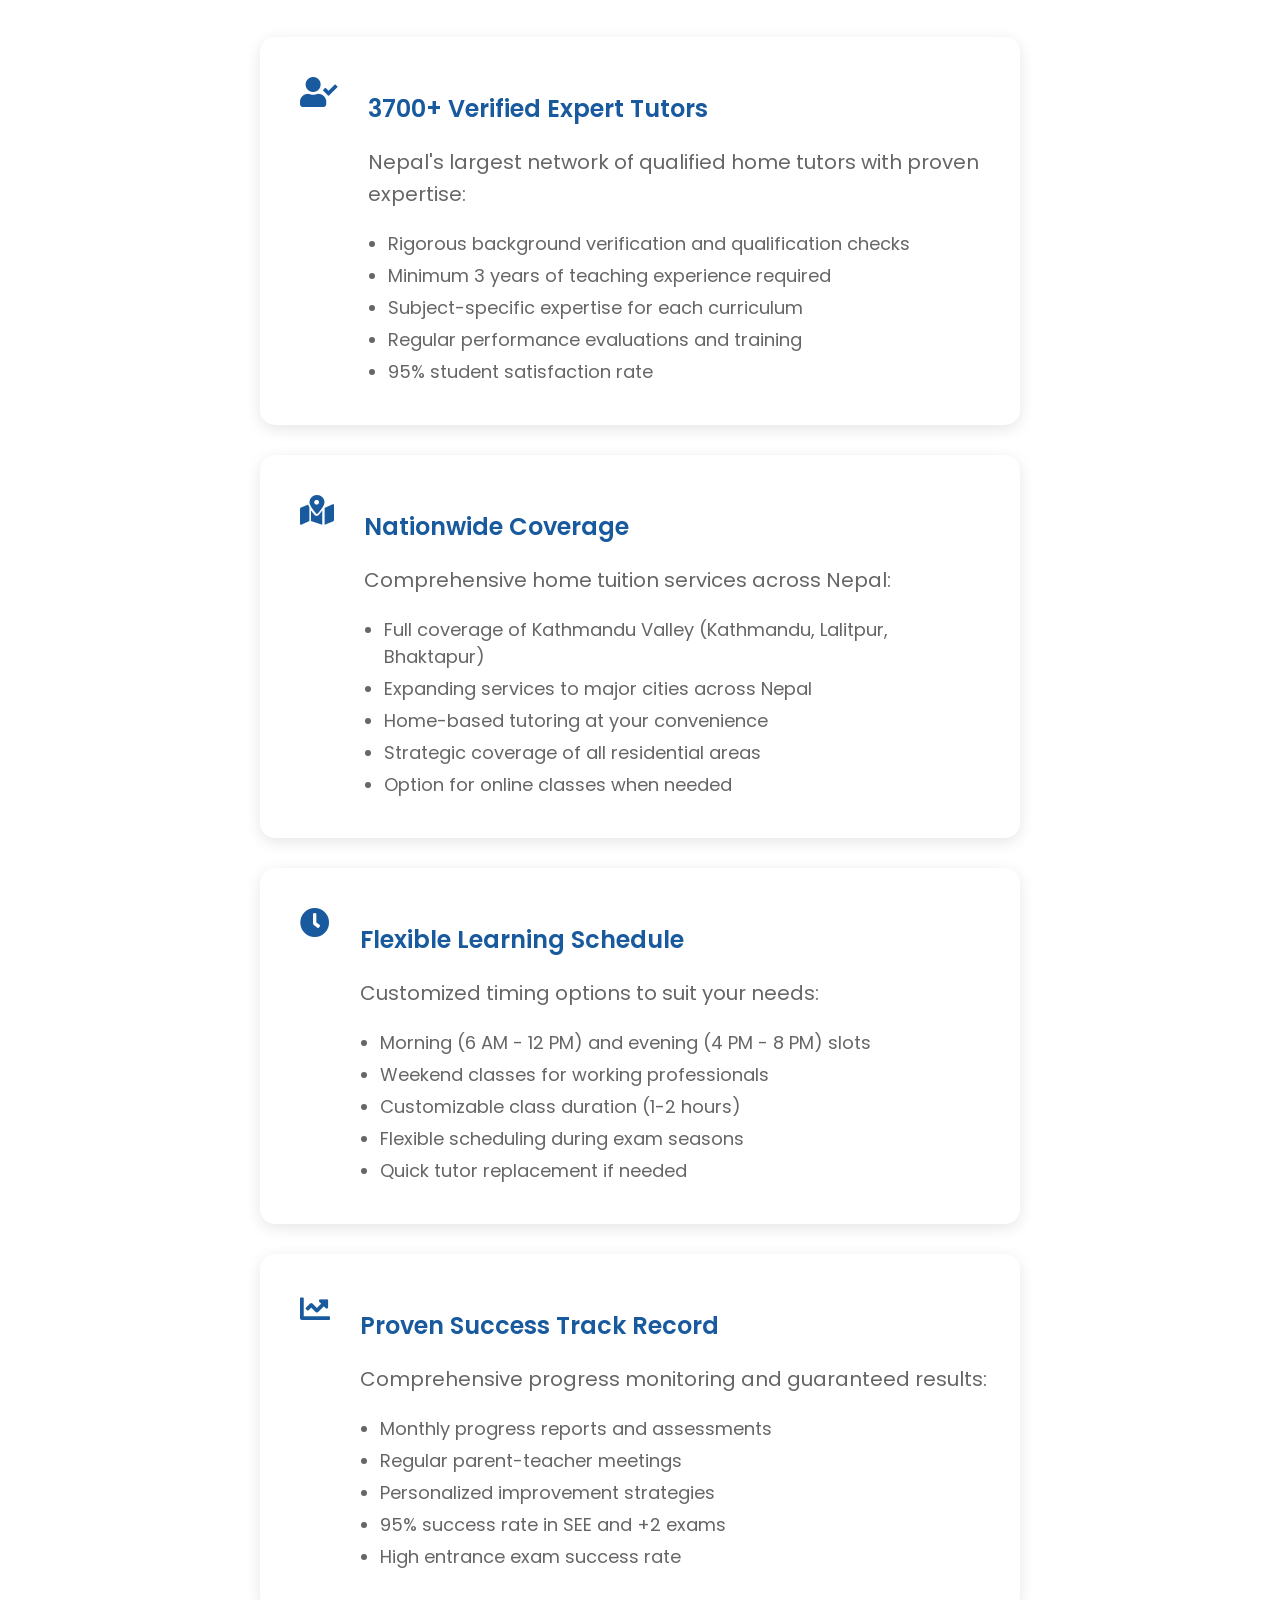
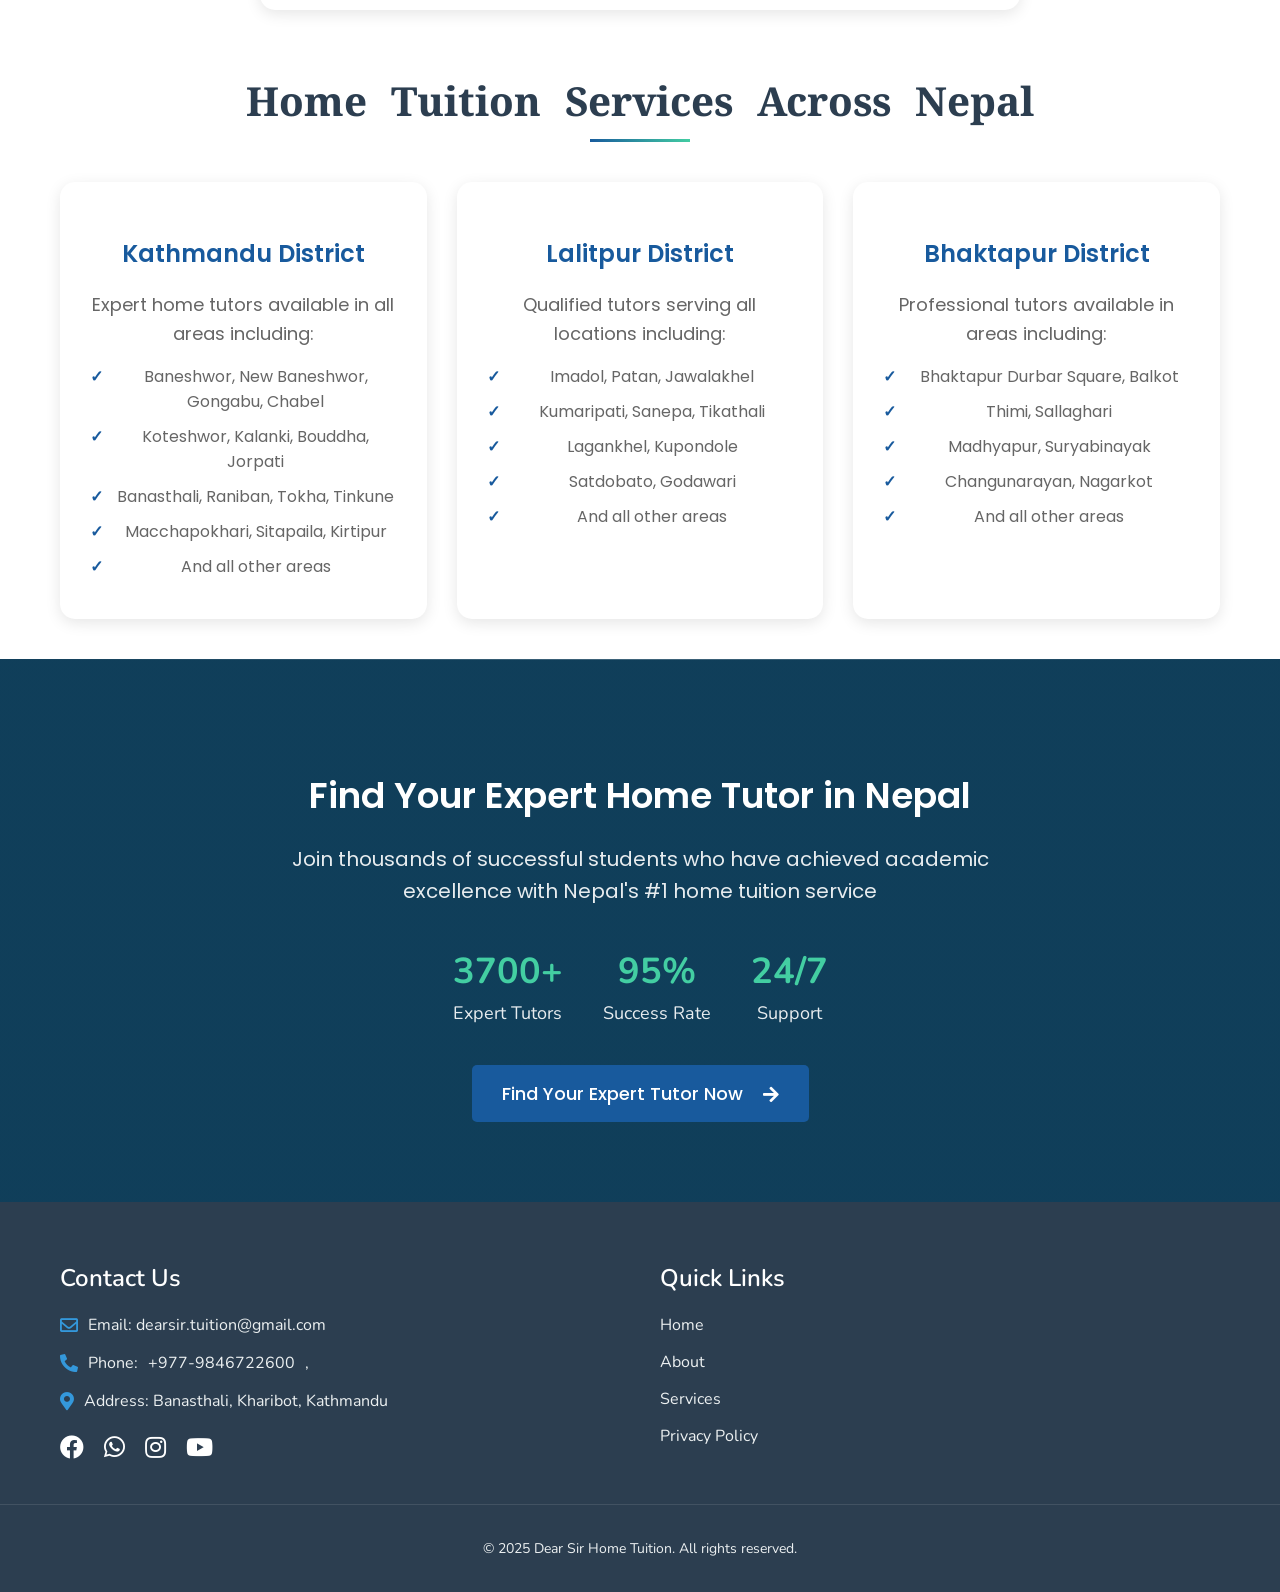
<file: services.html>
<!DOCTYPE html>
<html lang="en">
<head>

     <link rel="icon" href="/image/favicon.ico" type="image/x-icon">
    <script async src="https://www.googletagmanager.com/gtag/js?id=G-DXKBVVB6PF"></script>
    <script>
      window.dataLayer = window.dataLayer || [];
      function gtag(){dataLayer.push(arguments);}
      gtag('js', new Date());

      gtag('config', 'G-DXKBVVB6PF');
    </script>

    <meta charset="UTF-8">
    <meta name="viewport" content="width=device-width, initial-scale=1.0">
    <title>Best Home Tuition in Nepal | Expert Tutors for SEE, +2, CBSE | Dear Sir Home Tuition</title>
    
    <!-- Primary Meta Tags -->
    <meta name="title" content="Best Home Tuition in Nepal |  Dear Sir Home Tuition">
    <meta name="description" content="Nepal's #1 home tuition service with 3700+ expert tutors. Specialized in SEE, +2, and CBSE curriculumn across Kathmandu Valley. Find qualified home tutors near you.">
    <meta name="keywords" content="home tuition near me, home tuition nepal, best tutors nepal, SEE tuition, +2 tuition, CBSE tuition, home teachers kathmandu, private tutors nepal, expert tutors nepal, home tuition kathmandu, best home tuition nepal">
    <meta name="author" content="Dear Sir Home Tuition">
    <meta name="robots" content="index, follow">
    <meta name="language" content="English">
    <meta name="revisit-after" content="7 days">
    <meta name="geo.region" content="NP">
    <meta name="geo.placename" content="Kathmandu">
    
    <!-- Open Graph Meta Tags -->
    <meta property="og:title" content="Best Home Tuition in Nepal |  Dear Sir Home Tuition">
    <meta property="og:description" content="Nepal's #1 home tuition service with 3700+ expert tutors. Specialized in SEE, +2, and CBSE curriculum. 95% success rate and personalized learning.">
    <meta property="og:image" content="https://dearsirhometuition.com/image/service_bg.jpg">
    <meta property="og:url" content="https://dearsirhometuition.com/services.html">
    <meta property="og:type" content="website">
    
    <!-- Twitter Card Meta Tags -->
    <meta name="twitter:card" content="summary_large_image">
    <meta name="twitter:title" content="Best Home Tuition in Nepal | Expert Tutors">
    <meta name="twitter:description" content="Nepal's #1 home tuition service with 3700+ expert tutors. Specialized in SEE, +2, and CBSE curriculum.">
    <meta name="twitter:image" content="https://dearsirhometuition.com/image/service_bg.jpg">

    <!-- Canonical URL -->
    <link rel="canonical" href="https://dearsirhometuition.com/services.html">

    <!-- Structured Data -->
    <script type="application/ld+json">
    {
      "@context": "https://schema.org",
      "@type": "Service",
      "provider": {
        "@type": "EducationalOrganization",
        "name": "Dear Sir Home Tuition",
        "url": "https://dearsirhometuition.com",
        "logo": "https://dearsirhometuition.com/image/logo.png",
        "description": "Nepal's leading home tuition service provider with 3700+ expert tutors",
        "address": {
          "@type": "PostalAddress",
          "streetAddress": "Banasthali, Kharibot",
          "addressLocality": "Kathmandu",
          "addressRegion": "Bagmati",
          "postalCode": "33300",
          "addressCountry": "NP"
        },
        "areaServed": {
          "@type": "Country",
          "name": "Nepal"
        },
        "aggregateRating": {
          "@type": "AggregateRating",
          "ratingValue": "4.9",
          "reviewCount": "122",
          "bestRating": "5"
        }
      },
      "name": "Home Tuition Services in Nepal",
      "description": "Expert home tuition services for SEE, +2, and CBSE curriculum across Nepal",
      "offers": {
        "@type": "Offer",
        "itemOffered": [
          {
            "@type": "Service",
            "name": "SEE Home Tuition",
            "description": "Expert tuition for SEE students with 95% success rate"
          },
          {
            "@type": "Service",
            "name": "+2 Home Tuition",
            "description": "Specialized tuition for +2 Science, Management, and Humanities"
          },
          {
            "@type": "Service",
            "name": "CBSE Home Tuition",
            "description": "Quality tuition for CBSE curriculum students"
          }
        ]
      },
      "hasOfferCatalog": {
        "@type": "OfferCatalog",
        "name": "Home Tuition Services",
        "itemListElement": [
          {
            "@type": "Offer",
            "itemOffered": {
              "@type": "Service",
              "name": "Academic Tutoring",
              "description": "Classes 1-12 all subjects with expert tutors"
            }
          },
          {
            "@type": "Offer",
            "itemOffered": {
              "@type": "Service",
              "name": "Entrance Preparation",
              "description": "Specialized coaching for entrance exams"
            }
          },
          {
            "@type": "Offer",
            "itemOffered": {
              "@type": "Service",
              "name": "Language Courses",
              "description": "Expert language training for all levels"
            }
          }
        ]
      }
    }
    </script>

    <!-- Same header links as index.html -->
    <link rel="preconnect" href="https://fonts.googleapis.com">
    <link rel="preconnect" href="https://fonts.gstatic.com" crossorigin>
    <link href="https://fonts.googleapis.com/css2?family=Poppins:wght@400;500;600&display=swap" rel="stylesheet">
    <link href="https://fonts.googleapis.com/css2?family=Bodoni+Moda:wght@400;700&display=swap" rel="stylesheet">
    <link href="https://fonts.googleapis.com/css2?family=Macondo&display=swap" rel="stylesheet">
    <link href="https://fonts.googleapis.com/css2?family=EB+Garamond:ital,wght@0,400..800;1,400..800&family=Lato:ital,wght@0,100;0,300;0,400;0,700;0,900;1,100;1,300;1,400;1,700;1,900&family=Macondo&family=Montserrat:ital,wght@0,100..900;1,100..900&family=Noto+Sans+Mongolian&display=swap" rel="stylesheet">
    <link rel="stylesheet" href="style.css">
    <link rel="stylesheet" href="https://cdnjs.cloudflare.com/ajax/libs/font-awesome/5.15.1/css/all.min.css">

    <style>

@import url('https://fonts.googleapis.com/css2?family=Noto+Serif+Hentaigana:wght@200..900&family=Noto+Serif+Todhri&family=Roboto:ital,wght@0,100..900;1,100..900&display=swap');

            /* Services Hero Section */
    .services-hero {
        background: #fff;
        padding: 20px 15px;
        text-align: center;
        margin-top: 180px;
    }

    .services-hero-content {
        max-width: 1200px;
        margin: 0 auto;
    }

    .hero-text h1 {
        font-size: 6rem;
        color: #033451;
        margin-bottom: 20px;
        line-height: 1.2;
        font-weight: 600;
        font-family: 'Poppins', sans-serif;
    }

    .hero-text p {
        font-size: 2.4rem;
        color: #666;
        margin-bottom: 30px;
        line-height: 1.5;
        padding: 0 15px;
    }

    .hero-image {
        width: 100%;
        max-width: 300px;
        margin: 30px auto 0;
    }

    .hero-image img {
        width: 100%;
        height: auto;
        border-radius: 10px;
    }

    /* Services Page Styles */


.services-hero h1 {
    font-size: 4rem;
    margin-bottom: 20px;
}

.services-grid {
    display: grid;
    grid-template-columns: repeat(auto-fit, minmax(300px, 1fr));
    gap: 30px;
    padding: 40px 20px;
}

.service-card {
    background: white;
    border-radius: 10px;
    padding: 30px;
    box-shadow: 0 4px 6px rgba(0, 0, 0, 0.1);
    transition: transform 0.3s ease;
}

.service-card:hover {
    transform: translateY(-5px);
}

.service-icon {
    font-size: 3rem;
    color: #033451;
    margin-bottom: 20px;
}

.features-grid {
    max-width: 800px;
    margin: 40px auto;
    display: flex;
    flex-direction: column;
    gap: 30px;
    padding: 0 20px;
}

.feature-item {
    background: white;
    padding: 30px;
    border-radius: 15px;
    box-shadow: 0 4px 15px rgba(0, 0, 0, 0.1);
    display: flex;
    align-items: flex-start;
    gap: 20px;
    transition: transform 0.3s ease;
}

.feature-item:hover {
    transform: translateY(-5px);
}

.feature-item i {
    font-size: 3rem;
    background: #185a9d;
    -webkit-background-clip: text;
    background-clip: text;
    -webkit-text-fill-color: transparent;
    padding: 10px;
}

.feature-content {
    flex: 1;
}

.feature-content h3 {
    font-family: 'Poppins', sans-serif;
    font-size: 2.4rem;
    color: #185a9d;
    margin-bottom: 10px;
    font-weight: 600;
}

.feature-content p {
    font-family: 'Poppins', sans-serif;
    font-size: 2rem;
    color: #666;
    line-height: 1.6;
}

.feature-content ul {
    margin-top: 10px;
    padding-left: 20px;
}

.feature-content li {
    font-family: 'Poppins', sans-serif;
    font-size: 1.8rem;
    color: #666;
    margin: 5px 0;
}

.areas-grid {
    max-width: 1200px;
    margin: 40px auto;
    display: grid;
    grid-template-columns: repeat(3, 1fr);
    gap: 30px;
    padding: 0 20px;
    text-align: center;
}

.area-column h3 {
    font-family: 'Poppins', sans-serif;
    font-size: 2.2rem;
    color: #185a9d;
    margin-bottom: 15px;
    font-weight: 600;
}

.area-column p {
    font-family: 'Poppins', sans-serif;
    font-size: 2rem;
    color: #666;
    line-height: 1.6;
}

.cta-section {
    background: linear-gradient(rgba(3, 52, 81, 0.95), rgba(3, 52, 81, 0.95));
    color: white;
    text-align: center;
    padding: 80px 20px;
}

.cta-content {
    max-width: 800px;
    margin: 0 auto;
}

.cta-content h2 {
    font-family: 'Poppins', sans-serif;
    font-size: 2.5rem;
    margin-bottom: 20px;
    font-weight: 600;
}

.cta-content p {
    font-family: 'Poppins', sans-serif;
    font-size: 2rem;
    margin-bottom: 30px;
    line-height: 1.6;
}

.cta-button {
    background: #185a9d !important;
    color: #fff !important;
    padding: 15px 30px;
    border: none;
    border-radius: 5px;
    font-size: 1.4rem;
    font-weight: 500;
    cursor: pointer;
    transition: all 0.3s ease;
    font-family: 'Poppins', sans-serif;
}

.cta-button:hover {
    background: #185a9d !important;
    color: #fff !important;
    box-shadow: 0 6px 12px rgba(24, 90, 157, 0.15);
    transform: translateY(-2px);
}

.cta-button i {
    margin-left: 10px;
    
}


    /* Section Headings Style */
    .main-services h2,
    .why-choose-us h2,
    .service-areas h2 {
        font-family: "Noto Serif Hentaigana", serif;
        font-size: 4rem;
        background: #2c3e50;
        -webkit-background-clip: text;
        background-clip: text;
        -webkit-text-fill-color: transparent;
        text-align: center;
        margin: 60px 0 40px;
        font-weight: 700;
        position: relative;
        padding-bottom: 15px;
    }

    .main-services h2::after,
    .why-choose-us h2::after,
    .service-areas h2::after {
        content: '';
        position: absolute;
        bottom: 0;
        left: 50%;
        transform: translateX(-50%);
        width: 100px;
        height: 3px;
        background: linear-gradient(45deg, #185a9d, #43cea2);
    }

    /* Core Services Cards Style */
    .services-grid {
        max-width: 1200px;
        margin: 40px auto;
        display: flex;
        justify-content: center;
        padding: 0 20px;
    }

    .service-card {
        width: 100%;
        background: white;
        border-radius: 15px;
        padding: 40px 30px;
        text-align: center;
        box-shadow: 0 4px 15px rgba(0, 0, 0, 0.1);
        transition: transform 0.3s ease;
    }

    .service-card:hover {
        transform: translateY(-10px);
    }

    .service-card h3 {
        font-family: 'Poppins', sans-serif;
        font-size: 2rem;
        color: #185a9d;
        margin: 20px 0;
        font-weight: 600;
    }

    .service-card ul {
        font-family: 'Poppins', sans-serif;
        list-style: none;
        padding: 0;
        margin: 20px 0;
    }

    .service-card ul li {
        font-size: 1.1rem;
        color: #666;
        margin: 10px 0;
        line-height: 1.4;
    }

    .service-card .service-icon {
        font-size: 3.5rem;
        margin-bottom: 20px;
        background: linear-gradient(45deg, #185a9d, #43cea2);
        -webkit-background-clip: text;
        background-clip: text;
        -webkit-text-fill-color: transparent;
    }

    .service-btn {
        background: #185a9d !important;
        color: #fff !important;
        padding: 12px 25px;
        border: none;
        border-radius: 5px;
        font-size: 1.1rem;
        cursor: pointer;
        transition: all 0.3s ease;
        font-family: 'Poppins', sans-serif;
        margin-top: 20px;
    }

    .service-btn:hover {
        background: #185a9d !important;
        color: #fff !important;
        box-shadow: 0 6px 12px rgba(24, 90, 157, 0.15);
        transform: translateY(-2px);
    }

    /* Fade Up Animation */
    .main-services h2,
    .service-card {
        opacity: 0;
        transform: translateY(30px);
        transition: all 0.8s ease-out;
    }

    .fade-up-visible {
        opacity: 1 !important;
        transform: translateY(0) !important;
    }

    
@media (max-width: 768px) {
    .cta-content h2 {
        font-size: 3rem;
    }
    
    .cta-content p {
        font-size: 2.2rem;
    }
    .cta-button{
        font-size: 1.5rem;
    }
}

    /* Responsive Design */
    @media (max-width: 768px) {
        .services-hero {
            margin-top: 200px;
        }

        .services-hero-content {
            display: flex;
            flex-direction: column;
            align-items: center;
        }

        .hero-text h1 {
            font-size: 4rem;
            margin-bottom: 15px;
        }

        .hero-text p {
            font-size: 2.4rem;
            padding: 0 10px;
        }

        .hero-image {
            max-width: 200px;
            margin: 15px auto;
        }

        .main-services h2 {
            font-size: 4rem;
            margin: 30px 0 20px;
        }

        .service-card h3 {
            font-size: 2.4rem;
            margin-bottom: 25px;
        }

        .service-card ul li {
            font-size: 2rem;
            line-height: 1.8;
            margin: 15px 0;
        }

        .service-btn {
            font-size: 2rem;
            padding: 15px 35px;
            margin-top: 20px;
        }
    }

    /* Enhanced Service Areas Styles */
    .areas-grid {
        max-width: 1200px;
        margin: 40px auto;
        display: grid;
        grid-template-columns: repeat(3, 1fr);
        gap: 30px;
        padding: 0 20px;
    }

    .area-column {
        background: white;
        padding: 30px;
        border-radius: 15px;
        box-shadow: 0 4px 15px rgba(0, 0, 0, 0.1);
        transition: transform 0.3s ease;
    }

    .area-column:hover {
        transform: translateY(-5px);
    }

    .area-column h3 {
        font-family: 'Poppins', sans-serif;
        font-size: 2.4rem;
        color: #185a9d;
        margin-bottom: 20px;
        font-weight: 600;
    }

    .area-column p {
        font-family: 'Poppins', sans-serif;
        font-size: 1.8rem;
        color: #666;
        margin-bottom: 15px;
    }

    .area-column ul {
        list-style: none;
        padding: 0;
        margin: 0;
    }

    .area-column ul li {
        font-family: 'Poppins', sans-serif;
        font-size: 1.6rem;
        color: #666;
        margin: 10px 0;
        padding-left: 25px;
        position: relative;
    }

    .area-column ul li::before {
        content: '✓';
        position: absolute;
        left: 0;
        color: #185a9d;
        font-weight: bold;
    }

    /* Enhanced CTA Section Styles */
    .cta-section {
        background: linear-gradient(rgba(3, 52, 81, 0.95), rgba(3, 52, 81, 0.95));
        color: white;
        text-align: center;
        padding: 80px 20px;
        position: relative;
        overflow: hidden;
    }

    .cta-section::before {
        content: '';
        position: absolute;
        top: 0;
        left: 0;
        right: 0;
        height: 1px;
        background: linear-gradient(to right, transparent, rgba(255, 255, 255, 0.2), transparent);
    }

    .cta-content {
        max-width: 800px;
        margin: 0 auto;
        position: relative;
        z-index: 2;
    }

    .cta-content h2 {
        font-family: 'Poppins', sans-serif;
        font-size: 3.6rem;
        margin-bottom: 20px;
        font-weight: 600;
        color: white;
    }

    .cta-content p {
        font-family: 'Poppins', sans-serif;
        font-size: 2rem;
        margin-bottom: 40px;
        line-height: 1.6;
        color: rgba(255, 255, 255, 0.9);
    }

    .cta-stats {
        display: flex;
        justify-content: center;
        gap: 40px;
        margin-bottom: 40px;
    }

    .stat {
        text-align: center;
    }

    .stat-number {
        display: block;
        font-size: 3.6rem;
        font-weight: 700;
        color: #43cea2;
        margin-bottom: 5px;
    }

    .stat-label {
        font-size: 1.8rem;
        color: rgba(255, 255, 255, 0.9);
    }

    .cta-button {
        background: #185a9d !important;
        color: #fff !important;
        padding: 15px 30px;
        border: none;
        border-radius: 5px;
        font-size: 1.8rem;
        font-weight: 500;
        cursor: pointer;
        transition: all 0.3s ease;
        font-family: 'Poppins', sans-serif;
        display: inline-flex;
        align-items: center;
        gap: 10px;
    }

    .cta-button:hover {
        background: #185a9d !important;
        color: #fff !important;
        box-shadow: 0 6px 12px rgba(24, 90, 157, 0.15);
        transform: translateY(-2px);
    }

    .cta-button i {
        transition: transform 0.3s ease;
    }

    .cta-button:hover i {
        transform: translateX(5px);
    }

    /* Enhanced Service Cards Styles */
    .services-grid {
        display: grid;
        grid-template-columns: repeat(auto-fit, minmax(300px, 1fr));
        gap: 30px;
        padding: 40px 20px;
        max-width: 1200px;
        margin: 0 auto;
    }

    .service-card {
        background: white;
        border-radius: 15px;
        padding: 40px 30px;
        box-shadow: 0 4px 15px rgba(0, 0, 0, 0.1);
        transition: transform 0.3s ease;
        text-align: center;
    }

    .service-card:hover {
        transform: translateY(-10px);
    }

    .service-icon {
        font-size: 4rem;
        color: #185a9d;
        margin-bottom: 20px;
        background: linear-gradient(45deg, #185a9d, #43cea2);
        -webkit-background-clip: text;
        background-clip: text;
        -webkit-text-fill-color: transparent;
    }

    .service-card h3 {
        font-family: 'Poppins', sans-serif;
        font-size: 2.4rem;
        color: #185a9d;
        margin-bottom: 20px;
        font-weight: 600;
    }

    .service-card ul {
        list-style: none;
        padding: 0;
        margin: 0 0 30px 0;
        text-align: left;
    }

    .service-card ul li {
        font-family: 'Poppins', sans-serif;
        font-size: 1.6rem;
        color: #666;
        margin: 12px 0;
        padding-left: 25px;
        position: relative;
    }

    .service-card ul li::before {
        content: '✓';
        position: absolute;
        left: 0;
        color: #43cea2;
        font-weight: bold;
    }

    .service-btn {
        background: #185a9d !important;
        color: #fff !important;
        padding: 12px 25px;
        border: none;
        border-radius: 5px;
        font-size: 1.6rem;
        cursor: pointer;
        transition: all 0.3s ease;
        font-family: 'Poppins', sans-serif;
        display: inline-flex;
        align-items: center;
        gap: 10px;
    }

    .service-btn:hover {
        background: #185a9d !important;
        color: #fff !important;
        box-shadow: 0 6px 12px rgba(24, 90, 157, 0.15);
        transform: translateY(-2px);
    }

    /* Responsive Design */
    @media (max-width: 768px) {
        .areas-grid {
            grid-template-columns: 1fr;
        }

        .cta-stats {
            flex-direction: column;
            gap: 20px;
        }

        .stat-number {
            font-size: 3rem;
        }

        .stat-label {
            font-size: 1.6rem;
        }

        .cta-content h2 {
            font-size: 3rem;
        }

        .cta-content p {
            font-size: 1.8rem;
        }

        .cta-button {
            font-size: 1.6rem;
            padding: 12px 24px;
        }

        .service-card {
            padding: 30px 20px;
        }

        .service-card h3 {
            font-size: 2.2rem;
        }

        .service-card ul li {
            font-size: 1.4rem;
        }

        .service-btn {
            font-size: 1.4rem;
            padding: 10px 20px;
        }
    }

    </style>
</head>
<body class="body">

   
   <!-- Navbar -->
<nav class="navbar">
    <div class="nav-content">
      <div class="nav-brand">
        <img src="image/logo.png" alt="Dear Sir Home Tuition Logo" onclick="window.location.href='index.html'" class="logo"/>
      </div>
      
      <ul class="nav-links">
        <li><a href="index.html">Home</a></li>
        <li><a href="about.html">About</a></li>
        <li><a href="services.html" class="active">Services</a></li>
           <li><a href="Blog/blog.html">Blog</a></li>
        <li><a href="https://wa.me/+9779767478036">Contact</a></li>
        <li><a href="faq.html">FAQ</a></li>
        <li><button class="nav-cta" onclick="window.location.href='Apply/parent.html'">Get Started</button></li>
      </ul>
  
      <div class="hamburger">
        <div class="bar"></div>
        <div class="bar"></div>
        <div class="bar"></div>
      </div>
    </div>
  </nav>
  
  
      <!-- End of Navbar  -->
  
  
      <!-- End of Navbar  -->

    <!-- Services Hero Section -->
    <section class="services-hero">
        <div class="services-hero-content">
            <div class="hero-text">
                <h1>Nepal's #1 Home Tuition Service Provider</h1>
                <p>3700+ Expert Tutors | 95% Success Rate | SEE, +2, CBSE Curriculum</p>
            </div>
            <div class="hero-image">
                <img src="image/service_bg.jpg" alt="Best Home Tuition Services in Nepal - Expert Tutors for SEE, +2, CBSE">
            </div>
        </div>
    </section>

    <!-- Main Services Section -->
    <section class="main-services">
        <h2>Comprehensive Home Tuition Services in Nepal</h2>
        <div class="services-grid">
            <!-- Academic Tutoring -->
            <div class="service-card" style="max-width: 400px; margin: 0 auto;">
                <div class="service-icon">
                    <i class="fas fa-book-reader"></i>
                </div>
                <h3>Expert Academic Tutoring</h3>
                <ul>
                    <li>Classes 1-12 all subjects with qualified tutors</li>
                    <li>SEE preparation with 95% success rate</li>
                    <li>+2 Science/Management/Humanities</li>
                    <li>CBSE/Cambridge curriculum experts</li>
                    <li>Personalized learning approach</li>
                    <li>Regular progress tracking</li>
                </ul>
                <button onclick="window.location.href='Apply/parent.html'" class="service-btn">Find Expert Tutor</button>
            </div>

            <!-- Entrance Preparation 
            <div class="service-card" style="max-width: 400px; margin: 0 auto;">
                <div class="service-icon">
                    <i class="fas fa-graduation-cap"></i>
                </div>
                <h3>Entrance Exam Preparation</h3>
                <ul>
                    <li>Medical/Engineering entrance coaching</li>
                    <li>Management entrance preparation</li>
                    <li>Science/Commerce entrance tests</li>
                    <li>Practice tests and mock exams</li>
                    <li>Previous year question analysis</li>
                    <li>Personalized study plans</li>
                </ul>
                <button onclick="window.location.href='Apply/parent.html'" class="service-btn">Start Preparation</button>
            </div>
            -->
            <!-- Language Courses 
            <div class="service-card" style="max-width: 400px; margin: 0 auto;">
                <div class="service-icon">
                    <i class="fas fa-language"></i>
                </div>
                <h3>Language Training</h3>
                <ul>
                    <li>English language proficiency</li>
                    <li>IELTS/TOEFL preparation</li>
                    <li>Nepali language for foreigners</li>
                    <li>Conversation practice</li>
                    <li>Grammar and vocabulary</li>
                    <li>Writing and speaking skills</li>
                </ul>
                <button onclick="window.location.href='Apply/parent.html'" class="service-btn">Learn Languages</button>
            </div>
            -->

        </div>
    </section>

    <!-- Why Choose Us Section -->
    <section class="why-choose-us">
        <h2>Why Choose Nepal's Leading Home Tuition Service?</h2>
        <div class="features-grid">
            <div class="feature-item">
                <i class="fas fa-user-check"></i>
                <div class="feature-content">
                    <h3>3700+ Verified Expert Tutors</h3>
                    <p>Nepal's largest network of qualified home tutors with proven expertise:</p>
                    <ul>
                        <li>Rigorous background verification and qualification checks</li>
                        <li>Minimum 3 years of teaching experience required</li>
                        <li>Subject-specific expertise for each curriculum</li>
                        <li>Regular performance evaluations and training</li>
                        <li>95% student satisfaction rate</li>
                    </ul>
                </div>
            </div>

            <div class="feature-item">
                <i class="fas fa-map-marked-alt"></i>
                <div class="feature-content">
                    <h3>Nationwide Coverage</h3>
                    <p>Comprehensive home tuition services across Nepal:</p>
                    <ul>
                        <li>Full coverage of Kathmandu Valley (Kathmandu, Lalitpur, Bhaktapur)</li>
                        <li>Expanding services to major cities across Nepal</li>
                        <li>Home-based tutoring at your convenience</li>
                        <li>Strategic coverage of all residential areas</li>
                        <li>Option for online classes when needed</li>
                    </ul>
                </div>
            </div>

            <div class="feature-item">
                <i class="fas fa-clock"></i>
                <div class="feature-content">
                    <h3>Flexible Learning Schedule</h3>
                    <p>Customized timing options to suit your needs:</p>
                    <ul>
                        <li>Morning (6 AM - 12 PM) and evening (4 PM - 8 PM) slots</li>
                        <li>Weekend classes for working professionals</li>
                        <li>Customizable class duration (1-2 hours)</li>
                        <li>Flexible scheduling during exam seasons</li>
                        <li>Quick tutor replacement if needed</li>
                    </ul>
                </div>
            </div>

            <div class="feature-item">
                <i class="fas fa-chart-line"></i>
                <div class="feature-content">
                    <h3>Proven Success Track Record</h3>
                    <p>Comprehensive progress monitoring and guaranteed results:</p>
                    <ul>
                        <li>Monthly progress reports and assessments</li>
                        <li>Regular parent-teacher meetings</li>
                        <li>Personalized improvement strategies</li>
                        <li>95% success rate in SEE and +2 exams</li>
                        <li>High entrance exam success rate</li>
                    </ul>
                </div>
            </div>
        </div>
    </section>

    <!-- Service Areas -->
    <section class="service-areas">
        <h2>Home Tuition Services Across Nepal</h2>
        <div class="areas-grid">
            <div class="area-column">
                <h3>Kathmandu District</h3>
                <p>Expert home tutors available in all areas including:</p>
                <ul>
                    <li>Baneshwor, New Baneshwor, Gongabu, Chabel</li>
                    <li>Koteshwor, Kalanki, Bouddha, Jorpati</li>
                    <li>Banasthali, Raniban, Tokha, Tinkune</li>
                    <li>Macchapokhari, Sitapaila, Kirtipur</li>
                    <li>And all other areas</li>
                </ul>
            </div>
            <div class="area-column">
                <h3>Lalitpur District</h3>
                <p>Qualified tutors serving all locations including:</p>
                <ul>
                    <li>Imadol, Patan, Jawalakhel</li>
                    <li>Kumaripati, Sanepa, Tikathali</li>
                    <li>Lagankhel, Kupondole</li>
                    <li>Satdobato, Godawari</li>
                    <li>And all other areas</li>
                </ul>
            </div>
            <div class="area-column">
                <h3>Bhaktapur District</h3>
                <p>Professional tutors available in areas including:</p>
                <ul>
                    <li>Bhaktapur Durbar Square, Balkot</li>
                    <li>Thimi, Sallaghari</li>
                    <li>Madhyapur, Suryabinayak</li>
                    <li>Changunarayan, Nagarkot</li>
                    <li>And all other areas</li>
                </ul>
            </div>
        </div>
    </section>

    <!-- Call to Action Section -->
    <section class="cta-section">
        <div class="cta-content">
            <h2>Find Your Expert Home Tutor in Nepal</h2>
            <p>Join thousands of successful students who have achieved academic excellence with Nepal's #1 home tuition service</p>
            <div class="cta-stats">
                <div class="stat">
                    <span class="stat-number">3700+</span>
                    <span class="stat-label">Expert Tutors</span>
                </div>
                <div class="stat">
                    <span class="stat-number">95%</span>
                    <span class="stat-label">Success Rate</span>
                </div>
                <div class="stat">
                    <span class="stat-number">24/7</span>
                    <span class="stat-label">Support</span>
                </div>
            </div>
            <button onclick="window.location.href='Apply/parent.html'" class="cta-button">
                Find Your Expert Tutor Now <i class="fas fa-arrow-right"></i>
            </button>
        </div>
    </section>

    
<footer class="footer">
  <div class="footer-content">
    <!-- Contact Info -->
    <div class="footer-section">
      <h2>Contact Us</h2>
      <div class="contact-info">
        <p>
          <i class="far fa-envelope"></i>
          <a href="mailto:dearsir.tuition@gmail.com">Email: dearsir.tuition@gmail.com</a>
        </p>
        <p>
          <i class="fas fa-phone-alt"></i>
          Phone: <a href="tel:+9779846722600">+977-9846722600</a>,
          
        </p>
        <p>
          <i class="fas fa-map-marker-alt"></i>
          Address: Banasthali, Kharibot, Kathmandu
        </p>
      </div>
      <!-- Social Media Links -->
      <div class="social-links">
        <a href="https://www.facebook.com/share/1PNnUetz7Z/" target="_blank" class="social-link">
          <i class="fab fa-facebook"></i>
        </a>
        <a href="https://wa.me/+9779846722600" target="_blank" class="social-link">
          <i class="fab fa-whatsapp"></i>
        </a>
        <a href="https://www.instagram.com/dearsirhome?igsh=MWFmaDdvZGg0em9ibQ==" target="_blank" class="social-link">
          <i class="fab fa-instagram"></i>
        </a>
          <a href=https://youtube.com/@dearsirhometuition?si=Ao-_BuNyDNCQ2gVK target="_blank" class="social-link">
          <i class="fab fa-youtube"></i>
        </a>
      </div>
    </div>


    <!-- Quick Links -->
    <div class="footer-section">
      <h2>Quick Links</h2>
      <ul class="quick-links">
        <li><a href="index.html">Home</a></li>
        <li><a href="about.html">About</a></li>
        <li><a href="services.html">Services</a></li>
        <li><a href="privacy.html">Privacy Policy</a></li>
      </ul>
    </div>
  </div>
</a>
  <!-- Copyright -->
  <div class="footer-bottom">
    <p>&copy; 2025 Dear Sir Home Tuition. All rights reserved.</p>
  </div>
</footer>
  
  
  <div class="floating-contact">
    <a href="tel:+977-9846722600" class="contact-btn">
      <i class="fas fa-phone-alt"></i>
      <span>Call 9846722600</span>
    </a>
  </div>

    <!-- Scripts -->
    <script src="script.js"></script>

  
</body>
</html>
</file>
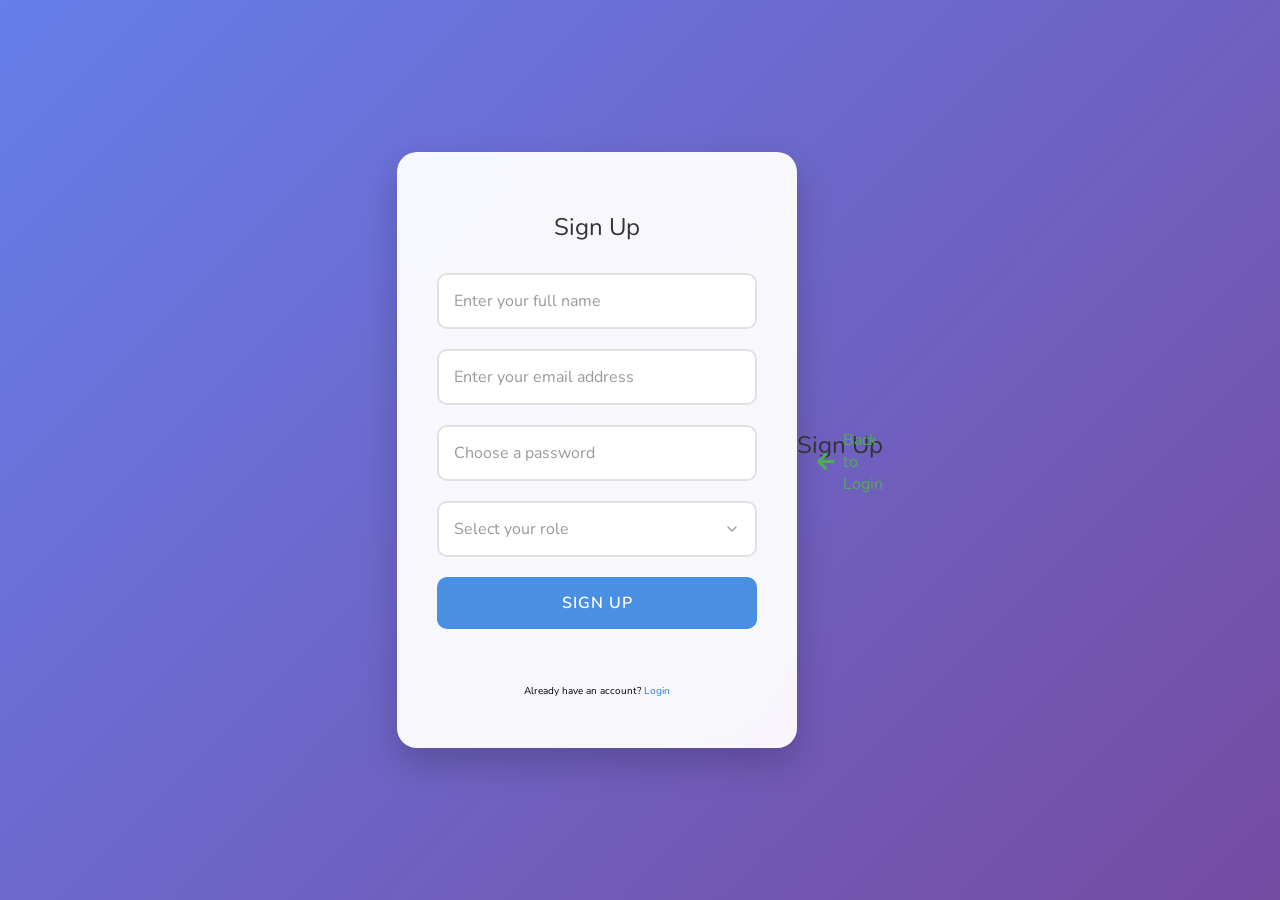
<file: signup.html>
<!DOCTYPE html>
<html lang="en">
<head>
    <meta charset="UTF-8">
    <meta name="viewport" content="width=device-width, initial-scale=1.0">
    <title>Sign Up - Dear Sir Home Tuition</title>
    <link rel="stylesheet" href="style.css">
    <link rel="stylesheet" href="https://cdnjs.cloudflare.com/ajax/libs/font-awesome/5.15.4/css/all.min.css">
    <!-- Use the same styles as login.html -->
</head>
<body>
    <!-- Navbar (reuse your existing navbar) -->
    <nav class="navbar">
        <!-- ... your existing navbar code ... -->
    </nav>

    <div class="auth-container">
        <h2 style="text-align: center; margin-bottom: 30px;">Sign Up</h2>
        <form class="auth-form" id="signupForm">
            <div class="form-group">
                <input type="text" id="name" required placeholder="Enter your full name">
            </div>
            <div class="form-group">
                <input type="email" id="email" required placeholder="Enter your email address">
            </div>
            <div class="form-group">
                <input type="password" id="password" required placeholder="Choose a password">
            </div>
            <div class="form-group">
                <select id="role" required>
                    <option value="" disabled selected>Select your role</option>
                    <option value="student">Student</option>
                    <option value="teacher">Teacher</option>
                    <option value="parent">Parent</option>
                </select>
            </div>
            <button type="submit" class="auth-btn">Sign Up</button>
            <div id="errorMessage" class="error-message"></div>
        </form>
        <div class="auth-links">
            <p>Already have an account? <a href="login.html">Login</a></p>
        </div>
    </div>
    <div class="form-section">
        <!-- Back Arrow Button -->
        <div class="back-arrow" onclick="window.location.href='login.html'">
            <i class="fas fa-arrow-left"></i>
            <span>Back to Login</span>
        </div>
        
        <h2>Sign Up</h2>
        <!-- Rest of your signup form -->
    </div>
    
    <style>
    .back-arrow {
        position: absolute;
        top: 20px;
        left: 20px;
        display: flex;
        align-items: center;
        cursor: pointer;
        color: #4CAF50;
        transition: all 0.3s ease;
    }
    
    .back-arrow i {
        font-size: 20px;
        margin-right: 8px;
    }
    
    .back-arrow span {
        font-size: 16px;
    }
    
    .back-arrow:hover {
        transform: translateX(-5px);
        color: #45a049;
    }
    
    /* Make sure the form section has relative positioning */
    .form-section {
        position: relative;
        /* ... other styles ... */
    }
    </style>
    
       
            <style>
                body {
                    background: linear-gradient(135deg, #667eea 0%, #764ba2 100%);
                    min-height: 100vh;
                    display: flex;
                    justify-content: center;
                    align-items: center;
                    margin: 0;
                    font-family: 'Arial', sans-serif;
                }
        
                .auth-container {
                    max-width: 400px;
                    width: 90%;
                    padding: 40px;
                    background: rgba(255, 255, 255, 0.95);
                    border-radius: 20px;
                    box-shadow: 0 15px 35px rgba(0, 0, 0, 0.2);
                    backdrop-filter: blur(10px);
                }
        
                .auth-form {
                    display: flex;
                    flex-direction: column;
                    gap: 20px;
                }
        
                .form-group {
                    position: relative;
                }
        
                .form-group input,
                .form-group select {
                    width: 100%;
                    padding: 15px;
                    border: 2px solid #e1e1e1;
                    border-radius: 10px;
                    font-size: 16px;
                    transition: all 0.3s;
                    background: white;
                    color: #333;
                }
        
                .form-group input:focus,
                .form-group select:focus {
                    border-color: #4a90e2;
                    box-shadow: 0 0 0 3px rgba(74, 144, 226, 0.1);
                    outline: none;
                }
        
                .form-group input::placeholder {
                    color: #999;
                }
        
                .auth-btn {
                    background: #4a90e2;
                    color: white;
                    padding: 15px;
                    border: none;
                    border-radius: 10px;
                    cursor: pointer;
                    font-size: 16px;
                    font-weight: 600;
                    transition: all 0.3s;
                    text-transform: uppercase;
                    letter-spacing: 1px;
                }
        
                .auth-btn:hover {
                    background: #357abd;
                    transform: translateY(-2px);
                    box-shadow: 0 5px 15px rgba(74, 144, 226, 0.3);
                }
        
                .error-message {
                    color: #ff4444;
                    text-align: center;
                    margin-top: 10px;
                    font-size: 14px;
                }
        
                .auth-links {
                    text-align: center;
                    margin-top: 25px;
                }
        
                .auth-links a {
                    color: #4a90e2;
                    text-decoration: none;
                    font-weight: 600;
                }
        
                .auth-links a:hover {
                    text-decoration: underline;
                }
        
                h2 {
                    color: #333;
                    text-align: center;
                    margin-bottom: 30px;
                    font-size: 24px;
                    font-weight: 700;
                }
        
                /* Custom select styling */
                .form-group select {
                    appearance: none;
                    background-image: url("data:image/svg+xml,%3Csvg xmlns='http://www.w3.org/2000/svg' width='24' height='24' viewBox='0 0 24 24' fill='none' stroke='%23999' stroke-width='2' stroke-linecap='round' stroke-linejoin='round'%3E%3Cpolyline points='6 9 12 15 18 9'%3E%3C/polyline%3E%3C/svg%3E");
                    background-repeat: no-repeat;
                    background-position: right 15px center;
                    background-size: 16px;
                    padding-right: 45px;
                }
        
                .form-group select:invalid {
                    color: #999;
                }
        
                /* Responsive adjustments */
                @media (max-width: 480px) {
                    .auth-container {
                        width: 85%;
                        padding: 30px;
                        margin: 20px;
                    }
                }
            </style>
        
    

        <script>
            
            document.getElementById('signupForm').addEventListener('submit', async (e) => {
                e.preventDefault();
                
                const name = document.getElementById('name').value;
                const email = document.getElementById('email').value;
                const password = document.getElementById('password').value;
                const role = document.getElementById('role').value;
                
                // Add debug log
                console.log('Attempting to register with:', { name, email, role });
                
                try {
                    console.log('Sending request to server...');
                    const response = await fetch('http://localhost:5000/api/auth/register', {
                        method: 'POST',
                        headers: {
                            'Content-Type': 'application/json'
                        },
                        body: JSON.stringify({ name, email, password, role })
                    });
        
                    // Add debug log
                    console.log('Response received:', response.status);
        
                    const data = await response.json();
                    console.log('Data received:', data);  // Add debug log
        
                    if (response.ok) {
                        console.log('Registration successful!');  // Add debug log
                        localStorage.setItem('token', data.token);
                        window.location.href = 'index.html';
                    } else {
                        console.error('Registration failed:', data.message);  // Add debug log
                        document.getElementById('errorMessage').textContent = data.message;
                    }
                } catch (error) {
                    console.error('Error during registration:', error);  // Add debug log
                    document.getElementById('errorMessage').textContent = 'An error occurred. Please try again.';
                }
            });
        </script>
</body>
</html>
</file>
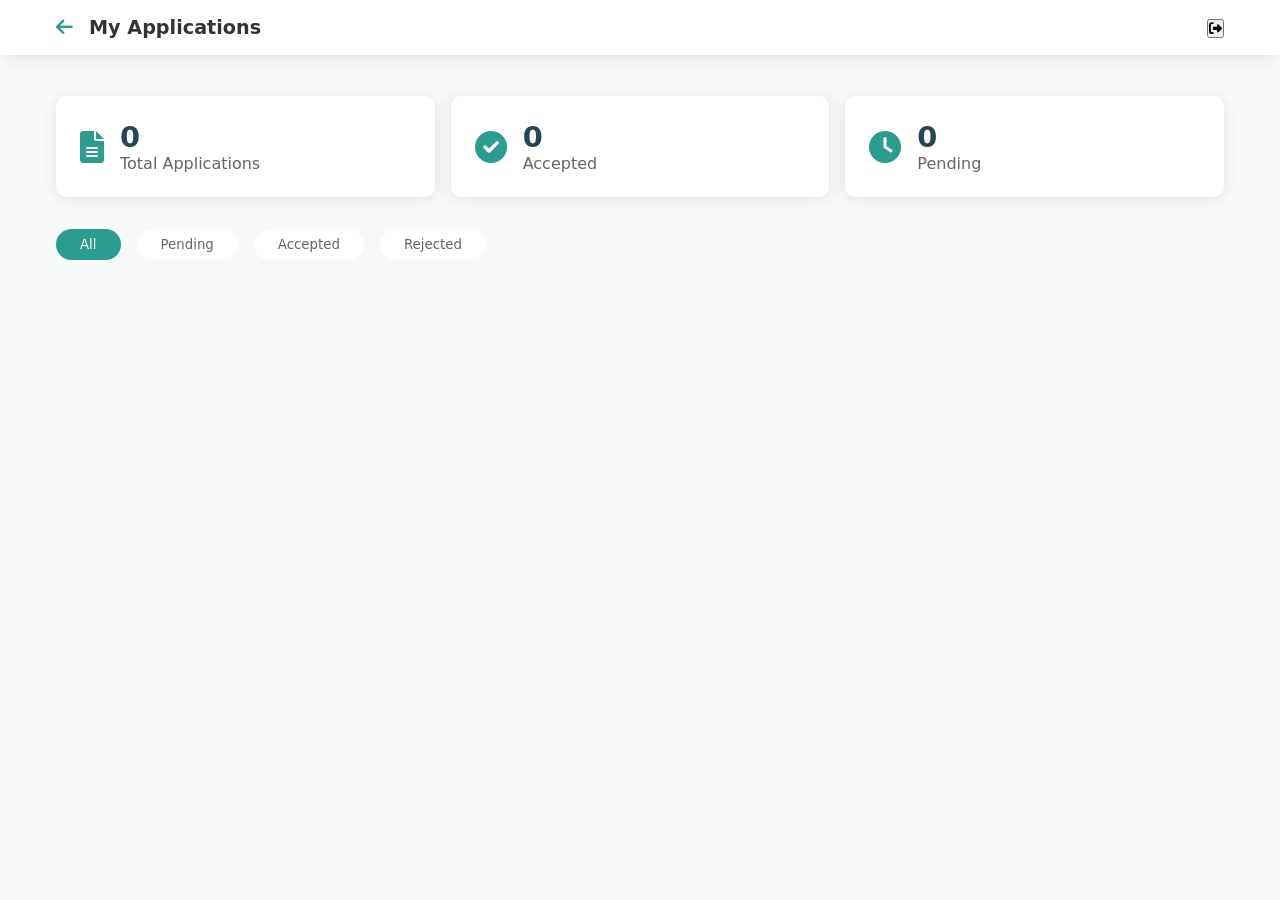
<file: Apply/myApplications.html>
<!DOCTYPE html>
<html lang="en">
<head>

     <link rel="icon" href="/image/favicon.ico" type="image/x-icon">
    
    <script async src="https://www.googletagmanager.com/gtag/js?id=G-DXKBVVB6PF"></script>
    <script>
      window.dataLayer = window.dataLayer || [];
      function gtag(){dataLayer.push(arguments);}
      gtag('js', new Date());

      gtag('config', 'G-DXKBVVB6PF');
    </script>

    


    <meta charset="UTF-8">
    <meta name="viewport" content="width=device-width, initial-scale=1.0">
    <title>My Applications</title>
    <link rel="stylesheet" href="https://cdnjs.cloudflare.com/ajax/libs/font-awesome/6.0.0/css/all.min.css">
</head>
<body>
    <!-- Navigation -->
    <nav class="navbar">
        <div class="nav-container">
            <div class="nav-brand">
                <a href="teacherProfile.html" class="back-btn">
                    <i class="fas fa-arrow-left"></i>
                </a>
                <span>My Applications</span>
            </div>
            <div class="nav-actions">
                <button onclick="logout()" class="logout-btn">
                    <i class="fas fa-sign-out-alt"></i>
                </button>
            </div>
        </div>
    </nav>

    <!-- Main Content -->
    <main class="main-container">
        <!-- Stats Overview -->
        <div class="stats-overview">
            <div class="stat-card">
                <i class="fas fa-file-alt"></i>
                <div class="stat-info">
                    <h3 id="totalApplications">0</h3>
                    <p>Total Applications</p>
                </div>
            </div>
            <div class="stat-card">
                <i class="fas fa-check-circle"></i>
                <div class="stat-info">
                    <h3 id="acceptedApplications">0</h3>
                    <p>Accepted</p>
                </div>
            </div>
            <div class="stat-card">
                <i class="fas fa-clock"></i>
                <div class="stat-info">
                    <h3 id="pendingApplications">0</h3>
                    <p>Pending</p>
                </div>
            </div>
        </div>

        <!-- Applications List -->
        <div class="applications-container">
            <div class="filters">
                <button class="filter-btn active" data-filter="all">All</button>
                <button class="filter-btn" data-filter="pending">Pending</button>
                <button class="filter-btn" data-filter="accepted">Accepted</button>
                <button class="filter-btn" data-filter="rejected">Rejected</button>
            </div>
            
            <div id="applicationsList" class="applications-list">
                <!-- Applications will be loaded here -->
            </div>
        </div>
    </main>

    <style>
        :root {
            --primary-color: #2A9D8F;
            --secondary-color: #264653;
            --accent-color: #E9C46A;
            --success-color: #4CAF50;
            --warning-color: #ff9800;
            --danger-color: #f44336;
            --background-color: #F8F9FA;
            --card-shadow: 0 2px 15px rgba(0, 0, 0, 0.1);
        }

        * {
            margin: 0;
            padding: 0;
            box-sizing: border-box;
            font-family: 'Segoe UI', system-ui, sans-serif;
        }

        body {
            background-color: var(--background-color);
            color: #333;
        }

        .navbar {
            position: fixed;
            top: 0;
            left: 0;
            right: 0;
            background: white;
            box-shadow: var(--card-shadow);
            z-index: 1000;
        }

        .nav-container {
            max-width: 1200px;
            margin: 0 auto;
            padding: 1rem;
            display: flex;
            justify-content: space-between;
            align-items: center;
        }

        .nav-brand {
            display: flex;
            align-items: center;
            gap: 1rem;
            font-size: 1.2rem;
            font-weight: 600;
        }

        .back-btn {
            color: var(--primary-color);
            text-decoration: none;
        }

        .main-container {
            max-width: 1200px;
            margin: 80px auto 0;
            padding: 1rem;
        }

        .stats-overview {
            display: grid;
            grid-template-columns: repeat(auto-fit, minmax(250px, 1fr));
            gap: 1rem;
            margin-bottom: 2rem;
        }

        .stat-card {
            background: white;
            padding: 1.5rem;
            border-radius: 10px;
            box-shadow: var(--card-shadow);
            display: flex;
            align-items: center;
            gap: 1rem;
        }

        .stat-card i {
            font-size: 2rem;
            color: var(--primary-color);
        }

        .stat-info h3 {
            font-size: 1.8rem;
            color: var(--secondary-color);
        }

        .stat-info p {
            color: #666;
        }

        .filters {
            display: flex;
            gap: 1rem;
            margin-bottom: 1.5rem;
            overflow-x: auto;
            padding-bottom: 0.5rem;
        }

        .filter-btn {
            padding: 0.5rem 1.5rem;
            border: none;
            border-radius: 20px;
            background: white;
            color: #666;
            cursor: pointer;
            transition: all 0.3s ease;
            white-space: nowrap;
        }

        .filter-btn.active {
            background: var(--primary-color);
            color: white;
        }

        .applications-list {
            display: grid;
            grid-template-columns: repeat(auto-fill, minmax(300px, 1fr));
            gap: 1.5rem;
        }

        .application-card {
            background: white;
            border-radius: 10px;
            padding: 1.5rem;
            box-shadow: var(--card-shadow);
        }

        .application-header {
            display: flex;
            justify-content: space-between;
            align-items: start;
            margin-bottom: 1rem;
        }

        .application-title {
            font-size: 1.2rem;
            font-weight: 600;
            color: var(--secondary-color);
        }

        .status-badge {
            padding: 0.3rem 1rem;
            border-radius: 15px;
            font-size: 0.875rem;
            font-weight: 500;
        }

        .status-pending {
            background: #fff3e0;
            color: var(--warning-color);
        }

        .status-accepted {
            background: #e8f5e9;
            color: var(--success-color);
        }

        .status-rejected {
            background: #ffebee;
            color: var(--danger-color);
        }

        .application-details {
            margin-top: 1rem;
            padding-top: 1rem;
            border-top: 1px solid #eee;
        }

        .detail-item {
            display: flex;
            align-items: center;
            gap: 0.5rem;
            margin-bottom: 0.5rem;
            color: #666;
        }

        @media (max-width: 768px) {
            .stats-overview {
                grid-template-columns: 1fr;
            }

            .applications-list {
                grid-template-columns: 1fr;
            }

            .filters {
                padding-bottom: 1rem;
            }
        }
    </style>

    <script>
        let applications = [];

        async function loadApplications() {
            try {
                const token = localStorage.getItem('token');
                const response = await fetch(`https://api.dearsirhometuition.com/api/teacher-apply/my-applications`, {
                    headers: {
                        'Authorization': `Bearer ${token}`
                    }
                });

                
                const data = await response.json();
                applications = data.applications;
                
                updateStats();
                displayApplications('all');
                
            } catch (error) {
                console.error('Error loading applications:', error);
            }
        }

        function updateStats() {
            document.getElementById('totalApplications').textContent = applications.length;
            document.getElementById('acceptedApplications').textContent = 
                applications.filter(app => app.status === 'accepted').length;
            document.getElementById('pendingApplications').textContent = 
                applications.filter(app => app.status === 'pending').length;
        }

        function displayApplications(filter) {
            const applicationsList = document.getElementById('applicationsList');
            applicationsList.innerHTML = '';

            const filteredApplications = filter === 'all' 
                ? applications 
                : applications.filter(app => app.status === filter);

            filteredApplications.forEach(app => {
                const card = document.createElement('div');
                card.className = 'application-card';
                card.innerHTML = `
                    <div class="application-header">
                        <h3 class="application-title">${app.vacancy.title}</h3>
                        <span class="status-badge status-${app.status}">${app.status}</span>
                    </div>
                    <div class="application-details">
                        <div class="detail-item">
                            <i class="fas fa-book"></i>
                            <span>${app.vacancy.subject}</span>
                        </div>
                        <div class="detail-item">
                            <i class="fas fa-money-bill-wave"></i>
                            <span>${app.vacancy.salary}</span>
                        </div>
                        <div class="detail-item">
                            <i class="fas fa-calendar-alt"></i>
                            <span>Applied on ${new Date(app.appliedAt).toLocaleDateString()}</span>
                        </div>
                    </div>
                `;
                applicationsList.appendChild(card);
            });
        }

        // Filter buttons functionality
        document.querySelectorAll('.filter-btn').forEach(btn => {
            btn.addEventListener('click', (e) => {
                document.querySelectorAll('.filter-btn').forEach(b => b.classList.remove('active'));
                e.target.classList.add('active');
                displayApplications(e.target.dataset.filter);
            });
        });

        function logout() {
            localStorage.removeItem('token');
            window.location.href = 'teacher.html';
        }

        // Load applications when page loads
        window.onload = loadApplications;
    </script>
</body>
</html>
</file>
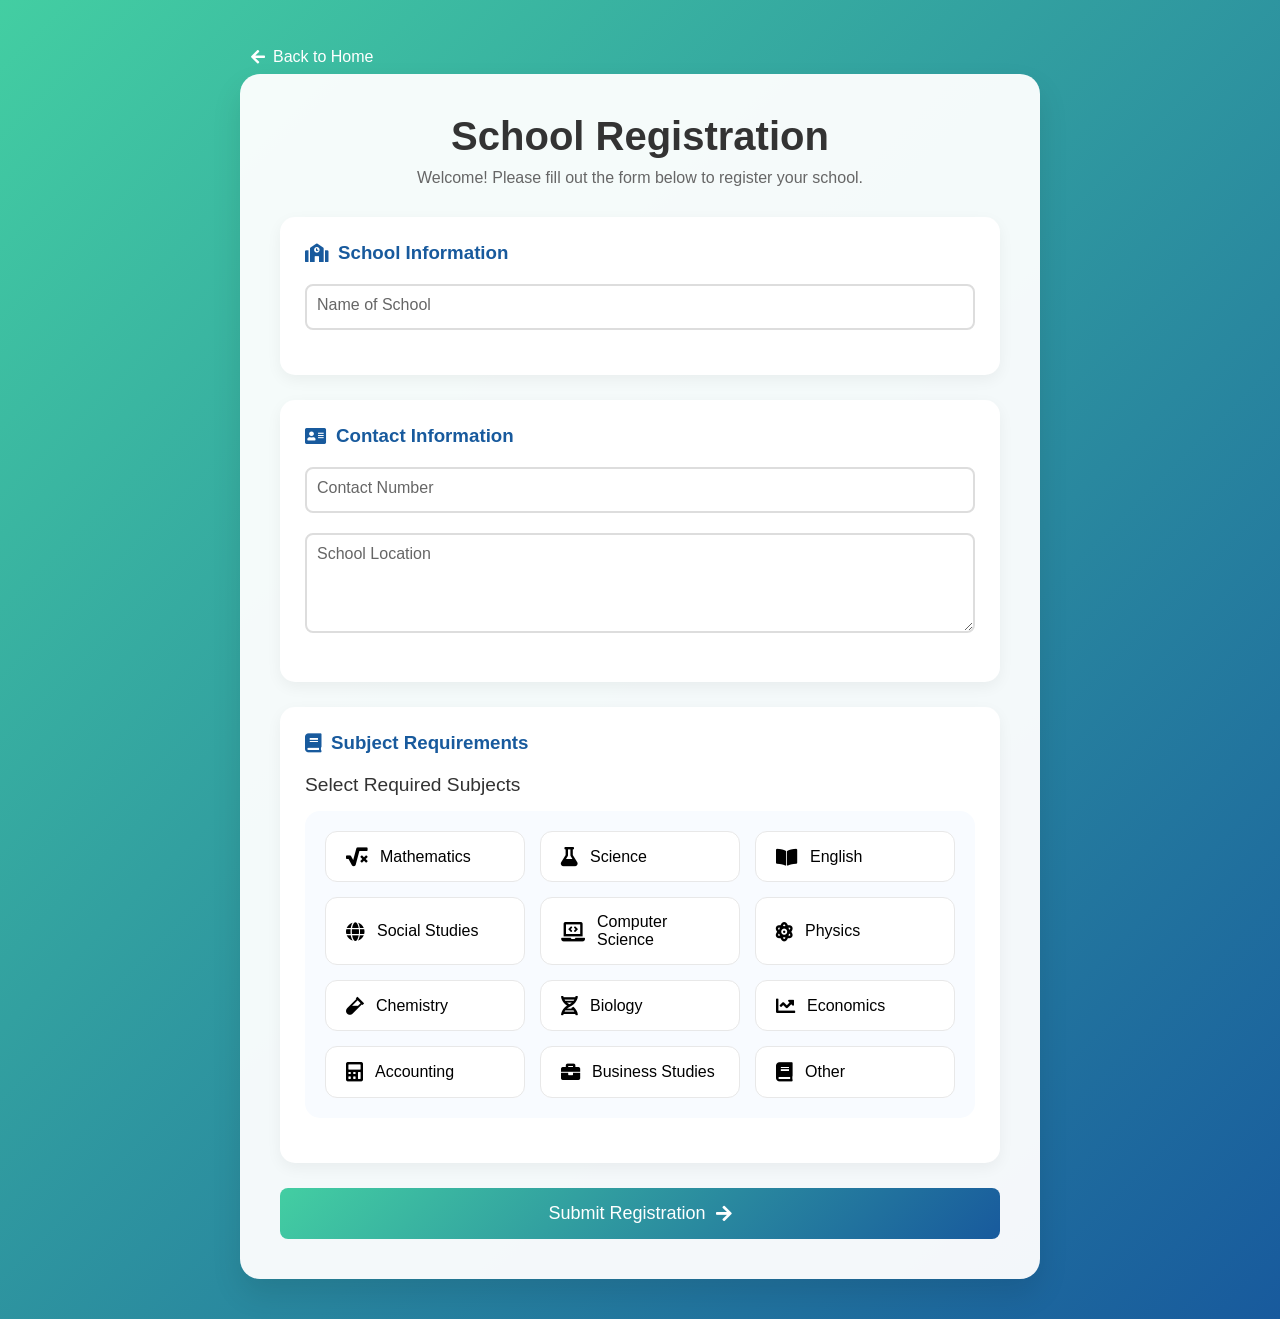
<file: Apply/school.html>
<!DOCTYPE html>
<html lang="en">
<head>
    <script async src="https://www.googletagmanager.com/gtag/js?id=G-DXKBVVB6PF"></script>
    <script>
      window.dataLayer = window.dataLayer || [];
      function gtag(){dataLayer.push(arguments);}
      gtag('js', new Date());

      gtag('config', 'G-DXKBVVB6PF');
    </script>
    
    <meta charset="UTF-8">
    <meta name="viewport" content="width=device-width, initial-scale=1.0">
    <title>School Registration</title>
    <link rel="stylesheet" href="https://cdnjs.cloudflare.com/ajax/libs/font-awesome/5.15.4/css/all.min.css">
</head>
<body>
    <div class="container">
        <!-- Back Arrow Button -->
        <div class="back-arrow" onclick="window.location.href='../index.html'">
            <i class="fas fa-arrow-left"></i>
            <span>Back to Home</span>
        </div>

        <div class="form-container">
            <h1>School Registration</h1>
            <p class="form-description">Welcome! Please fill out the form below to register your school.</p>

            <form id="schoolForm" class="application-form">
                <!-- School Information -->
                <div class="form-section">
                    <h3><i class="fas fa-school"></i> School Information</h3>
                    <div class="form-group">
                        <input type="text" id="schoolName" required>
                        <label for="schoolName">Name of School</label>
                    </div>
                </div>

                <!-- Contact Information -->
                <div class="form-section">
                    <h3><i class="fas fa-address-card"></i> Contact Information</h3>
                    <div class="form-group">
                        <input type="tel" id="phone" required>
                        <label for="phone">Contact Number</label>
                    </div>
                    <div class="form-group">
                        <textarea id="location" required></textarea>
                        <label for="location">School Location</label>
                    </div>
                </div>

                <!-- Subject Requirements -->
                <div class="form-section">
                    <h3><i class="fas fa-book"></i> Subject Requirements</h3>
                    <div class="form-group">
                        <label class="subject-label">Select Required Subjects</label>
                        <div class="subject-grid" id="subjectGrid">
                            <!-- Subjects will be dynamically populated here -->
                        </div>
                        <input type="hidden" id="subjects" required>
                    </div>
                </div>

                <button type="submit" class="submit-btn">
                    <span>Submit Registration</span>
                    <i class="fas fa-arrow-right"></i>
                </button>
            </form>
        </div>
    </div>

    <style>
        /* Copy all styles from parent.html */
        * {
            margin: 0;
            padding: 0;
            box-sizing: border-box;
            font-family: 'Segoe UI', Tahoma, Geneva, Verdana, sans-serif;
        }

        body {
            background: linear-gradient(135deg, #43cea2, #185a9d);
            min-height: 100vh;
            padding: 40px 20px;
        }

        .container {
            max-width: 800px;
            margin: 0 auto;
            position: relative;
        }

        .form-container {
            background: rgba(255, 255, 255, 0.95);
            border-radius: 20px;
            padding: 40px;
            box-shadow: 0 15px 30px rgba(0, 0, 0, 0.1);
        }

        h1 {
            color: #333;
            text-align: center;
            margin-bottom: 10px;
            font-size: 2.5em;
        }

        .form-description {
            text-align: center;
            color: #666;
            margin-bottom: 30px;
        }

        .form-section {
            background: #fff;
            padding: 25px;
            border-radius: 15px;
            margin-bottom: 25px;
            box-shadow: 0 5px 15px rgba(0, 0, 0, 0.05);
        }

        .form-section h3 {
            color: #185a9d;
            margin-bottom: 20px;
            display: flex;
            align-items: center;
            gap: 10px;
        }


        
                    .subject-label {
            display: block;
            margin-bottom: 15px;
            color: #333;
            font-size: 1.2em;
            font-weight: 500;
            position: static;
            }

            .subject-grid {
            display: grid;
            grid-template-columns: repeat(auto-fill, minmax(200px, 1fr));
            gap: 15px;
            margin-top: 10px;
            background: #f8fbff;
            padding: 20px;
            border-radius: 15px;
            }

            .subject-card {
            background: #ffffff;
            border: 1px solid #e8e8e8;
            border-radius: 12px;
            padding: 15px 20px;
            cursor: pointer;
            transition: all 0.2s ease;
            display: flex;
            align-items: center;
            gap: 12px;
            }

            .subject-card:hover {
            transform: translateY(-2px);
            box-shadow: 0 4px 12px rgba(0, 0, 0, 0.05);
            }

            .subject-card.selected {
            background: #56e3b7;
            color: white;
            border-color: transparent;
            }

            .subject-card i {
            font-size: 1.2em;
            }

            .subject-card.selected i {
            color: white;
            }







        .form-group {
            margin-bottom: 20px;
            position: relative;
        }

        input, select, textarea {
            width: 100%;
            padding: 12px;
            border: 2px solid #ddd;
            border-radius: 8px;
            font-size: 16px;
            transition: all 0.3s ease;
        }

        input:focus, select:focus, textarea:focus {
            border-color: #43cea2;
            outline: none;
        }

        label {
            position: absolute;
            left: 12px;
            top: 12px;
            color: #666;
            transition: all 0.3s ease;
            pointer-events: none;
        }

        input:focus ~ label,
        input:valid ~ label,
        textarea:focus ~ label,
        textarea:valid ~ label {
            top: -20px;
            left: 0;
            font-size: 14px;
            color: #43cea2;
        }

        select {
            cursor: pointer;
            color: #666;
        }

        textarea {
            height: 100px;
            resize: vertical;
        }

        .submit-btn {
            width: 100%;
            padding: 15px;
            background: linear-gradient(135deg, #43cea2, #185a9d);
            color: white;
            border: none;
            border-radius: 8px;
            font-size: 18px;
            cursor: pointer;
            transition: all 0.3s ease;
            display: flex;
            justify-content: center;
            align-items: center;
            gap: 10px;
        }

        .submit-btn:hover {
            transform: translateY(-2px);
            box-shadow: 0 5px 15px rgba(0, 0, 0, 0.2);
        }

        .back-arrow {
            position: relative;
            padding: 7px 10px;
            margin: 1px;
            color: white;
            display: flex;
            align-items: center;
            gap: 8px;
            cursor: pointer;
            transition: all 0.3s ease;
        }

        .back-arrow:hover {
            transform: translateX(-5px);
        }

        /*for science and management */




                    .stream-container {
            display: grid;
            grid-template-columns: repeat(3, 1fr);
            gap: 30px;
            margin-top: 20px;
            padding: 20px;
            background: #f8fbff;
            border-radius: 15px;
            max-width: 100%;
            }

                        .stream-column {
            background: #ffffff;
            border-radius: 15px;
            padding: 25px;
            height: 100%;
            min-height: 300px;
            display: flex;
            flex-direction: column;
            box-shadow: 0 2px 8px rgba(0, 0, 0, 0.05);
            }

                    .stream-title {
        color: #185a9d;
        font-size: 1.2em;
        font-weight: 600;
        margin-bottom: 20px;
        padding-bottom: 10px;
        border-bottom: 1px solid #f0f0f0;
        }

            .stream-subjects {
            display: grid;
            gap: 12px;
            }

                        /* Responsive design for mobile */
            @media (max-width: 768px) {
            .stream-container {
                grid-template-columns: 1fr;
            }
            
            .stream-column {
                margin-bottom: 20px;
            }
            }


            .custom-subject-input {
  display: flex;
  flex-direction: column;
  gap: 10px;
  margin-bottom: 15px;
  width: 100%;
}

                    
                        #customSubjectsList {
            display: flex;
            flex-direction: column;
            gap: 12px;
            margin-top: 5px;
            }

         .custom-subject-input input {
            
            flex: 1;
            padding: 10px;
            border: 1px solid #e8e8e8;
            border-radius: 8px;
            font-size: 14px;
            }

                        .custom-subject-input button {
            padding: 8px 20px;
            background: #00c896;
            color: white;
            border: none;
            border-radius: 8px;
            cursor: pointer;
            transition: all 0.2s ease;
            font-size: 14px;
            min-width: 80px;
            }

            .custom-subject-input button:hover {
            background: #00b085;
            }

                        .remove-subject {
            margin-left: auto;
            cursor: pointer;
            color: #666;
            }

            .remove-subject:hover {
            color: #ff4444;
            }
                   

            /* Update responsive design */
            @media (max-width: 992px) {
            .stream-container {
                grid-template-columns: 1fr 1fr;
            }
            }

            @media (max-width: 768px) {
            .stream-container {
                grid-template-columns: 1fr;
            }
            
            .stream-column {
                margin-bottom: 20px;
            }
            }




        /* Responsive Design */
        @media (max-width: 768px) {
            .form-container {
                padding: 20px;
            }

            h1 {
                font-size: 2em;
            }

            .form-section {
                padding: 15px;
            }
        }

        @media (max-width: 480px) {
            body {
                padding: 20px 10px;
            }

            h1 {
                font-size: 1.8em;
            }

            .form-description {
                font-size: 14px;
            }
        }

    </style>

    <script>
        // Modified script for school subjects
        function getSubjectIcon(subject) {
            const icons = {
                'Mathematics': 'fas fa-square-root-alt',
                'Science': 'fas fa-flask',
                'English': 'fas fa-book-open',
                'Social Studies': 'fas fa-globe',
                'Computer Science': 'fas fa-laptop-code',
                'Physics': 'fas fa-atom',
                'Chemistry': 'fas fa-vial',
                'Biology': 'fas fa-dna',
                'Economics': 'fas fa-chart-line',
                'Accounting': 'fas fa-calculator',
                'Business Studies': 'fas fa-briefcase',
                'Other': 'fas fa-book'
            };
            return icons[subject] || 'fas fa-book';
        }

        function initializeSubjects() {
            const subjects = [
                'Mathematics', 'Science', 'English', 'Social Studies',
                'Computer Science', 'Physics', 'Chemistry', 'Biology',
                'Economics', 'Accounting', 'Business Studies', 'Other'
            ];

            const subjectGrid = document.getElementById('subjectGrid');
            const hiddenSubjectInput = document.getElementById('subjects');
            let selectedSubjects = [];

            subjects.forEach(subject => {
                const card = document.createElement('div');
                card.className = 'subject-card';
                card.innerHTML = `
                    <i class="${getSubjectIcon(subject)}"></i>
                    <span>${subject}</span>
                `;

                card.addEventListener('click', () => {
                    card.classList.toggle('selected');
                    
                    if (card.classList.contains('selected')) {
                        selectedSubjects.push(subject);
                    } else {
                        selectedSubjects = selectedSubjects.filter(s => s !== subject);
                    }
                    
                    hiddenSubjectInput.value = selectedSubjects.join(',');
                });

                subjectGrid.appendChild(card);
            });
        }

        // Initialize subjects when page loads
        document.addEventListener('DOMContentLoaded', initializeSubjects);

        // Form submission handler
        document.getElementById('schoolForm').addEventListener('submit', async function(e) {
            e.preventDefault();
            
            if (!document.getElementById('subjects').value) {
                alert('Please select at least one subject');
                return;
            }
            
            const formData = {
                schoolName: document.getElementById('schoolName').value,
                phone: document.getElementById('phone').value,
                location: document.getElementById('location').value,
                subjects: document.getElementById('subjects').value.split(',')
            };

            try {
                const response = await fetch('http://localhost:5000/api/schools/submit', {
                    method: 'POST',
                    headers: {
                        'Content-Type': 'application/json',
                    },
                    body: JSON.stringify(formData)
                });

                const data = await response.json();

                if (data.success) {
                    alert('Registration submitted successfully!');
                    this.reset();
                } else {
                    alert('Error: ' + data.message);
                }
            } catch (error) {
                console.error('Error:', error);
                alert('Error submitting form. Please try again.');
            }
        });
    </script>
</body>
</html>
</file>
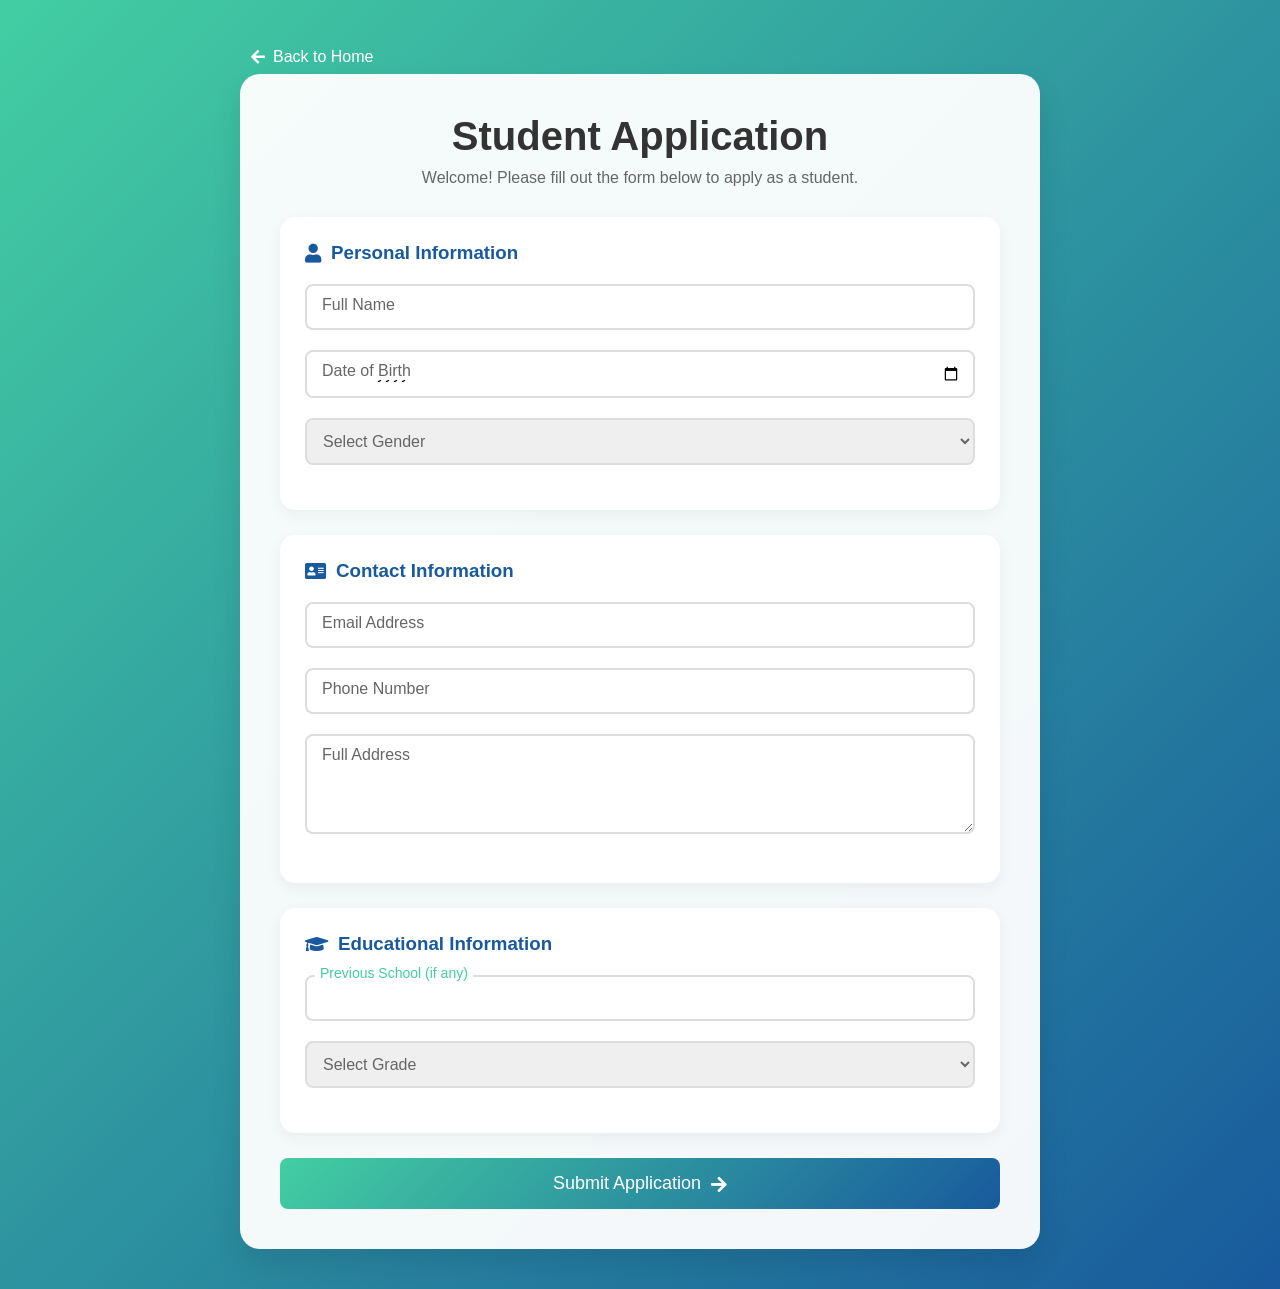
<file: Apply/student.html>
<!DOCTYPE html>
<html lang="en">
<head>

    <script async src="https://www.googletagmanager.com/gtag/js?id=G-DXKBVVB6PF"></script>
    <script>
      window.dataLayer = window.dataLayer || [];
      function gtag(){dataLayer.push(arguments);}
      gtag('js', new Date());

      gtag('config', 'G-DXKBVVB6PF');
    </script>

<script src="../config.js"></script>

    <meta charset="UTF-8">
    <meta name="viewport" content="width=device-width, initial-scale=1.0">
    <title>Student Application</title>
    <link rel="stylesheet" href="https://cdnjs.cloudflare.com/ajax/libs/font-awesome/5.15.4/css/all.min.css">
</head>
<body>
    <div class="container">
        <!-- Back Arrow Button -->
        <div class="back-arrow" onclick="window.location.href='../index.html'">
            <i class="fas fa-arrow-left"></i>
            <span>Back to Home</span>
        </div>

        <div class="form-container">
            <h1>Student Application</h1>
            <p class="form-description">Welcome! Please fill out the form below to apply as a student.</p>

            <form id="studentForm" class="application-form">
                <!-- Personal Information -->
                <div class="form-section">
                    <h3><i class="fas fa-user"></i> Personal Information</h3>
                    <div class="form-group">
                        <input type="text" id="fullName" required>
                        <label for="fullName">Full Name</label>
                    </div>
                    <div class="form-group">
                        <input type="date" id="dob" required>
                        <label for="dob">Date of Birth</label>
                    </div>
                    <div class="form-group">
                        <select id="gender" required>
                            <option value="" disabled selected>Select Gender</option>
                            <option value="male">Male</option>
                            <option value="female">Female</option>
                            <option value="other">Other</option>
                        </select>
                    </div>
                </div>

                <!-- Contact Information -->
                <div class="form-section">
                    <h3><i class="fas fa-address-card"></i> Contact Information</h3>
                    <div class="form-group">
                        <input type="email" id="email" required>
                        <label for="email">Email Address</label>
                    </div>
                    <div class="form-group">
                        <input type="tel" id="phone" required>
                        <label for="phone">Phone Number</label>
                    </div>
                    <div class="form-group">
                        <textarea id="address" required></textarea>
                        <label for="address">Full Address</label>
                    </div>
                </div>

                <!-- Educational Information -->
                <div class="form-section">
                    <h3><i class="fas fa-graduation-cap"></i> Educational Information</h3>
                    <div class="form-group">
                        <input type="text" id="previousSchool">
                        <label for="previousSchool">Previous School (if any)</label>
                    </div>
                    <div class="form-group">
                        <select id="grade" required>
                            <option value="" disabled selected>Select Grade</option>
                            <option value="1">Grade 1</option>
                            <option value="2">Grade 2</option>
                            <option value="3">Grade 3</option>
                            <option value="4">Grade 4</option>
                            <option value="5">Grade 5</option>
                        </select>
                    </div>
                </div>

                <button type="submit" class="submit-btn">
                    <span>Submit Application</span>
                    <i class="fas fa-arrow-right"></i>
                </button>
            </form>
        </div>
    </div>

    <style>
        * {
            margin: 0;
            padding: 0;
            box-sizing: border-box;
            font-family: 'Segoe UI', Tahoma, Geneva, Verdana, sans-serif;
        }

        body {
            background: linear-gradient(135deg, #43cea2, #185a9d);
            min-height: 100vh;
            padding: 40px 20px;
        }

        .container {
            max-width: 800px;
            margin: 0 auto;
            position: relative;
        }

        .form-container {
            background: rgba(255, 255, 255, 0.95);
            border-radius: 20px;
            padding: 40px;
            box-shadow: 0 15px 30px rgba(0, 0, 0, 0.1);
        }

        h1 {
            color: #333;
            text-align: center;
            margin-bottom: 10px;
            font-size: 2.5em;
        }

        .form-description {
            text-align: center;
            color: #666;
            margin-bottom: 30px;
        }

        .form-section {
            background: #fff;
            padding: 25px;
            border-radius: 15px;
            margin-bottom: 25px;
            box-shadow: 0 5px 15px rgba(0, 0, 0, 0.05);
        }

        .form-section h3 {
            color: #185a9d;
            margin-bottom: 20px;
            display: flex;
            align-items: center;
            gap: 10px;
        }

        .form-group {
            margin-bottom: 20px;
            position: relative;
        }

        input, select, textarea {
            width: 100%;
            padding: 12px;
            border: 2px solid #ddd;
            border-radius: 8px;
            font-size: 16px;
            transition: all 0.3s ease;
        }

        input:focus, select:focus, textarea:focus {
            border-color: #43cea2;
            outline: none;
        }

        label {
            position: absolute;
            left: 12px;
            top: 12px;
            color: #666;
            transition: all 0.3s ease;
            pointer-events: none;
            background: white;
            padding: 0 5px;
        }

        input:focus ~ label,
        input:valid ~ label,
        textarea:focus ~ label,
        textarea:valid ~ label {
            top: -10px;
            left: 10px;
            font-size: 14px;
            color: #43cea2;
        }

        select {
            cursor: pointer;
            color: #666;
        }

        textarea {
            height: 100px;
            resize: vertical;
        }

        .submit-btn {
            width: 100%;
            padding: 15px;
            background: linear-gradient(135deg, #43cea2, #185a9d);
            color: white;
            border: none;
            border-radius: 8px;
            font-size: 18px;
            cursor: pointer;
            transition: all 0.3s ease;
            display: flex;
            justify-content: center;
            align-items: center;
            gap: 10px;
        }

        .submit-btn:hover {
            transform: translateY(-2px);
            box-shadow: 0 5px 15px rgba(0, 0, 0, 0.2);
        }

        .back-arrow {
            position: relative;
            padding: 7px 10px;
            margin: 1px;
            color: white;
            display: flex;
            align-items: center;
            gap: 8px;
            cursor: pointer;
            transition: all 0.3s ease;
        }

        .back-arrow:hover {
            transform: translateX(-5px);
        }

        @media (max-width: 768px) {
            .form-container {
                padding: 20px;
            }

            h1 {
                font-size: 2em;
            }

            .form-section {
                padding: 15px;
            }
        }

        @media (max-width: 480px) {
            body {
                padding: 20px 10px;
            }

            h1 {
                font-size: 1.8em;
            }

            .form-description {
                font-size: 14px;
            }
        }
    </style>

    <script>
        document.getElementById('studentForm').addEventListener('submit', async function(e) {
            e.preventDefault();
            
            const formData = {
                fullName: document.getElementById('fullName').value,
                dateOfBirth: document.getElementById('dob').value,
                gender: document.getElementById('gender').value,
                email: document.getElementById('email').value,
                phone: document.getElementById('phone').value,
                address: document.getElementById('address').value,
                previousSchool: document.getElementById('previousSchool').value,
                grade: document.getElementById('grade').value
            };

            try {
                const response = await fetch(`${API_BASE_URL}/api/student-apply/submit`, {
                    method: 'POST',
                    headers: {
                        'Content-Type': 'application/json',

                    },
                    body: JSON.stringify(formData)
                });

                const data = await response.json();

                if (data.success) {
                    alert('Application submitted successfully!');
                    this.reset();
                } else {
                    alert('Error: ' + data.message);
                }
            } catch (error) {
                console.error('Error:', error);
                alert('Error submitting form. Please try again.');
            }
        });
    </script>
</body>
</html>
</file>
<file: style.css>
@import url("https://fonts.googleapis.com/css2?family=Nunito:wght@200;300;400;600;700;800;900&display=swap");
@import url('https://fonts.googleapis.com/css2?family=Bodoni+Moda:wght@400;700&display=swap');
@import url('https://fonts.googleapis.com/css2?family=DM+Sans:wght@400;500;700&display=swap');
@import url('https://fonts.googleapis.com/css2?family=Poppins:wght@400;500;600&display=swap');

@import url('https://fonts.googleapis.com/css2?family=Cormorant+Garamond:wght@400;700&display=swap');

@import url('https://fonts.googleapis.com/css2?family=Noto+Serif+Hentaigana:wght@200..900&family=Noto+Serif+Todhri&family=Roboto:ital,wght@0,100..900;1,100..900&display=swap');

@import url('https://fonts.googleapis.com/css2?family=Montserrat:wght@700&display=swap');

*:not(.navbar-link, .navbar-link, .section-title *) {

  text-decoration: none;
  outline: none;
  font-family: "Nunito", sans-serif;
  font-weight: 400;
}

* {
  box-sizing: border-box;
}

html {
    font-size: 62.5%;
    scroll-behavior: smooth;
}

body, html {
  margin: 0;
  padding: 0;
  width: 100%;
  overflow-x: hidden; /* Prevent horizontal scroll */
}

::selection {
    background: rgba(255, 215, 0, 0.3);
    color: white;
}


.navbar {
  position: fixed;
  top: 0;
  left: 0;
  width: 100%;
  background: rgba(255, 255, 255, 0.98);
  z-index: 1000;
  padding: 0;  /* Removed padding completely */
  box-shadow: 0 2px 10px rgba(0, 0, 0, 0.05);
}

.nav-content {
  display: flex;
  justify-content: space-between;
  align-items: center;
  padding: 0 2rem 0 1rem !important;  /* Added a small left padding */
  max-width: 1600px;
  margin: 0 auto;
  position: relative;
}

.nav-brand {
  display: flex;
  align-items: center;
  position: relative;
  z-index: 2;
  margin-top: -6rem !important;
  margin-bottom: -6rem !important;
  margin-left: -1rem !important;  /* Reduced from -4rem to a more moderate -1rem */
  padding-left: 0 !important;
}

/* Make the logo bigger with a more specific selector */
.nav-brand img.logo {
  height: 25rem !important;
  width: auto !important;
  max-height: none !important;
  max-width: none !important;
  object-fit: contain !important;
  margin-left: 0 !important; /* Remove this additional negative margin */
  transform: translateX(0) !important; /* Remove the transform */
}

.logo {
  height: 25rem !important;  /* Much larger with !important to override other styles */
  width: 25rem !important;   /* Also set a specific width */
  max-width: unset !important; /* Remove any max-width constraints */
  max-height: unset !important; /* Remove any max-height constraints */
}

.nav-links {
  display: flex;
  align-items: center;
  gap: 3rem;
  list-style: none;
  margin: 0;
  padding: 0;
  margin-left: auto;
  padding-right: 4rem;  /* Keep some right padding */
}

.nav-links a {
  font-size: 1.8rem;
  color: #2d3748;
  text-decoration: none;
  font-weight: 500;
  transition: all 0.3s ease;
  position: relative;
  padding: 0.5rem 0;
}

/* Remove underline effects */
.nav-links a::after {
  display: none;  /* Remove the underline effect */
}

.nav-links a:hover,
.nav-links a.active {
  color: #2A9D8F;
}

.nav-cta {
  background: #2A9D8F;
  color: #fff;
  padding: 1.2rem 2.4rem;
  border-radius: 8px;
  border: none;
  font-size: 1.8rem;
  font-weight: 500;
  cursor: pointer;
  transition: all 0.3s ease;
  box-shadow: 0 4px 6px rgba(42, 157, 143, 0.2);
}

.nav-cta:hover {
  background: #264653;
  transform: translateY(-2px);
  box-shadow: 0 6px 12px rgba(38, 70, 83, 0.3);
}

.nav-links .nav-cta.secondary {
  background: transparent;
  color: #2A9D8F;
  padding: 1.2rem 2.4rem;
  border-radius: 8px;
  border: 2px solid #2A9D8F;
  font-size: 1.6rem;
  font-weight: 500;
  cursor: pointer;
  transition: all 0.3s ease;
}

.nav-links .nav-cta.secondary.login-btn {
  padding: 1rem;
  border-radius: 50%;
  width: 40px;
  height: 40px;
  display: flex;
  align-items: center;
  justify-content: center;
  font-size: 1.4rem;
}

.nav-links .nav-cta.secondary:hover {
  background: #2A9D8F;
  color: white;
}

/* Mobile menu button */
.hamburger {
  display: none;
  cursor: pointer;
  z-index: 101; /* Ensure it's clickable above other elements */
}

.bar {
  display: block;
  width: 25px;
  height: 3px;
  margin: 5px auto;
  transition: all 0.3s ease;
  background-color: #333; /* Add darker color to make sure it's visible */
}

.hamburger.active .bar:nth-child(1) {
  transform: rotate(-45deg) translate(-5px, 6px);
}

.hamburger.active .bar:nth-child(2) {
  opacity: 0;
}

.hamburger.active .bar:nth-child(3) {
  transform: rotate(45deg) translate(-5px, -6px);
}

.nav-links.show {
  display: flex !important;
  flex-direction: column;
  position: absolute;
  top: 70px;
  left: 0;
  right: 0;
  background: white;
  box-shadow: 0 5px 10px rgba(0,0,0,0.1);
  padding: 20px;
  z-index: 999;
}

@media (max-width: 768px) {
  .hamburger {
    display: block;
  }
}

/* Mobile Responsive */
@media (max-width: 768px) {
  .hamburger {
    display: block;
  }

  .hamburger.active .bar:nth-child(2) {
    opacity: 0;
  }

  .hamburger.active .bar:nth-child(1) {
    transform: translateY(8px) rotate(45deg);
  }

  .hamburger.active .bar:nth-child(3) {
    transform: translateY(-8px) rotate(-45deg);
  }

  .nav-links {
    position: fixed;
    left: -100%;
    top: 0;
    gap: 0;
    flex-direction: column;
    background: rgba(255, 255, 255, 0.98);
    width: 100%;
    height: 100vh;
    text-align: center;
    transition: 0.3s ease-in-out;
    box-shadow: 0 2px 10px rgba(0, 0, 0, 0.1);
    padding: 7rem 0 2rem 0;
    padding-left: 0;  /* Remove padding on mobile */
    justify-content: flex-start;
    z-index: 1000; /* Ensure it appears above other content */
    display: flex;
    align-items: center;
    overflow-y: auto;
  }

  .nav-links.active {
    left: 0;
  }

  .nav-links li {
    margin: 1rem 0;
    transform: translateY(20px);
    opacity: 0;
    transition: all 0.3s ease;
  }
  
  .nav-links.active li {
    transform: translateY(0);
    opacity: 1;
    transition-delay: 0.2s;
  }
  
  .nav-links.active li:nth-child(2) { transition-delay: 0.3s; }
  .nav-links.active li:nth-child(3) { transition-delay: 0.4s; }
  .nav-links.active li:nth-child(4) { transition-delay: 0.5s; }
  .nav-links.active li:nth-child(5) { transition-delay: 0.6s; }
  .nav-links.active li:nth-child(6) { transition-delay: 0.7s; }
  .nav-links.active li:nth-child(7) { transition-delay: 0.8s; }
  .nav-links.active li:nth-child(8) { transition-delay: 0.9s; }

  .nav-links a {
    font-size: 2.5rem;  /* Increased mobile font size */
    padding: 1rem 0;  /* Adjusted mobile padding */
    font-weight: 500;
    display: inline-block;
    position: relative;
  }
  
  .nav-links a::after {
    content: '';
    position: absolute;
    width: 0;
    height: 2px;
    bottom: 0;
    left: 50%;
    background-color: #43cea2;
    transition: all 0.3s ease;
    transform: translateX(-50%);
  }
  
  .nav-links a:hover::after,
  .nav-links a.active::after {
    width: 50%;
  }

  .nav-cta {
    font-size: 2.2rem;  /* Adjusted mobile CTA font size */
    padding: 1.2rem 2.5rem;  /* Adjusted mobile CTA padding */
    margin-top: 1.5rem;
  }

  .nav-brand {
    margin-top: -6rem !important;
    margin-bottom: -6rem !important;
    margin-left: -1rem !important; /* Reduced for mobile too */
    padding-left: 0 !important;
    z-index: 1001; /* Make logo appear above the fullscreen menu */
  }
  
  .hamburger {
    z-index: 1001; /* Make hamburger appear above the fullscreen menu */
  }
  
  /* Add close button styling at the top of the menu */
  .nav-links.active::before {
    content: "×";
    position: absolute;
    top: 20px;
    right: 20px;
    font-size: 3rem;
    color: #333;
    cursor: pointer;
    display: none; /* Hide as we're using hamburger instead */
  }
  
  /* Style the profile dropdown in fullscreen menu */
  #profileContainer {
    margin-top: 2rem;
  }
  
  .profile-trigger i {
    font-size: 2.5rem;
  }
  
  .dropdown-content {
    position: relative;
    box-shadow: none;
    margin-top: 1rem;
    width: 100%;
    background: #f5f5f5;
    border-radius: 10px;
  }
  
  .dropdown-content a {
    font-size: 2rem;
    padding: 1.2rem;
  }
}

/* Teacher Login Dropdown */
.dropdown {
  position: relative;
  display: inline-block;
}

.dropdown-toggle {
  display: flex;
  align-items: center;
  gap: 0.5rem;
}

.dropdown-menu {
  display: none;
  position: absolute;
  right: 0;
  top: 100%;
  background: #fff;
  min-width: 200px;
  box-shadow: 0 4px 12px rgba(0, 0, 0, 0.1);
  border-radius: 8px;
  padding: 0.5rem 0;
  z-index: 1000;
}

.dropdown:hover .dropdown-menu {
  display: block;
}

.dropdown-item {
  display: block;
  padding: 0.8rem 1.5rem;
  color: #2d3748;
  font-size: 1.4rem;
  transition: all 0.3s ease;
}

.dropdown-item:hover {
  background: #f7fafc;
  color: #2563EB;
}

.dropdown-divider {
  height: 1px;
  background: #e2e8f0;
  margin: 0.5rem 0;
}

@media (max-width: 768px) {
  .dropdown-menu {
    position: static;
    box-shadow: none;
    background: #f7fafc;
    margin-top: 0.5rem;
  }

  .dropdown-item {
    padding: 1rem 2rem;
    font-size: 1.6rem;
  }
}

/* Active link styles */
.nav-links a.active {
  color: #2563EB; /* Blue color for active link */
  position: relative;
}

.nav-links a.active::after {
  content: '';
  position: absolute;
  bottom: -4px;
  left: 0;
  width: 100%;
  height: 2px;
  background-color: #2563EB;
  transition: width 0.3s ease;
}

/* Hover effect for non-active links */
.nav-links a:not(.active):hover {
  color: #2563EB;
}



/* Mobile Responsive */
@media (max-width: 768px) {

  .nav-content {
    padding: 0 2rem;
  }

  /* Remove conflicting styles for nav-links */
  /* .nav-links {
    display: none; 
    position: absolute;
    top: 100%;
    left: 0;
    width: 100%;
    background: #fff;
    padding: 2rem;
    flex-direction: column;
    gap: 2rem;
    box-shadow: 0 2px 10px rgba(0, 0, 0, 0.1);
  }

  .nav-links.active {
    display: flex;
  } */

  .mobile-menu-btn {
    display: flex;
  }

  .mobile-menu-btn.active span:nth-child(1) {
    transform: rotate(45deg) translate(8px, 8px);
  }

  .mobile-menu-btn.active span:nth-child(2) {
    opacity: 0;
  }

  .mobile-menu-btn.active span:nth-child(3) {
    transform: rotate(-45deg) translate(7px, -7px);
  }

  .nav-cta {
    font-size: 2.8rem; /* Matching font size for CTA button */
    padding: 1.5rem 2rem; /* Adjusted padding */
  }


  .hero-subtitle {
    font-size: 2.2rem;
    width: 100%;
    padding: 0 2rem;
    margin: 2rem 0;
    white-space: normal;  /* Allow text to wrap */
    text-align: left;
  }

  /* Force line breaks after specific text */
  .hero-subtitle::after {
    content: 'Empowering students with personalized\A learning experiences and expert guidance\A for academic excellence.';
    white-space: pre;  /* Preserve line breaks */
    display: block;
    font-size: 2.6rem;
  }

  /* Hide the original text */
  .hero-subtitle br,
  .hero-subtitle span {
    display: none;
  }

  .hero-right {
    display: none !important;
  }

  
  .nav-brand {
    padding-left: 0;  
    margin-left: 0;/* Increased negative margin */
  }

  .welcome-text {
    font-size: 7rem;
    display: block;
    text-align: left;
    margin-bottom: 2rem;
  }

  .dear-text {
    font-size: 7rem;
    margin-top: 0;  /* Reset any existing margin */
  }



  .trusted-text {
    font-size: 2.8rem;
    text-align: left;
    margin: 2rem 0;
  }
}

/* Adjust main content padding to account for fixed navbar */
.container {
  padding-top: 8rem;
}



/* Hero Section Updates */
.section-1 {
  position: relative;
  min-height: 90vh; /* Just reduced height */
  background: #ffffff;
  display: flex;
  align-items: center;
  padding: 0 5%;
  overflow: hidden;
}



.hero-title {
  font-size: 7.2rem;
  
  font-family: 'Poppins', sans-serif;
  font-weight: 700;
  line-height: 1.2;
  margin-bottom: 1.5rem;
}





.welcome-text {
  font-size: 4.8rem;
  display: inline-block;
  position: relative;
  font-family: 'Poppins', sans-serif;
  color: transparent;
  min-width: 300px;

}

.welcome-text::before {
  content: 'Welcome to';
  position: absolute;
  top: 0;
  left: 0;
  width: 0;
  height: 100%;
  white-space: nowrap;
  overflow: hidden;
  color: #252525;
  font-weight: 600;
  letter-spacing: -0.02em;
  border-right: 4px solid #008fb2;
  animation: typing 4s steps(10) infinite;
}

@keyframes typing {
  0%, 90%, 100% {
    width: 0;
  }
  30%, 60% {
    width: 100%;
  }
}

@keyframes cursor {
  50% {
    border-color: transparent;
  }
}





.dear-text {
  font-family: 'Montserrat', sans-serif;
  font-weight: 700;
  color: #007BFF;
  margin-bottom: 2.5rem; /* Increased from default to add more space */
  display: inline-block;
  position: relative;
  line-height: 1.2;
}

.dear-text .line1,
.dear-text .line2 {
  font-family: 'Poppins', sans-serif;  /* Added selector and !important */
  font-weight: 500;
  display: block;
}


.hero-subtitle {
  font-family: 'Poppins', sans-serif;
  font-size: 2rem;
  font-weight: 400;
  color: #404040;
  max-width: 800px;
  margin: 0 0 3rem 0; /* Increased bottom margin to 3rem */
  line-height: 1.5;
  position: relative;
  text-align: left;
}

.trusted-text {
  font-family: 'Poppins', sans-serif;
  font-size: 1.8rem;
  font-weight: 400;
  color: #555;
  margin: 0 0 4rem 0; /* Increased bottom margin to 4rem */
  position: relative;
}

.trusted-number {
  color: #2563EB;
  font-weight: 600;
  display: inline;  /* Ensure number stays inline */
}

.hero-buttons {
  display: flex;
  gap: 2rem;
  margin-top: 2rem; /* Adjust as needed but keeping some space */
}

.primary-btn {
  padding: 1.6rem 3.2rem;
  background: #25aceb;
  color: #fff;
  border: none;
  border-radius: 50px;  /* More rounded corners */
  font-size: 1.8rem;
  font-weight: 500;
  cursor: pointer;
  transition: all 0.3s ease;
  box-shadow: 0 4px 15px rgba(37, 99, 235, 0.2);  /* Subtle shadow */
  text-transform: capitalize;  /* Better text formatting */
  letter-spacing: 0.5px;
}

.primary-btn:hover {
  transform: translateY(-2px);
  box-shadow: 0 6px 20px rgba(37, 99, 235, 0.3);
  background: #1d84d8;  /* Slightly darker on hover */
}
.secondary-btn {
  padding: 1.5rem 3rem;
  background: transparent;
  color: #2563EB;
  border: 2px solid #2563EB;
  border-radius: 8px;
  font-size: 1.6rem;
  font-weight: 500;
  cursor: pointer;
  transition: all 0.3s ease;
}

.primary-btn:hover {
  background: #1d4ed8;
  transform: translateY(-2px);
}

.secondary-btn:hover {
  background: rgba(37, 99, 235, 0.1);
  transform: translateY(-2px);
}

/* Mobile Responsive */
@media (max-width: 768px) {
  .section-1 {
    min-height: 90vh; /* Just reduced height */
    padding: 2rem;
    justify-content: flex-start;
  }


  .hero-left {
    width: 100%;
    padding: 1rem 0;
    margin-top: -5rem; /* Reduced from -15rem */
  }

 
 

  .dear-text .line1,
  .dear-text .line2 {
    font-family: 'Poppins', sans-serif;
    font-weight: 700;
    display: block;
    font-size: 8rem !important;
    white-space: nowrap;
  }



  /* Remove any conflicting styles */
  .hero-title {
    display: block;
    width: 100%;
  }

  /* Adjust typing animation for mobile */
  @keyframes typing {
    0%, 90%, 100% {
      width: 0;
    }
    30%, 60% {
      width: 9.2ch; /* Explicitly set width to match text length */
    }
  }

  /* Subtitle */
  .hero-subtitle {
    font-size: 5rem !important;
    width: 100%;
    padding: 0 1rem; /* Reduced from 2rem */
    margin: 1rem 0; /* Reduced from 2rem */
    display: flex;
    flex-direction: column;
    gap: 0.8rem; /* Reduced from 1.5rem */
  }

  .hero-subtitle br {
    display: block;  /* Force line breaks in mobile */
  }

  /* Trusted by text */
  .trusted-text {
    font-size: 2.5rem !important;
    text-align: left;
    padding-top: 1rem; /* Reduced from 2rem */
    margin-top: 0.5rem; /* Reduced from 2rem */
    white-space: nowrap;  /* Reinforce single line on mobile */
  }
  
  .trusted-line1,
  .trusted-line2 {
    display: block;
    line-height: 1.4;
  }

  /* Button */
  .hero-buttons {
    justify-content: flex-start; /* Align button to left */
    margin-top: 1.2rem; /* Reduced from 2rem */
    padding-top: 1rem; /* Reduced from 2rem */
  }

  .primary-btn {
    font-size: 3rem;
    padding: 2rem 4rem;
    width: auto; /* Remove fixed width */
    min-width: 300px;
  }
}

/* Additional adjustments for very small screens */
@media (max-width: 480px) {
  .welcome-text {
    font-size: 6rem;
  }

  .dear-text {
    font-size: 7rem;
  }

  .hero-subtitle {
    font-size: 2rem;
    margin: 2rem 0;
  }
}




.section-1 {
  position: relative;
  min-height: 90vh; /* Just reduced height */
  display: flex;
  align-items: center;
  overflow: hidden;
}

.hero-left {
  width: 45%;  /* Keep original width for desktop */
  padding-left: -1rem;
  z-index: 2;
}

.hero-right {
  position: absolute;
  top: 0;
  right: 0;
  width: 70%;
  height: 100vh;
  background: #033451;
  z-index: 1;
  clip-path: polygon(40% 0, 30% 50%, 40% 100%, 100% 100%, 100% 0);
  display: flex;
  justify-content: center;
  align-items: center;
 

}



.whiteboard-container {
  position: absolute;
  right: 8%;  /* Adjusted from 10% to move it closer to the right */
  top: 45%;   /* Adjusted from 50% to align with the model */
  transform: translateY(-50%);
  width: 400px;  /* Increased from 300px */
  z-index: 3;
}

.whiteboard-small {
  width: 100%;
  height: auto;
  opacity: 0.95;  /* Slightly increased opacity */
}

.whiteboard-text {
  position: absolute;
  top: 50%;
  left: 55%;
  transform: translate(-50%, -50%);
  text-align: center;
  width: 85%;  /* Increased text area width */
}

.nepali-text {
  color: #033451;
  font-size: 3rem;  /* Increased from 2.4rem */
  font-weight: 600;
  margin: 0.8rem 0;  /* Increased spacing between lines */
  line-height: 1.4;
  font-family: 'Preeti', Arial, sans-serif;
}

/* Responsive adjustments */
@media (max-width: 1400px) {
  .whiteboard-container {
    width: 350px;
  }
  .nepali-text {
    font-size: 2.6rem;
  }
}

@media (max-width: 1200px) {
  .whiteboard-container {
    width: 300px;
  }
  .nepali-text {
    font-size: 2.2rem;
  }
}

@media (max-width: 768px) {
  .whiteboard-container {
    width: 250px;
    right: 5%;
  }
  .nepali-text {
    font-size: 1.8rem;
  }
}

.sketchfab-embed-wrapper {
  position: relative;
  width: 100%;
  height: 100%;
}

.sketchfab-embed-wrapper iframe {
  width: 100%;
  height: 100%;
  border: none;
}

.model-overlay {
  position: absolute;
  bottom: 0;
  left: 0;
  right: 0;
  height: 100px;
  background: linear-gradient(to bottom, transparent, #033451);
  pointer-events: none;
  z-index: 1;
}

.pointer-overlay {
  position: absolute;
  bottom: 15px; /* Adjust this value to align with the pointer */
  left: 50%;
  transform: translateX(-50%);
  width: 145px; /* Size of the pointer button area */
  height: 140px; /* Size of the pointer button area */
  background: #033451;
  border-radius: 100%; /* Makes it circular */
  pointer-events: none;
  z-index: 2;
}

/* Hide all Sketchfab UI elements */
.sketchfab-embed-wrapper iframe {
  pointer-events: none; /* This will disable all interactions */
}

/* Hide the attribution text */
.sketchfab-embed-wrapper p {
  display: none;
}



/* Stars background */
.hero-right::before {
  content: '';
  position: absolute;
  width: 100%;
  height: 100%;
  background-image: 
    radial-gradient(white 1px, transparent 1px),
    radial-gradient(white 1px, transparent 1px);
  background-size: 50px 50px;
  background-position: 0 0, 25px 25px;
  opacity: 0.1;
  animation: twinkle 1s infinite alternate;
}

/* Add some larger stars */
.hero-right::after {
  content: '';
  position: absolute;
  width: 100%;
  height: 100%;
  background-image: 
    radial-gradient(white 1.5px, transparent 1.5px),
    radial-gradient(white 1.5px, transparent 1.5px);
  background-size: 100px 100px;
  background-position: 0 0, 50px 50px;
  opacity: 0.05;
  animation: twinkle 3s infinite alternate;
}

/* Twinkling animation */
@keyframes twinkle {
  0% {
    opacity: 0.05;
  }
  50% {
    opacity: 0.1;
  }
  100% {
    opacity: 0.15;
  }
}


















/* Section 2 */

.role-heading {
  text-align: center;
  font-size: 10rem;
  color: #1F2937;
  margin-bottom: 6rem;  /* Reduced from 10rem to 6rem */
  font-weight: 700 !important;
  font-family: "Noto Serif Hentaigana", serif;

  animation: fadeUp 0.8s ease forwards;
  animation-play-state: paused;
}


/* Mobile responsive adjustment */
@media (max-width: 768px) {
  .section-2 {
    padding: 2rem;
    background: #f8f8f8;
  }

  .role-heading {
    text-align: center;
    margin-top: 2rem;
    font-size: 3.2rem;
    color: #1F2937;
    margin-bottom: 4rem;
    font-weight: 700 !important;
  }

  .role-cards-container {
    display: flex;
    flex-direction: column;
    align-items: center;
    gap: 3rem;
    padding: 1rem;
    width: 100%;
  }

  .role-card {
    background: #fff;
    padding: 5rem 2rem !important;  /* Increased vertical padding */
    border-radius: 2rem;
    text-align: center;
    box-shadow: 0 10px 30px rgba(0, 0, 0, 0.05);
    width: 100%;
    max-width: 300px;  /* Reduced width */
    min-height: auto !important;  /* Increased height */
    display: flex;
    flex-direction: column;
    justify-content: space-between;
  }

  .icon-circle {
    width: 8rem;
    height: 8rem;
    
    border-radius: 50%;
    display: flex;
    align-items: center;
    justify-content: center;
    margin: 0 auto 3rem;  /* Increased bottom margin */
  }

  .role-card h3 {
    font-family: "Roboto", serif;
    font-size: 5rem !important;  /* Added !important */
    margin-bottom: 2.5rem;
    font-weight: 600 !important;
    color: #333;
  }

  .role-card p {
    font-size: 3rem !important;  /* Added !important */
    line-height: 1.6;
    margin-bottom: 2rem;
    padding: 0 1.5rem;
    color: #666;
  }

  .role-btn {
    width: 80%;
    padding: 1.6rem;
    border-radius: 50px;
    margin: 0 auto;
    font-size: 2.8rem !important;  /* Added !important */
    font-weight: 500;
    padding-bottom: 1.5rem !important;
    margin-bottom: 1.5rem !important;
  }
}
.section-2 {
  padding: 4rem 4rem;  /* Reduced from 10rem to 4rem */
  background-color: #f8f8f8;
  background-image: url("data:image/svg+xml,%3Csvg width='60' height='60' viewBox='0 0 60 60' xmlns='http://www.w3.org/2000/svg'%3E%3Cg fill='none' fill-rule='evenodd'%3E%3Cg fill='%23000000' fill-opacity='0.05'%3E%3Cpath d='M36 34v-4h-2v4h-4v2h4v4h2v-4h4v-2h-4zm0-30V0h-2v4h-4v2h4v4h2V6h4V4h-4zM6 34v-4H4v4H0v2h4v4h2V6h4V4H6zM6 4V0H4v4H0v2h4v4h2V6h4V4H6z'/%3E%3C/g%3E%3C/g%3E%3C/svg%3E");
  position: relative;
}

.section-2::before {
  content: '';
  position: absolute;

  background-color: rgba(255, 255, 255, 0.97);
  z-index: 1;
}

.section-content {
  position: relative;
  z-index: 2;
  max-width: 1200px;
  margin: 0 auto;
}



.role-heading {
  text-align: center;
  margin-top: 2rem;
  font-size: 8rem;
  color: #1F2937;
  margin-bottom: 6rem;
  font-weight: 600;
  transform: translateY(50px);
}

.role-card {
  background: #fff;
  padding: 4rem 3rem;
  border-radius: 2rem;
  text-align: center;
  box-shadow: 0 10px 30px rgba(0, 0, 0, 0.05);
  cursor: pointer;
  transform: translateY(50px);
  transition: transform 0.2s ease, box-shadow 0.2s ease;
  flex: 0 1 300px;
  padding-bottom: 4rem;
  margin-bottom: 4rem;
}


.role-cards-container {
  display: flex;  /* Change from grid to flex */
  justify-content: center;  /* Center cards horizontally */
  gap: 4rem;  /* Space between cards */
  padding: 2rem;
  max-width: 1400px;  /* Maximum width to prevent stretching on large screens */
  margin: 0 auto;  /* Center the container */
}


/* Animation class */
.visible {
  animation: fadeInUp 0.8s ease forwards;
}

/* Delay for cards */
.role-card:nth-child(1).visible {
  animation-delay: 0.2s;
}

.role-card:nth-child(2).visible {
  animation-delay: 0.4s;
}

.role-card:nth-child(3).visible {
  animation-delay: 0.6s;
}





.icon-circle {
  width: 8rem;
  height: 8rem;
  border-radius: 50%;
  display: flex;
  align-items: center;
  justify-content: center;
  margin: 0 auto 2rem;
}

.parent-card .icon-circle {
  background: rgba(147, 51, 234, 0.1);
}

.teacher-card .icon-circle {
  background: rgba(22, 163, 74, 0.1);
}

.school-card .icon-circle {
  background: rgba(37, 99, 235, 0.1);
}

.icon-circle i {
  font-size: 3rem;
}

.parent-card i {
  color: #9333EA;
}

.teacher-card i {
  color: #16A34A;
}

.school-card i {
  color: #2563EB;
}

.role-card h3 {
  font-size: 3.2rem;
  color: #1F2937;
  margin-bottom: 1.5rem;
  font-weight: 600;
}

.role-card p {
  font-size: 1.8rem;
  color: #6B7280;
  margin-bottom: 3rem;
  line-height: 1.6;
}

.role-btn {
  padding: 1.2rem 3rem;
  border-radius: 50px;
  border: none;
  font-size: 1.6rem;
  font-weight: 500;
  cursor: pointer;
  transition: all 0.3s ease;
  width: 100%;
}

.parent-btn {
  background: #9333EA;
  color: white;
}

.teacher-btn {
  background: #16A34A;
  color: white;
}

.school-btn {
  background: #2563EB;
  color: white;
}

.role-btn:hover {
  transform: translateY(-2px);
  box-shadow: 0 5px 15px rgba(0, 0, 0, 0.1);
}

/* Mobile Responsive */
@media (max-width: 1200px) {
  .role-cards-container {
    flex-wrap: wrap;  /* Allow wrapping on smaller screens */
  }
  
  .role-card {
    flex: 0 1 300px;  /* Slightly smaller on medium screens */
  }
}


/* End of Section 2 */




/* Section 3 - Vacancies */
.section-3 {
  padding: 8rem 0;
  background: linear-gradient(rgba(26, 26, 26, 0.85), rgba(45, 45, 45, 0.85)), url('image/background-2.jpeg');
  background-size: cover;
  background-position: center;
  background-attachment: fixed;
  color: white;
}

.vacancies-section {
  padding: 8rem 2rem;
  position: relative;
  overflow: visible;
  min-height: 100vh;
  width: 100%;  /* Added full width */
}

.vacancies-container {
  max-width: 1200px;
  margin: 0 auto;
  position: relative;
  overflow: visible;
  display: flex;  /* Added flex */
  flex-direction: column;  /* Stack children vertically */
  align-items: center;  /* Center horizontally */
}

.section-title {
  text-align: center;
  margin-bottom: 4rem;
}

.section-title span {
  font-size: 8rem !important;  /* Increased font size */
  color: #2A9D8F;  /* Added teal blue color */
  font-weight: 600;
  position: relative;
  display: inline-block;
}

/* For mobile view */
@media (max-width: 768px) {
  .section-title span {
    font-size: 3.6rem;  /* Slightly smaller for mobile but still large */
    color: #2A9D8F;
    font-weight: 600;
  }
}

/* Mobile specific fixes */
@media (max-width: 768px) {
  .vacancies-section {
    padding: 6rem 1rem;
    min-height: auto;
  }
  
  .vacancies-container {
    width: 100%;
    padding: 0 1rem;
  }
  
  .section-title {
    margin: 2rem 0 4rem 0;
    height: auto;
    min-height: 80px;
  }
  
  .section-title span {
    font-size: 8rem;
    padding: 1rem 0;
    width: 100%;  /* Full width on mobile */
    text-align: center;
  }
}

/* Smaller mobile devices */
@media (max-width: 480px) {
  .section-title span {
    font-size: 4rem;
    padding: 0.5rem 0;
  }
  
  .vacancies-section {
    padding: 4rem 1rem;
  }
}

.vacancies-grid {
  display: grid;
  grid-template-columns: repeat(auto-fit, minmax(300px, 1fr));
  gap: 3rem;
}

.vacancy-card {
  margin-top: 5rem;
  min-width: calc((100% - 48px) / 3);
  background: linear-gradient(145deg, #ffffff, #f0f7ff);
  border-radius: 16px;
  padding: 30px;
  box-shadow: 0 10px 30px rgba(0, 0, 0, 0.05);
  transition: all 0.3s ease;
  border: 1px solid rgba(33, 147, 176, 0.1);
  position: relative;
  overflow: hidden;
}

.vacancy-card::before {
  content: '';
  position: absolute;
  top: 0;
  left: 0;
  width: 100%;
  height: 4px;
  background: linear-gradient(90deg, #2193b0, #6dd5ed);
}

.vacancy-card:nth-child(3) {
  background: linear-gradient(145deg, #ffffff, #f0fff7);
}

.vacancy-card:hover {
  transform: translateY(-10px);
  box-shadow: 0 20px 40px rgba(33, 147, 176, 0.15);
  background: white;
}

/* Title size */
.vacancy-title {
  font-size: 4rem;
  color: #2c3e50;
  margin-bottom: 2.5rem;
  font-weight: 600;
}

/* Requirements heading */
.requirements-section h4 {
  font-size: 3.4rem;
  color: #4a5568;
  margin-bottom: 2rem;
  font-weight: 500;
}

/* Requirements list items */
.requirements-section li {
  font-size: 3rem;
  color: #4a5568;
  margin-bottom: 1.5rem;
  display: flex;
  align-items: center;
}

/* Salary section */
.salary-section {
  font-size: 3.4rem;
  padding: 1.5rem;
  margin: 2.5rem 0;
}

/* Subject tag */
.subject-tag {
  font-size: 1.6rem;
  padding: 0.8rem 2rem;
}

/* Apply button */
.apply-button {
  font-size: 1.8rem;
  padding: 1.6rem;
}

/* Slider navigation buttons */
.slider-nav {
  background: linear-gradient(135deg, #2193b0, #6dd5ed);
  box-shadow: 0 4px 15px rgba(33, 147, 176, 0.3);
}

.slider-nav:hover {
  background: linear-gradient(135deg, #1c7a94, #5bc0db);
}

/* Mobile Responsive Vacancies Section */
@media (max-width: 768px) {
  .vacancies-container {
    position: relative;
    width: 100%;
    padding: 0 2rem;
    overflow: hidden;
  }
  
  .vacancies-slider {
    display: flex;
    transition: transform 0.3s ease;
    width: 100%;
  }
  
  .vacancy-card {
    min-width: 100%;  /* Each card takes full container width */
    flex-shrink: 0;   /* Prevent cards from shrinking */
    margin: 0;
    padding: 4rem 2rem;
    box-shadow: 0 4px 15px rgba(0, 0, 0, 0.1);
    border-radius: 2rem;
    background: white;
  }

  .vacancy-title {
    font-size: 3.2rem;
    margin-bottom: 2rem;
  }

  .requirements-section {
    margin: 3rem 0;
  }

  .requirements-section li {
    font-size: 2.2rem;
    margin-bottom: 1.5rem;
  }

  .salary-section {
    font-size: 2.4rem;
    margin: 2.5rem 0;
  }

  .apply-button {
    font-size: 2.6rem;
    padding: 1.8rem;
    border-radius: 1.2rem;
  }

  /* Navigation buttons */
  .slider-nav {
    position: absolute;
    top: 50%;
    transform: translateY(-50%);
    width: 5rem;
    height: 5rem;
    border-radius: 50%;
    background: rgba(37, 99, 235, 0.9);
    color: white;
    font-size: 2rem;
    border: none;
    cursor: pointer;
    z-index: 10;
    display: flex;
    align-items: center;
    justify-content: center;
    box-shadow: 0 2px 10px rgba(0, 0, 0, 0.2);
  }

  .slider-nav.prev {
    left: 1rem;
  }

  .slider-nav.next {
    right: 1rem;
  }

  .slider-nav:active {
    transform: translateY(-50%) scale(0.95);
  }
}



/* Our Trust Section */
.our-trust {
  background-image: url("data:image/svg+xml,%3Csvg width='60' height='60' viewBox='0 0 60 60' xmlns='http://www.w3.org/2000/svg'%3E%3Cg fill='none' fill-rule='evenodd'%3E%3Cg fill='%23000000' fill-opacity='0.05'%3E%3Cpath d='M36 34v-4h-2v4h-4v2h4v4h2v-4h4v-2h-4zm0-30V0h-2v4h-4v2h4v4h2V6h4V4h-4zM6 34v-4H4v4H0v2h4v4h2V6h4V4H6zM6 4V0H4v4H0v2h4v4h2V6h4V4H6z'/%3E%3C/g%3E%3C/g%3E%3C/svg%3E");
  
  padding: 4rem 2rem;
    /* Changed to white background */
  min-height: 80vh;
}

.trust-heading {
  font-family: 'Bodoni Moda', serif;
  font-size: 7rem;
  font-weight: 700;
  text-align: center;
  background: linear-gradient(45deg, #185a9d, #43cea2);  /* Gradient text */
  -webkit-background-clip: text;
  background-clip: text;
  -webkit-text-fill-color: transparent;
  margin-top: 0;
  padding-top: 0;

}

.testimonials-grid {
  display: grid;
  grid-template-columns: repeat(2, 1fr);
  gap: 4rem;
  max-width: 1200px;
  margin: 0 auto;
  padding: 0 2rem;
}

.testimonial-card {
  background: #fff;
  border-radius: 15px;
  padding: 3rem;
  position: relative;
  transition: all 0.3s ease;
  box-shadow: 0 10px 30px rgba(0, 0, 0, 0.1);
  border: 1px solid rgba(0, 0, 0, 0.05);
}

.testimonial-card:hover {
  transform: translateY(-10px);
  box-shadow: 0 15px 40px rgba(67, 206, 162, 0.15);
}

.testimonial-photo {
  width: 80px;
  height: 80px;
  border-radius: 50%;
  position: absolute;
  top: -40px;
  left: 30px;
  border: 4px solid #43cea2;  /* Changed to gradient color */
  background: #fff;
  overflow: hidden;
  box-shadow: 0 5px 15px rgba(0, 0, 0, 0.1);
}

.testimonial-photo img {
  width: 100%;
  height: 100%;
  object-fit: cover;
}

.testimonial-content {
  margin-top: 3rem;
}

.testimonial-text {
  font-size: 1.6rem;
  line-height: 1.6;
  margin-bottom: 2rem;
  font-weight: 600 !important;
  font-style: normal;
  color: #555;  /* Darker text for better readability */
  position: relative;
}

.testimonial-text::before {
  content: '"';
  font-size: 5rem;
  color: #43cea2;
  position: absolute;
  left: -1rem;
  top: -2rem;
  opacity: 0.2;
}

.testimonial-author {
  font-size: 2rem;
  background: linear-gradient(45deg, #185a9d, #43cea2);
  -webkit-background-clip: text;
  background-clip: text;
  -webkit-text-fill-color: transparent;
  font-weight: 700;
  margin-bottom: 0.5rem;
}

.testimonial-role {
  font-size: 1.4rem;
  color: #666;
  font-weight: 500;
}

/* Adding decorative elements */
.testimonial-card::before {
  content: '';
  position: absolute;
  top: 0;
  left: 0;
  width: 100%;
  height: 5px;
  background: linear-gradient(90deg, #185a9d, #43cea2);
  border-radius: 15px 15px 0 0;
}

/* Mobile Responsive */
@media (max-width: 768px) {
  .trust-heading {
    font-size: 8rem !important;  /* Increased heading size */
    color: #0891B2;  /* Teal blue color */
    text-align: center;
   
    font-weight: 600;

  }

  .testimonial-text {
    font-size: 2rem !important;  /* Increased testimonial text */
    line-height: 1.6;
    color: #4B5563;
    margin-bottom: 2rem;
    font-style: normal;
  }

  .testimonial-author {
    font-size: 2.4rem;  /* Increased author name */
    color: #1F2937;
    margin-bottom: 0.5rem;
    font-weight: 600;
  }

  .testimonial-role {
    font-size: 1.8rem;  /* Increased role text */
    color: #6B7280;
  }

  .testimonial-card {
    padding: 2.5rem;  /* Added more padding */
    margin-bottom: 2rem;
  }

  .testimonials-grid {
    grid-template-columns: 1fr;
    gap: 6rem;
    padding: 0 1rem;
  }

  .testimonial-card {
    padding: 2.5rem 2rem;
  }
}

@media (max-width: 480px) {
  .trust-heading {
    font-size: 4rem;
  }

  .testimonial-photo {
    width: 60px;
    height: 60px;
    top: -30px;
  }

  .testimonial-text {
    font-size: 1.4rem;
  }

  .testimonial-author {
    font-size: 1.8rem;
  }
}

/* Optional: Add a subtle pattern to the background */
.our-trust {
  position: relative;
}

.our-trust::before {
  content: '';
  position: absolute;
  top: 0;
  left: 0;
  width: 100%;
  height: 100%;
  background-image: radial-gradient(#43cea2 1px, transparent 1px);
  background-size: 50px 50px;
  opacity: 0.1;
  pointer-events: none;
}



/* Our Strength Section */
.our-strength {
  padding: 8rem 2rem;
  background: #ffffff;  
  min-height: 80vh;
}

.strength-heading {
  font-family: 'Bodoni Moda', serif;
  font-size: 8rem !important;
  font-weight: 700;
  text-align: center;
  background: linear-gradient(45deg, #185a9d, #2fae85);  /* Gradient text */
  -webkit-background-clip: text;
  background-clip: text;
  -webkit-text-fill-color: transparent;
  margin-bottom: 6rem;
}

.achievement-cards {
  display: flex;
  justify-content: center;
  flex-wrap: wrap;
  gap: 4rem;
  max-width: 1400px;
  margin: 0 auto;
}

.achievement-card {
  background: #ffffff;
  border-radius: 20px;
  padding: 3rem;
  width: 380px;
  position: relative;
  transition: transform 0.3s ease, box-shadow 0.3s ease;
  border: 1px solid #e0e0e0;
  box-shadow: 0 10px 30px rgba(0, 0, 0, 0.08);
}

.achievement-card:hover {
  transform: translateY(-10px);
  box-shadow: 0 20px 40px rgba(67, 206, 162, 0.15);
}

.student-photo {
  width: 120px;
  height: 120px;
  border-radius: 50%;
  margin: -60px auto 20px;
  overflow: hidden;
  border: 4px solid #43cea2;  
  box-shadow: 0 5px 15px rgba(0, 0, 0, 0.1);
}

.student-photo img {
  width: 100%;
  height: 100%;
  object-fit: cover;
}

.achievement-badge {
  position: absolute;
  top: 20px;
  right: 20px;
  background: linear-gradient(135deg, #43cea2, #185a9d);
  padding: 0.8rem 1.5rem;
  border-radius: 25px;
  color: #fff;
  font-weight: 700;
  font-size: 1.6rem;
  box-shadow: 0 3px 10px rgba(0, 0, 0, 0.1);
}

.student-name {
  font-size: 2.4rem;
  color: #185a9d;  /* Changed to theme color */
  text-align: center;
  margin-bottom: 1rem;
  font-weight: 600;
}

.achievement-details {
  font-size: 1.8rem;
  color: #43cea2;  /* Changed to secondary theme color */
  text-align: center;
  margin-bottom: 1.5rem;
  font-weight: 500;
}

.achievement-quote {
  font-size: 1.8rem;
  color: #666;  /* Changed to dark gray */
  text-align: center;
  font-style: italic;
  margin-bottom: 2rem;
  line-height: 1.6;
}

.subject-tags {
  display: flex;
  flex-wrap: wrap;
  gap: 1rem;
  justify-content: center;
}

.subject-tags span {
  background: #f5f5f5;  /* Light gray background */
  padding: 0.5rem 1.5rem;
  border-radius: 15px;
  color: #185a9d;  /* Theme color */
  font-size: 1rem !important;
  border: 1px solid #e0e0e0;
  transition: all 0.3s ease;
}

.subject-tags span:hover {
  background: #43cea2;
  color: #fff;
  border-color: #43cea2;
}


/* Optional: Add a subtle pattern to the background */
.our-strength {
  position: relative;
}

.our-strength::before {
  content: '';
  position: absolute;
  top: 0;
  left: 0;
  width: 100%;
  height: 100%;
  background-image: radial-gradient(#43cea2 1px, transparent 1px);
  background-size: 50px 50px;
  opacity: 0.1;
  pointer-events: none;
}

/* Mobile Responsive */
@media (max-width: 768px) {
  .strength-heading {
    
    margin-bottom: 8rem;
  }

  .achievement-cards {
    gap: 8rem;
    padding: 0 2rem;
  }

  .achievement-card {
    width: 100%;
    max-width: 340px;
  }

  .student-photo {
    width: 100px;
    height: 100px;
    margin: -50px auto 15px;
  }

  .achievement-badge {
    font-size: 1.4rem;
    padding: 0.6rem 1.2rem;
  }

  .student-name {
    font-size: 2rem;
  }

  .achievement-details {
    font-size: 1.6rem;
  }

  .achievement-quote {
    font-size: 2rem !important;
  }
}



.hub-container {
  position: relative;
  max-width: 1200px;
  height: 600px;
  margin: 0 auto;
  padding: 2rem;
}

.center-hub {
  position: absolute;
  top: 50%;
  left: 50%;
  transform: translate(-50%, -50%);
  width: 200px;
  height: 200px;
  background: linear-gradient(135deg, #43cea2, #185a9d);
  border-radius: 50%;
  display: flex;
  align-items: center;
  justify-content: center;
  z-index: 2;
  box-shadow: 0 5px 20px rgba(0, 0, 0, 0.2);
}

.hub-content {
  text-align: center;
  color: #fff;
}

.hub-content i {
  font-size: 3rem;
  margin-bottom: 1rem;
}

.hub-content h2 {
  font-size: 2rem;
  margin-bottom: 0.5rem;
}

.hub-content p {
  font-size: 2.5rem;
  font-weight: bold;
  margin-bottom: 1rem;
}

.apply-btn {
  background: #fff;
  color: #185a9d;
  border: none;
  padding: 0.8rem 1.5rem;
  border-radius: 25px;
  font-weight: bold;
  cursor: pointer;
  transition: all 0.3s ease;
}

.apply-btn:hover {
  transform: scale(1.1);
  box-shadow: 0 5px 15px rgba(0, 0, 0, 0.2);
}


















/* Mobile Responsive */
@media (max-width: 768px) {
  .features-container {
    grid-template-columns: 1fr;
    gap: 2rem;
  }

  .feature-card {
    padding: 2rem;
  }

  .feature-icon {
    width: 60px;
    height: 60px;
  }

  .feature-icon i {
    font-size: 2.5rem;
  }

  .feature-title {
    font-size: 2rem;
  }

  .feature-count {
    font-size: 3rem;
  }

  .newsletter-form {
    flex-direction: column;
  }

  .newsletter-form button {
    width: 100%;
  }
}







@media (max-width: 1000px) {
  .section-title {
    font-size: 9rem;
    margin: 0 5rem;
  }

  .section-1-icons i {
    font-size: 25rem;
  }

  .cards-container {
    flex-wrap: wrap;
  }

  .card {
    margin: 5rem;
  }

  .section-4 {
    height: 30rem;
  }
}



@media (max-width: 700px) {
  .section-title {
    font-size: 7rem;
    margin: 0 10rem;
  }

  .section-1-icons i {
    font-size: 20rem;
  }

  .menu {
    left: 2rem;
  }

  .section-4 {
    height: 40rem;
    flex-direction: column;
    justify-content: flex-start;
    align-items: center;
  }

  .section-4-text {
    margin-bottom: 8rem;
  }
}

@media (max-width: 550px) {
  html {
    font-size: 40%;
  }

  .navbar-link {
    margin: 0 0.7rem;
  }
}
/* End of Responsive */



/* Floating Contact Button */
.floating-contact {
  position: fixed;
  bottom: 30px;
  right: 30px;
  z-index: 999;
}

.contact-btn {
  display: flex;
  align-items: center;
  gap: 1rem;
  background: linear-gradient(135deg, #43cea2, #185a9d);
  color: white;
  padding: 1.2rem 2rem;
  border-radius: 30px;
  box-shadow: 0 4px 15px rgba(0, 0, 0, 0.2);
  transition: all 0.3s ease;
  text-decoration: none;
}

.contact-btn i {
  font-size: 1.9rem !important;
  animation: pulse 2s infinite;
}

.contact-btn span {
  font-size: 1.6rem;
  font-weight: 600;
}

.contact-btn:hover {
  transform: translateY(-5px);
  box-shadow: 0 6px 20px rgba(67, 206, 162, 0.3);
}

/* Pulse Animation */
@keyframes pulse {
  0% {
    transform: scale(1);
  }
  50% {
    transform: scale(1.1);
  }
  100% {
    transform: scale(1);
  }
}

/* Mobile Responsive */
@media (max-width: 768px) {
  .floating-contact {
    bottom: 20px;
    left: 20px;
  }

  .contact-btn {
    font-size: 5rem;  /* Increased font size */
    padding: 1.5rem 4rem;  /* Reduced padding */
    width: auto;  /* Remove fixed width */
    max-width: fit-content;  /* Make it only as wide as content */
  }

  .contact-btn i {
    font-size: 3rem;  /* Match icon size with text */
  }

  .contact-btn span {
    font-size: 2.4rem;
    white-space: nowrap;  /* Keep text in one line */
  }

}

/* Mobile Responsive */
@media (max-width: 768px) {
  .contact-container {
      flex-direction: column;
      padding: 1rem;
      gap: 2rem;
  }

  .contact-info,
  .contact-form {
      padding: 2rem;
  }

  .contact-info h2,
  .contact-form h2 {
      font-size: 2.4rem;
      margin-bottom: 2rem;
  }

  .info-item i {
      font-size: 2rem;
  }

  .info-item p {
      font-size: 1.6rem;
  }

  .social-link {
      font-size: 2rem;
  }

  .submit-btn {
      width: 100%;
      padding: 1.2rem;
  }
}

/* Vacancies Section */
.vacancies-section {
  padding: 50px 0;
  position: relative;
  background: #f8f9fa;
}

.section-title {
  color: #2d3748;
  font-size: 32px;
  margin-bottom: 40px;
  padding-left: 40px;
}

.vacancies-container {
  max-width: 1400px;
  margin: 0 auto;
  padding: 0 60px;
  position: relative;
  overflow: hidden;
}

.vacancies-slider {
  display: flex;
  transition: transform 0.5s ease;
  gap: 24px;
}

.vacancy-card {
  min-width: calc((100% - 48px) / 3); /* Show 3 cards with gap */
  background: white;
  border-radius: 16px;
  padding: 30px;
  box-shadow: 0 2px 10px rgba(0, 0, 0, 0.05);
}

.vacancy-title {
  color: #2d3748;
  font-size: 24px;
  margin-bottom: 25px;
  font-weight: 600;
}

.subject-tag {
  float: right;
  background: #EDF2F7;
  color: #4A5568;
  padding: 6px 16px;
  border-radius: 20px;
  font-size: 14px;
}

.requirements-section {
  margin: 30px 0;
}

.requirements-section h4 {
  color: #4A5568;
  font-size: 16px;
  margin-bottom: 15px;
  font-weight: 500;
}

.requirements-section ul {
  list-style: none;
  padding: 0;
}

.requirements-section li {
  color: #4A5568;
  margin-bottom: 12px;
  display: flex;
  align-items: center;
  font-size: 14px;
}

.requirements-section li i {
  color: #4299E1;
  margin-right: 10px;
}

.salary-section {
  margin: 20px 0;
  color: #4A5568;
  font-size: 14px;
}

.apply-button {
  width: 100%;
  background: #4299E1;
  color: white;
  border: none;
  padding: 12px;
  border-radius: 8px;
  font-size: 16px;
  cursor: pointer;
  transition: all 0.3s ease;
}

.apply-button:hover {
  background: #3182CE;
}

/* Slider Navigation */
.slider-nav {
  position: absolute;
  top: 50%;
  transform: translateY(-50%);
  width: 40px;
  height: 40px;
  background: #4299E1;
  color: white;
  border: none;
  border-radius: 50%;
  cursor: pointer;
  display: flex;
  align-items: center;
  justify-content: center;
  font-size: 18px;
  transition: all 0.3s ease;
  z-index: 10;
}

.slider-nav:hover {
  background: #3182CE;
}

.slider-nav.prev {
  left: 10px;
}

.slider-nav.next {
  right: 10px;
}

.slider-nav.hidden {
  opacity: 0;
  pointer-events: none;
}

@keyframes blink {
  50% {
    opacity: 0;
  }
}




.what-we-have {

  background-image: url("data:image/svg+xml,%3Csvg width='60' height='60' viewBox='0 0 60 60' xmlns='http://www.w3.org/2000/svg'%3E%3Cg fill='none' fill-rule='evenodd'%3E%3Cg fill='%23000000' fill-opacity='0.05'%3E%3Cpath d='M36 34v-4h-2v4h-4v2h4v4h2v-4h4v-2h-4zm0-30V0h-2v4h-4v2h4v4h2V6h4V4h-4zM6 34v-4H4v4H0v2h4v4h2V6h4V4H6zM6 4V0H4v4H0v2h4v4h2V6h4V4H6z'/%3E%3C/g%3E%3C/g%3E%3C/svg%3E");
  
  padding: 8rem 2rem;
  
  position: relative;
}

.what-we-have-heading {
  
  font-size: 8rem !important;
  font-weight: 700;
  text-align: center;
  color: #2A9D8F;
  margin-bottom: 8rem;
  letter-spacing: 0.02em;
}

.qualifications-container {
  max-width: 1400px;
  margin: 0 auto;
  display: flex;
  justify-content: space-between;
  align-items: center;
  gap: 4rem;
  padding: 0 2rem;
}

.qualification-item {
  display: flex;
  align-items: center;
  gap: 2rem;
}

.qualification-circle {
  width: 100px;
  height: 100px;
  border-radius: 60%;
  background: linear-gradient(135deg, #43cea2, #185a9d);
  display: flex;
  align-items: center;
  justify-content: center;
  color: white;
  font-size: 2.2rem;
  font-weight: 500;
  font-family: 'Poppins', sans-serif;
}

.qualification-line {
  width: 80px;
  height: 2px;
  background: linear-gradient(90deg, #43cea2, #185a9d);
}

.qualification-content {
  background: white;
  padding: 3rem !important;
  border-radius: 12px;
  box-shadow: 0 4px 15px rgba(0, 0, 0, 0.05);
  max-width: 320px;
}

.qualification-title {
  color: #185a9d;
  font-size: 3rem !important;
  margin-bottom: 1rem;
  font-family: 'Poppins', sans-serif;
  font-weight: 500;
}

.qualification-desc {
  color: #666;
  font-size: 2rem !important;
  margin-bottom: 1.5rem;
  line-height: 1.6;
  font-family: 'Poppins', sans-serif;
}

.subject-tags {
  display: flex;
  gap: 1rem;
  flex-wrap: wrap;
}

.subject-tags span {
  background: rgba(67, 206, 162, 0.1);
  color: #185a9d;
  padding: 0.6rem 1.4rem;
  border-radius: 20px;
  font-size: 2rem !important;
  font-family: 'Poppins', sans-serif;
}

.subject-tags span:hover {
  background: #43cea2;
  color: #fff;
  border-color: #43cea2;
}

.center-circle {
  width: 260px;
  height: 260px;
  border-radius: 50%;
  background: linear-gradient(135deg, #43cea2, #185a9d);
  display: flex;
  flex-direction: column;
  align-items: center;
  justify-content: center;
  color: white;
  text-align: center;
  padding: 2rem;
  box-shadow: 0 10px 30px rgba(67, 206, 162, 0.2);
  font-family: 'Poppins', sans-serif;
}

.center-circle i {
  font-size: 3.5rem;
  margin-bottom: 1rem;
}

.center-circle h2 {
  font-size: 2.4rem;
  margin-bottom: 1rem;
  font-weight: 500;
}

.tutor-count {
  font-size: 4rem;
  font-weight: 600;
  margin-bottom: 1rem;
}

.experience-rate {
  background: rgba(255, 255, 255, 0.2);
  padding: 0.8rem 1.6rem;
  border-radius: 20px;
  font-size: 1.4rem;
}

/* Responsive Design */
@media (max-width: 1200px) {
  .qualifications-container {
    flex-direction: column;
    gap: 6rem;
  }

  .qualification-item {
    width: 100%;
    justify-content: center;
  }

  .qualification-line {
    width: 60px;
  }
}

@media (max-width: 768px) {
  .what-we-have-heading {
    font-size: 5rem;
  }

  .qualification-item {
    flex-direction: column;
    text-align: center;
  }

  .qualification-line {
    display: none;
  }

  .qualification-content {
    width: 100%;
  }

  .center-circle {
    width: 220px;
    height: 220px;
  }

  .tutor-count {
    font-size: 3.5rem;
  }
}

@media (max-width: 480px) {
  .what-we-have-heading {
    font-size: 4rem;
  }

  .qualification-content {
    padding: 2rem;
  }

  .subject-tags {
    justify-content: center;
  }
}




.footer {
  background-color: #2C3E50;
  color: #fff;
  padding: 4rem 0 2rem;
}

.footer-content {
  max-width: 1200px;
  margin: 0 auto;
  display: flex;
  justify-content: space-between;
  padding: 0 2rem;
  gap: 4rem;
}

.footer-section {
  flex: 1;
}

.footer-section h2 {
  font-size: 2.4rem;
  margin-bottom: 2rem;
  color: #fff;
  font-weight: 600;
}

.contact-info p {
  font-size: 1.6rem;
  margin-bottom: 1.5rem;
  display: flex;
  align-items: center;
  gap: 1rem;
  color: #ECF0F1;
}

.contact-info a {
  color: #ECF0F1;
  text-decoration: none;
  transition: color 0.3s ease;
}

.contact-info a:hover {
  color: #3498DB;
}
.contact-info i {
  color: #3498DB;
  font-size: 1.8rem;
}

.social-links {
  display: flex;
  gap: 2rem;
  margin-top: 2rem;
}

.social-link {
  color: #fff;
  font-size: 2.4rem;
  transition: color 0.3s ease;
}

.social-link:hover {
  color: #3498DB;
}

.quick-links {
  list-style: none;
  padding: 0;
}

.quick-links li {
  margin-bottom: 1.5rem;
}

.quick-links a {
  color: #ECF0F1;
  text-decoration: none;
  font-size: 1.6rem;
  transition: color 0.3s ease;
}

.quick-links a:hover {
  color: #3498DB;
}

.footer-bottom {
  text-align: center;
  margin-top: 4rem;
  padding-top: 2rem;
  border-top: 1px solid rgba(255, 255, 255, 0.1);
}

.footer-bottom p {
  font-size: 1.4rem;
  color: #ECF0F1;
}

/* Responsive Design */
@media (max-width: 768px) {
  .footer-content {
    flex-direction: column;
    gap: 4rem;
  }

  .footer-section {
    text-align: center;
  }

  .contact-info p {
    justify-content: center;
  }

  .social-links {
    justify-content: center;
  }
}

@media (max-width: 480px) {
  .footer {
    padding: 3rem 0 1.5rem;
  }

  .footer-section h2 {
    font-size: 4rem;
  }

  .contact-info p,
  .quick-links a {
    font-size: 2rem;
  }
}



/* Animation for Section 4 */
.what-we-have {
  opacity: 0;
  transform: translateY(20px);
  transition: all 0.6s ease-out;
  will-change: transform, opacity;  /* Optimize performance */
}

.what-we-have.visible {
  opacity: 1;
  transform: translateY(0);
}

.qualification-item {
  opacity: 0;
  transform: translateY(30px);
  transition: all 0.6s ease-out;
  will-change: transform, opacity;  /* Optimize performance */
}

.qualification-item.visible {
  opacity: 1;
  transform: translateY(0);
}

/* Add delay for each item */
.qualification-item:nth-child(1) { transition-delay: 0.2s; }
.qualification-item:nth-child(2) { transition-delay: 0.4s; }
.qualification-item:nth-child(3) { transition-delay: 0.6s; }

/* Animation for Our Trust Section */
.trust-section {
  opacity: 0;
  transform: translateY(20px);
  transition: all 0.6s ease-out;
  will-change: transform, opacity;
}

.trust-section.visible {
  opacity: 1;
  transform: translateY(0);
}

.testimonial-card {
  opacity: 0;
  transform: translateY(30px);
  transition: all 0.6s ease-out;
  will-change: transform, opacity;
}

.testimonial-card.visible {
  opacity: 1;
  transform: translateY(0);
}

/* Add delay for each testimonial */
.testimonial-card:nth-child(1) { transition-delay: 0.2s; }
.testimonial-card:nth-child(2) { transition-delay: 0.4s; }
.testimonial-card:nth-child(3) { transition-delay: 0.6s; }




















.privacy-policy-container {
  max-width: 1200px;
  margin: 2rem auto;
  padding: 2rem;
}

.privacy-header {
  text-align: center;
  margin-bottom: 3rem;
}

.logo-container {
  margin-bottom: 1rem;
}

.privacy-logo {
  max-width: 150px;
  height: auto;
}

.privacy-content {
  line-height: 1.6;
}

.contact-section {
  background-color: #f5f5f5;
  padding: 2rem;
  border-radius: 8px;
  margin-top: 2rem;
}

.contact-details {
  margin-top: 1rem;
}

.contact-details p {
  margin: 0.5rem 0;
}

.contact-details i {
  margin-right: 10px;
  color: #033451;
}

/* Notes Section Styles */
.notes-section {
  background-image: url("data:image/svg+xml,%3Csvg width='60' height='60' viewBox='0 0 60 60' xmlns='http://www.w3.org/2000/svg'%3E%3Cg fill='none' fill-rule='evenodd'%3E%3Cg fill='%23000000' fill-opacity='0.05'%3E%3Cpath d='M36 34v-4h-2v4h-4v2h4v4h2v-4h4v-2h-4zm0-30V0h-2v4h-4v2h4v4h2V6h4V4h-4zM6 34v-4H4v4H0v2h4v4h2V6h4V4H6zM6 4V0H4v4H0v2h4v4h2V6h4V4H6z'/%3E%3C/g%3E%3C/g%3E%3C/svg%3E");
  padding: 8rem 2rem;
  position: relative;
}

.notes-container {
  max-width: 1400px;
  margin: 0 auto;
  text-align: center;
}

.notes-heading {
  font-size: 6rem !important;
  font-weight: 700;
  text-align: center;
  color: #2A9D8F;
  margin-bottom: 6rem;
  letter-spacing: 0.02em;
}

.notes-description {
  font-size: 2rem !important;
  color: #666;
  max-width: 800px;
  margin: 0 auto 5rem;
  line-height: 1.6;
}

.notes-categories {
  display: flex;
  justify-content: center;
  gap: 4rem;
  margin-bottom: 6rem;
  flex-wrap: wrap;
}

.note-category {
  background: white;
  border-radius: 12px;
  padding: 3rem !important;
  width: 320px;
  box-shadow: 0 4px 15px rgba(0, 0, 0, 0.05);
  transition: transform 0.3s;
}

.note-category:hover {
  transform: translateY(-10px);
}

.note-category i {
  font-size: 3rem;
  color: #185a9d;
  margin-bottom: 2rem;
}

.note-category h3 {
  font-size: 2.4rem !important;
  margin-bottom: 1.5rem;
  color: #185a9d;
  font-weight: 500;
}

.note-category p {
  color: #666;
  font-size: 1.8rem !important;
  line-height: 1.6;
}

.notes-btn {
  background: linear-gradient(135deg, #43cea2, #185a9d);
  color: white;
  border: none;
  padding: 1.4rem 3.5rem;
  font-size: 1.8rem;
  border-radius: 50px;
  cursor: pointer;
  transition: all 0.3s ease;
  font-weight: 500;
  margin-top: 4rem;
  box-shadow: 0 4px 15px rgba(67, 206, 162, 0.2);
}

.notes-btn:hover {
  transform: translateY(-5px);
  box-shadow: 0 6px 20px rgba(67, 206, 162, 0.3);
}

/* Mobile Responsive */
@media (max-width: 768px) {
  .notes-heading {
    font-size: 7rem !important;
    margin-bottom: 4rem;
  }

  .notes-description {
    font-size: 2.6rem !important;
    padding: 0 2rem;
    margin-bottom: 4rem;
  }

  .notes-categories {
    flex-direction: column;
    align-items: center;
    gap: 3rem;
  }
  
  .note-category {
    width: 100%;
    max-width: 340px;
  }

  .note-category h3 {
    font-size: 3.2rem !important;
  }

  .note-category p {
    font-size: 2.4rem !important;
  }

  .notes-btn {
    font-size: 2.8rem;
    padding: 1.8rem 4rem;
    width: 80%;
    max-width: 300px;
  }
}

.nav-links .profile-icon {
  font-size: 2.4rem;
  color: #2d3748;
  transition: all 0.3s ease;
  padding: 0.5rem;
  display: flex;
  align-items: center;
  justify-content: center;
  width: 4rem;
  height: 4rem;
  border-radius: 50%;
  background: #f3f4f6;
}

.nav-links .profile-icon:hover {
  color: #2563EB;
  background: #e5e7eb;
  transform: scale(1.1);
}

.nav-links .profile-icon i {
  vertical-align: middle;
}

/* Logged in state */
.nav-links .profile-icon.logged-in {
  background: #2563EB;
  color: white;
}

.nav-links .profile-icon.logged-in:hover {
  background: #1d4ed8;
  color: white;
}

/* Mobile responsive adjustments for profile icon */
@media (max-width: 768px) {
  .nav-links .profile-icon {
    font-size: 3rem;
    padding: 1rem;
    width: 5rem;
    height: 5rem;
  }
}

.nav-links .nav-cta.secondary {
  background: transparent;
  color: #2563EB;
  padding: 1.2rem 2.4rem;
  border-radius: 8px;
  border: 2px solid #2563EB;
}

/* Profile Dropdown Styles */
.profile-dropdown {
  position: relative !important;
  display: inline-block !important;
}

.profile-trigger {
  display: flex !important;
  align-items: center !important;
  gap: 8px !important;
  cursor: pointer !important;
  color: #333 !important;
  padding: 8px 16px !important;
  border-radius: 20px !important;
  transition: all 0.3s ease !important;
}

.profile-trigger:hover {
  background-color: rgba(42, 157, 143, 0.1) !important;
}

.profile-trigger i {
  font-size: 2rem !important;
  color: #2A9D8F !important;
}

.profile-trigger span {
  font-size: 1.6rem !important;
  font-weight: 500 !important;
}

#profileContainer {
  display: none;  /* Hidden by default */
}

/* Mobile responsive adjustments */
@media (max-width: 768px) {
  .profile-trigger {
    padding: 12px 20px !important;
  }

  .profile-trigger i {
    font-size: 2.4rem !important;
  }

  .profile-trigger span {
    font-size: 2rem !important;
  }
}

.dropdown-content {
  display: none !important;
  position: absolute !important;
  right: 0 !important;
  min-width: 200px !important;
  background-color: #fff !important;
  box-shadow: 0 8px 16px rgba(0,0,0,0.1) !important;
  border-radius: 8px !important;
  padding: 10px 0 !important;
  z-index: 1100 !important;
}

.dropdown-content a {
  color: #333 !important;
  padding: 12px 16px !important;
  text-decoration: none !important;
  display: flex !important;
  align-items: center !important;
  gap: 10px !important;
}

.dropdown-content a:hover {
  background-color: #f5f5f5 !important;
  color: #2A9D8F !important;
}

.profile-dropdown:hover .dropdown-content {
  display: block !important;
}

/* Mobile dropdown adjustments */
@media (max-width: 768px) {
  .dropdown-content {
    position: static !important;
    box-shadow: none !important;
    min-width: 100% !important;
    background-color: #f8f9fa !important;
    border-radius: 0 !important;
    margin-top: 10px !important;
  }
  
  .profile-trigger {
    justify-content: center !important;
  }
}

.profile-icon {
  font-size: 2.4rem;
  color: #2d3748;
  transition: all 0.3s ease;
  padding: 0.5rem;
  display: flex;
  align-items: center;
  justify-content: center;
  width: 4rem;
  height: 4rem;
  border-radius: 50%;
  background: #f3f4f6;
}

.profile-icon.logged-in {
  background: #2A9D8F;
  color: white;
}

.profile-icon:hover {
  transform: scale(1.1);
  background: #2A9D8F;
  color: white;
}

.profile-icon.logged-in:hover {
  background: #264653;
  color: white;
}

/* Get Started Button */
.get-started-btn {
  background-color: #2563EB;
  color: #ffffff;
  padding: 0.6rem 1.4rem;
  border-radius: 25px;
  font-weight: 500;
  letter-spacing: 0.5px;
  text-transform: uppercase;
  text-decoration: none;
  display: inline-block;
  font-size: 0.95rem;
  box-shadow: 0 2px 3px rgba(37, 99, 235, 0.25);
  transition: all 0.2s ease;
  border: none;
  font-family: 'Segoe UI', system-ui, sans-serif;
  text-shadow: 0 1px 1px rgba(0, 0, 0, 0.08);
}

.get-started-btn:hover {
  background-color: #1d4ed8;
  box-shadow: 0 3px 5px rgba(37, 99, 235, 0.35);
}

/* Responsive adjustments */
@media (max-width: 768px) {
  .get-started-wrapper {
    margin-left: 0;
    width: 100%;
    justify-content: center;
    margin-top: 1rem;
  }
  
  .get-started-btn {
    padding: 0.7rem 1.6rem;
    font-size: 1rem;
    width: 100%;
    text-align: center;
  }
}

.get-started-wrapper {
  margin-left: 1rem;
  display: flex;
  align-items: center;
}

/* Profile Container Styles */
#profileContainer {
  display: none;
}

#profileContainer.visible {
  display: block;
}

#loginButton.hidden {
  display: none;
}

@media (max-width: 768px) {
  .section-1 {
    padding-top: 1rem; /* Further reduced top padding */
  }

  .hero-left {
    margin-top: -18rem; /* Significantly increase negative margin to move content higher */
  }
}

/* Add extra specific selector for the brand container */
a.nav-brand {
  position: relative;
  left: 0 !important; /* Reset this extreme left positioning */
}

/* Add specific styles for laptops and desktops only */
@media (min-width: 992px) {
  .navbar {
    padding: 0; /* Remove padding for larger screens */
  }

  .nav-brand {
    margin-top: -3.5rem !important; /* Reduced negative margin for laptops/desktops */
    margin-bottom: -3.5rem !important;
  }

  .nav-brand img.logo {
    height: 17rem !important; /* Smaller logo for laptops/desktops */
  }
}

@media (max-width: 768px) {
  /* ... existing styles ... */
  
  .dear-text {
    margin-bottom: 2rem; /* Still maintaining good spacing on mobile */
  }
  
  .hero-subtitle {
    font-size: 1.8rem;
    margin-bottom: 2.5rem; /* Slightly reduced from desktop but still good spacing */
  }
  
  .trusted-text {
    margin-bottom: 3rem; /* Slightly reduced from desktop but still good spacing */
  }
  
  .hero-buttons {
    margin-top: 1.5rem;
  }
}

.hero-left .dear-text {
  margin-bottom: 3rem !important; /* Even larger space with !important */
}

.hero-left .hero-subtitle {
  margin-bottom: 4rem !important; /* Increased with !important */
}

.hero-left .trusted-text {
  margin-bottom: 5rem !important; /* Increased with !important */
}

.hero-left .hero-buttons {
  margin-top: 3rem !important; /* Increased with !important */
}
</file>
